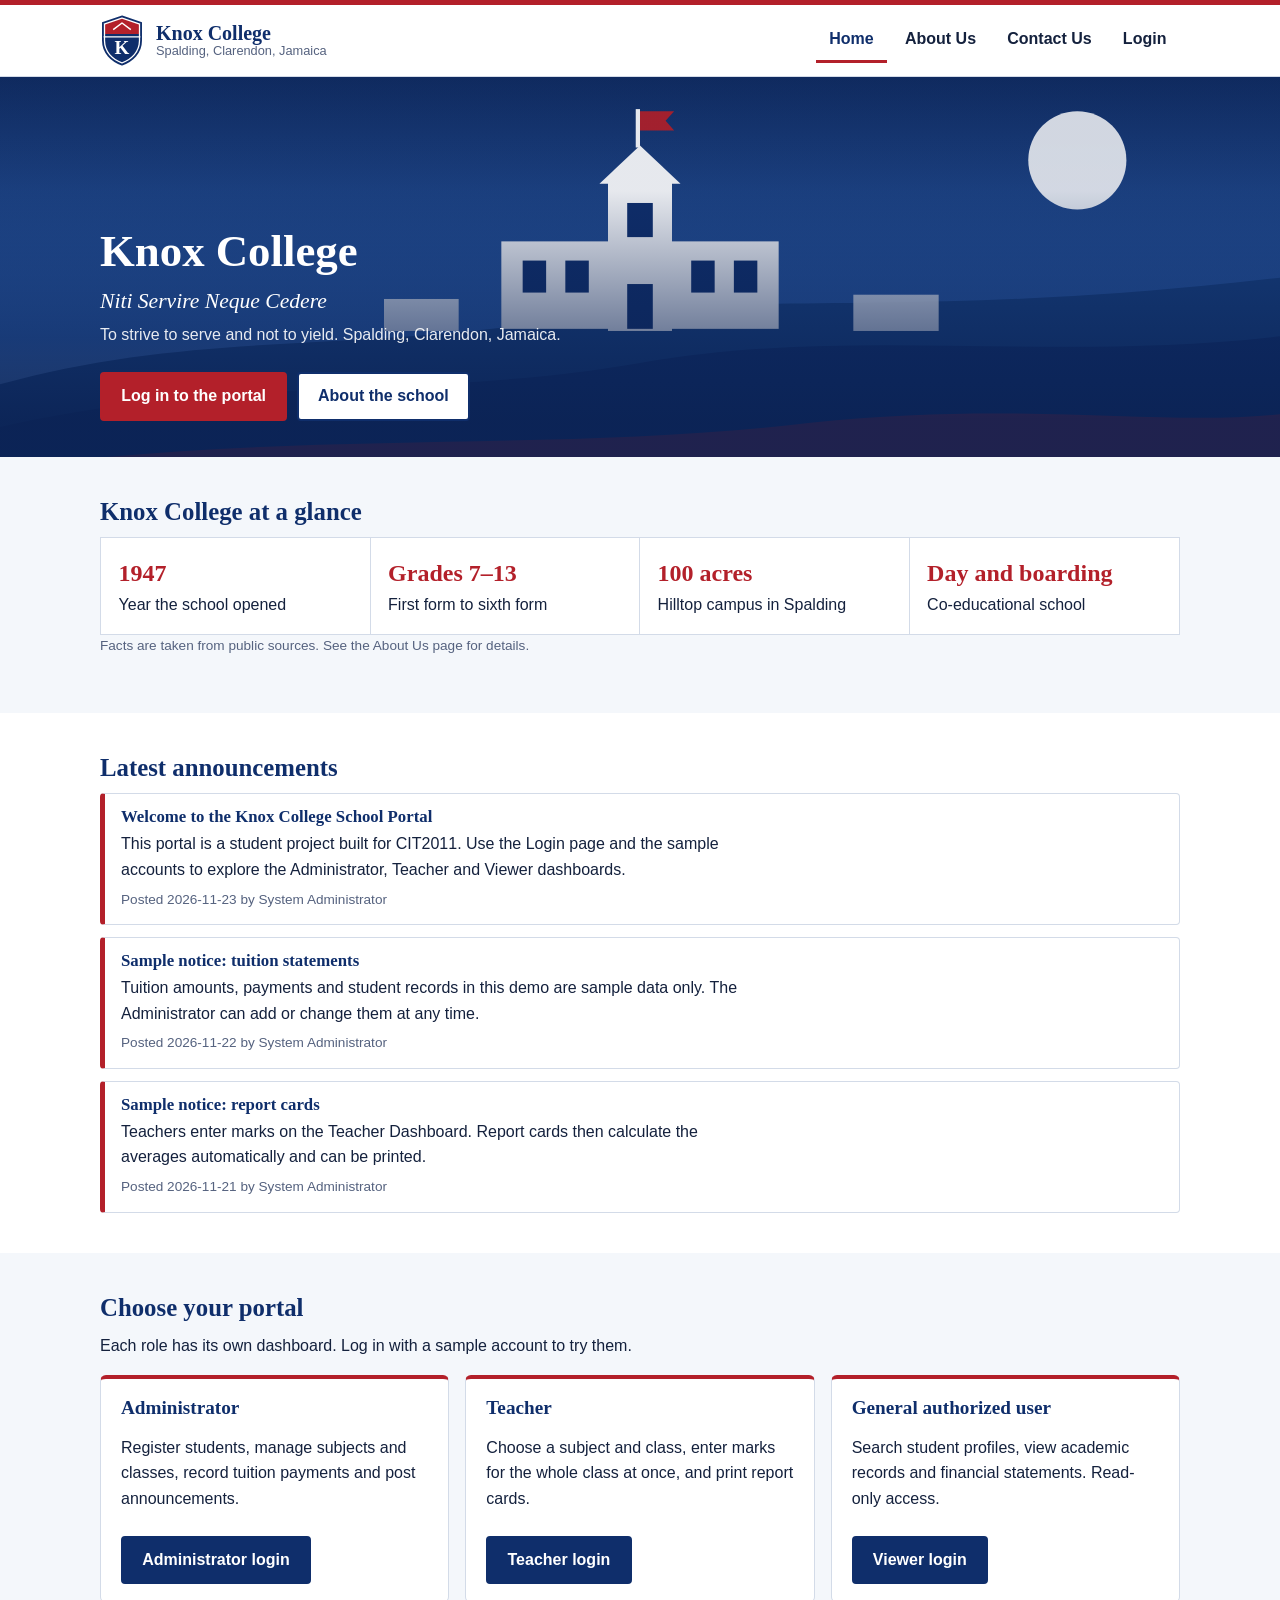
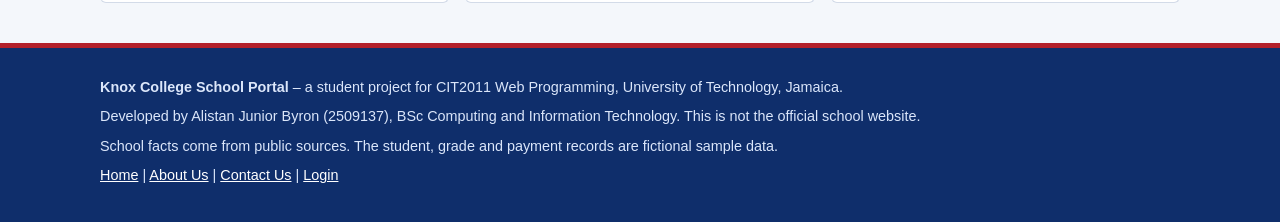
<file: index.html>
<!DOCTYPE html>
<!--
  Student:   Alistan Junior Byron
  Student ID: 2509137
  Programme: BSc Computing and Information Technology
  Course:    CIT2011 - Web Programming
  Tutor:     Miss Anuli
  Lab:       Monday, 3:00 PM - 5:00 PM
  Project:   Individual School Portal Assignment
             (Knox College, Spalding, Clarendon, Jamaica)
  FILE: index.html
  PURPOSE: Home page. Shows school facts, the latest announcements (read from localStorage) and links to the three dashboards.
-->
<html lang="en">
<head>
  <meta charset="UTF-8">
  <meta name="viewport" content="width=device-width, initial-scale=1.0">
  <meta name="description" content="School portal for Knox College, Spalding, Clarendon, Jamaica (student project).">
  <title>Knox College School Portal | Home</title>
  <link rel="icon" href="Assets/KnoxCollege_Spalding_Clarendon_logo.svg" type="image/svg+xml">
  <link rel="stylesheet" href="CSS/KnoxCollege_Spalding_Clarendon_styles.css">
</head>
<body>
  <a class="skip-link" href="#main">Skip to main content</a>
  <header class="site-header no-print">
    <div class="header-inner">
      <a class="brand" href="index.html">
        <img src="Assets/KnoxCollege_Spalding_Clarendon_logo.svg" alt="Knox College portal emblem" width="44" height="51">
        <span class="brand-name">Knox College
          <span class="brand-sub">Spalding, Clarendon, Jamaica</span>
        </span>
      </a>
      <button class="menu-button" id="menuButton" type="button" aria-expanded="false" aria-controls="navLinks">Menu</button>
      <nav aria-label="Main navigation">
        <ul class="nav-list" id="navLinks">
          <li><a href="index.html">Home</a></li>
          <li><a href="about.html">About Us</a></li>
          <li><a href="contact.html">Contact Us</a></li>
        </ul>
      </nav>
    </div>
  </header>

  <main id="main">
    <section class="hero">
      <div class="container hero-content">
        <h1>Knox College</h1>
        <p class="motto">Niti Servire Neque Cedere</p>
        <p class="motto-meaning">To strive to serve and not to yield. Spalding, Clarendon, Jamaica.</p>
        <div class="button-row">
          <a class="btn btn-red" href="login.html">Log in to the portal</a>
          <a class="btn btn-light" href="about.html">About the school</a>
        </div>
      </div>
    </section>

    <section class="section" aria-labelledby="facts-heading">
      <div class="container">
        <h2 id="facts-heading">Knox College at a glance</h2>
        <div class="fact-grid">
          <div class="fact"><strong>1947</strong>Year the school opened</div>
          <div class="fact"><strong>Grades 7&ndash;13</strong>First form to sixth form</div>
          <div class="fact"><strong>100 acres</strong>Hilltop campus in Spalding</div>
          <div class="fact"><strong>Day and boarding</strong>Co-educational school</div>
        </div>
        <p class="source-note">Facts are taken from public sources. See the About Us page for details.</p>
      </div>
    </section>

    <section class="section section-white" aria-labelledby="notice-heading">
      <div class="container">
        <h2 id="notice-heading">Latest announcements</h2>
        <ul class="notice-list" id="announcementList">
          <li>Loading announcements&hellip;</li>
        </ul>
      </div>
    </section>

    <section class="section" aria-labelledby="portal-heading">
      <div class="container">
        <h2 id="portal-heading">Choose your portal</h2>
        <p>Each role has its own dashboard. Log in with a sample account to try them.</p>
        <div class="card-grid">
          <article class="card card-accent role-card">
            <h3>Administrator</h3>
            <p>Register students, manage subjects and classes, record tuition payments and post announcements.</p>
            <a class="btn" href="login.html">Administrator login</a>
          </article>
          <article class="card card-accent role-card">
            <h3>Teacher</h3>
            <p>Choose a subject and class, enter marks for the whole class at once, and print report cards.</p>
            <a class="btn" href="login.html">Teacher login</a>
          </article>
          <article class="card card-accent role-card">
            <h3>General authorized user</h3>
            <p>Search student profiles, view academic records and financial statements. Read-only access.</p>
            <a class="btn" href="login.html">Viewer login</a>
          </article>
        </div>
      </div>
    </section>
  </main>
  <footer class="site-footer no-print">
    <div class="container">
      <p><strong>Knox College School Portal</strong> &ndash; a student project for CIT2011 Web Programming, University of Technology, Jamaica.</p>
      <p>Developed by Alistan Junior Byron (2509137), BSc Computing and Information Technology. This is not the official school website.</p>
      <p>School facts come from public sources. The student, grade and payment records are fictional sample data.</p>
      <p><a href="index.html">Home</a> | <a href="about.html">About Us</a> | <a href="contact.html">Contact Us</a> | <a href="login.html">Login</a></p>
    </div>
  </footer>
  <script defer src="JavaScript/KnoxCollege_Spalding_Clarendon_shared.js"></script>
  <script defer src="JavaScript/KnoxCollege_Spalding_Clarendon_public.js"></script>
</body>
</html>
</file>
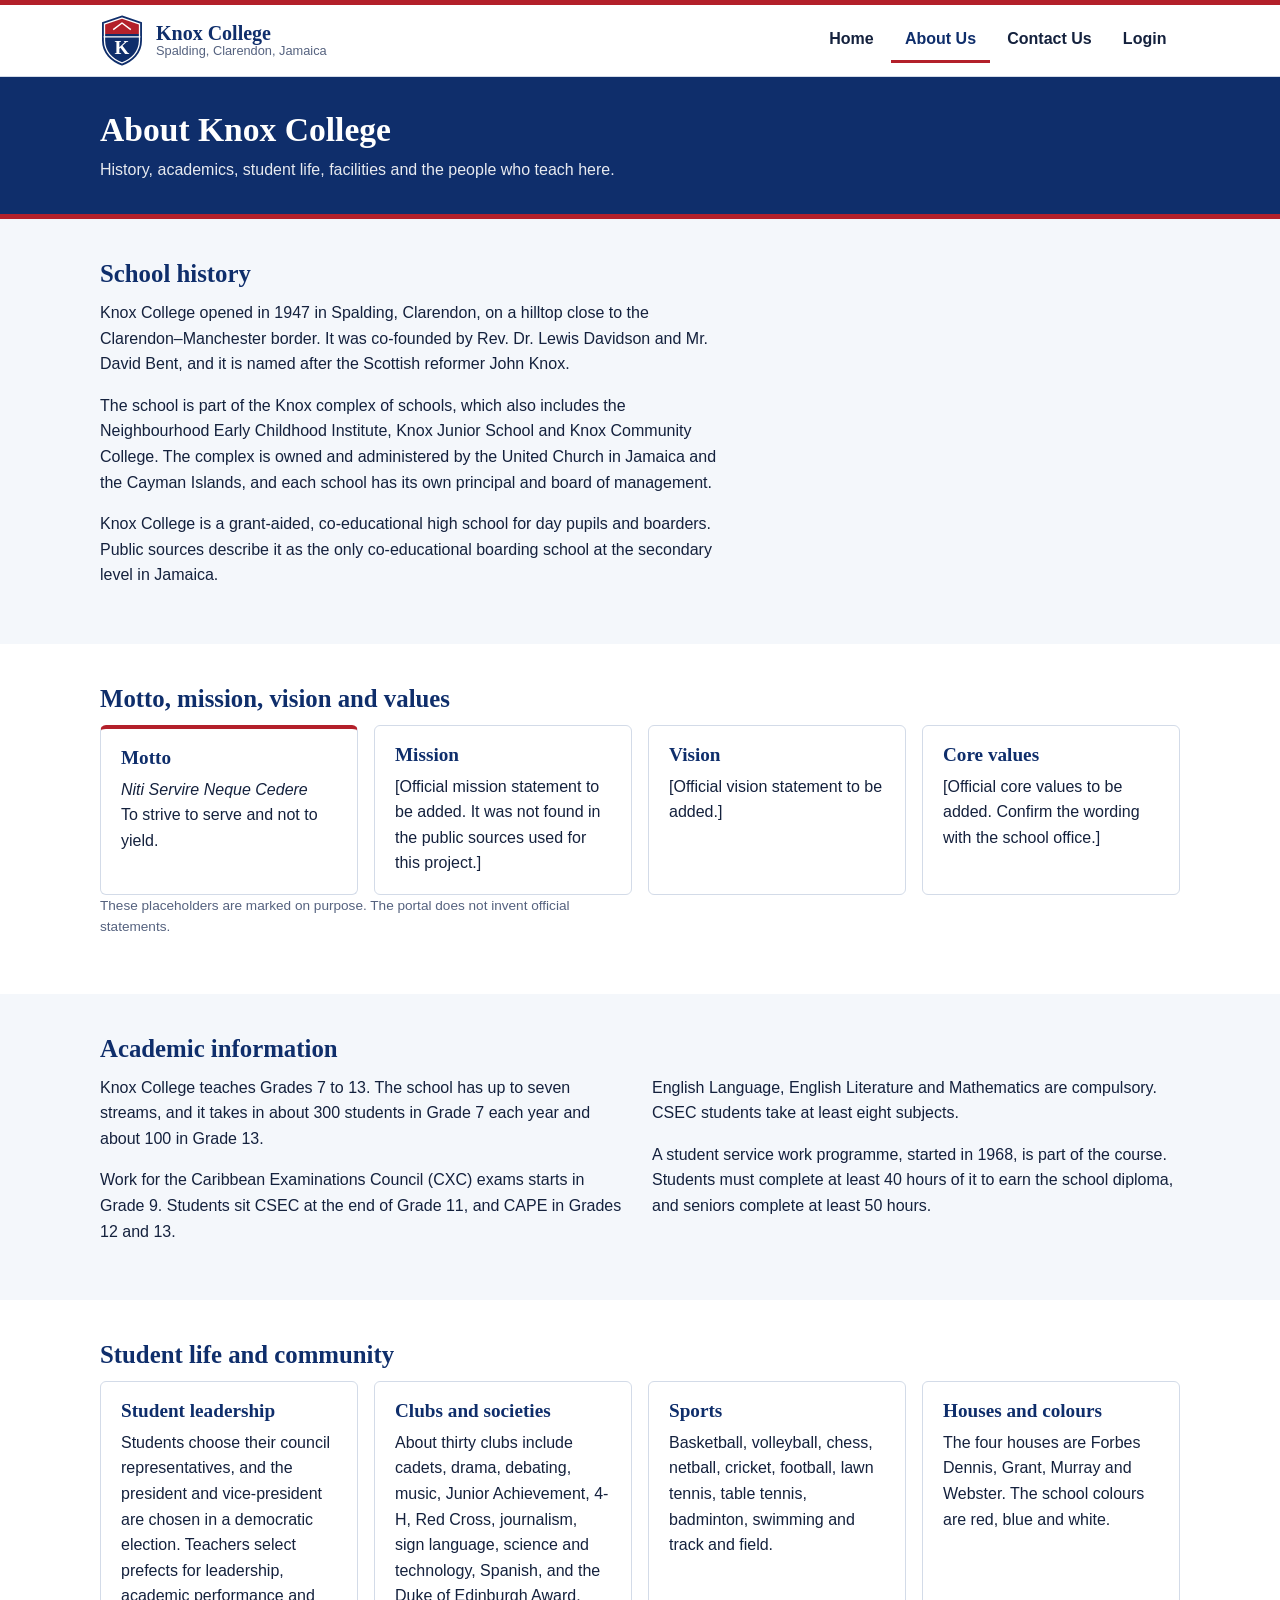
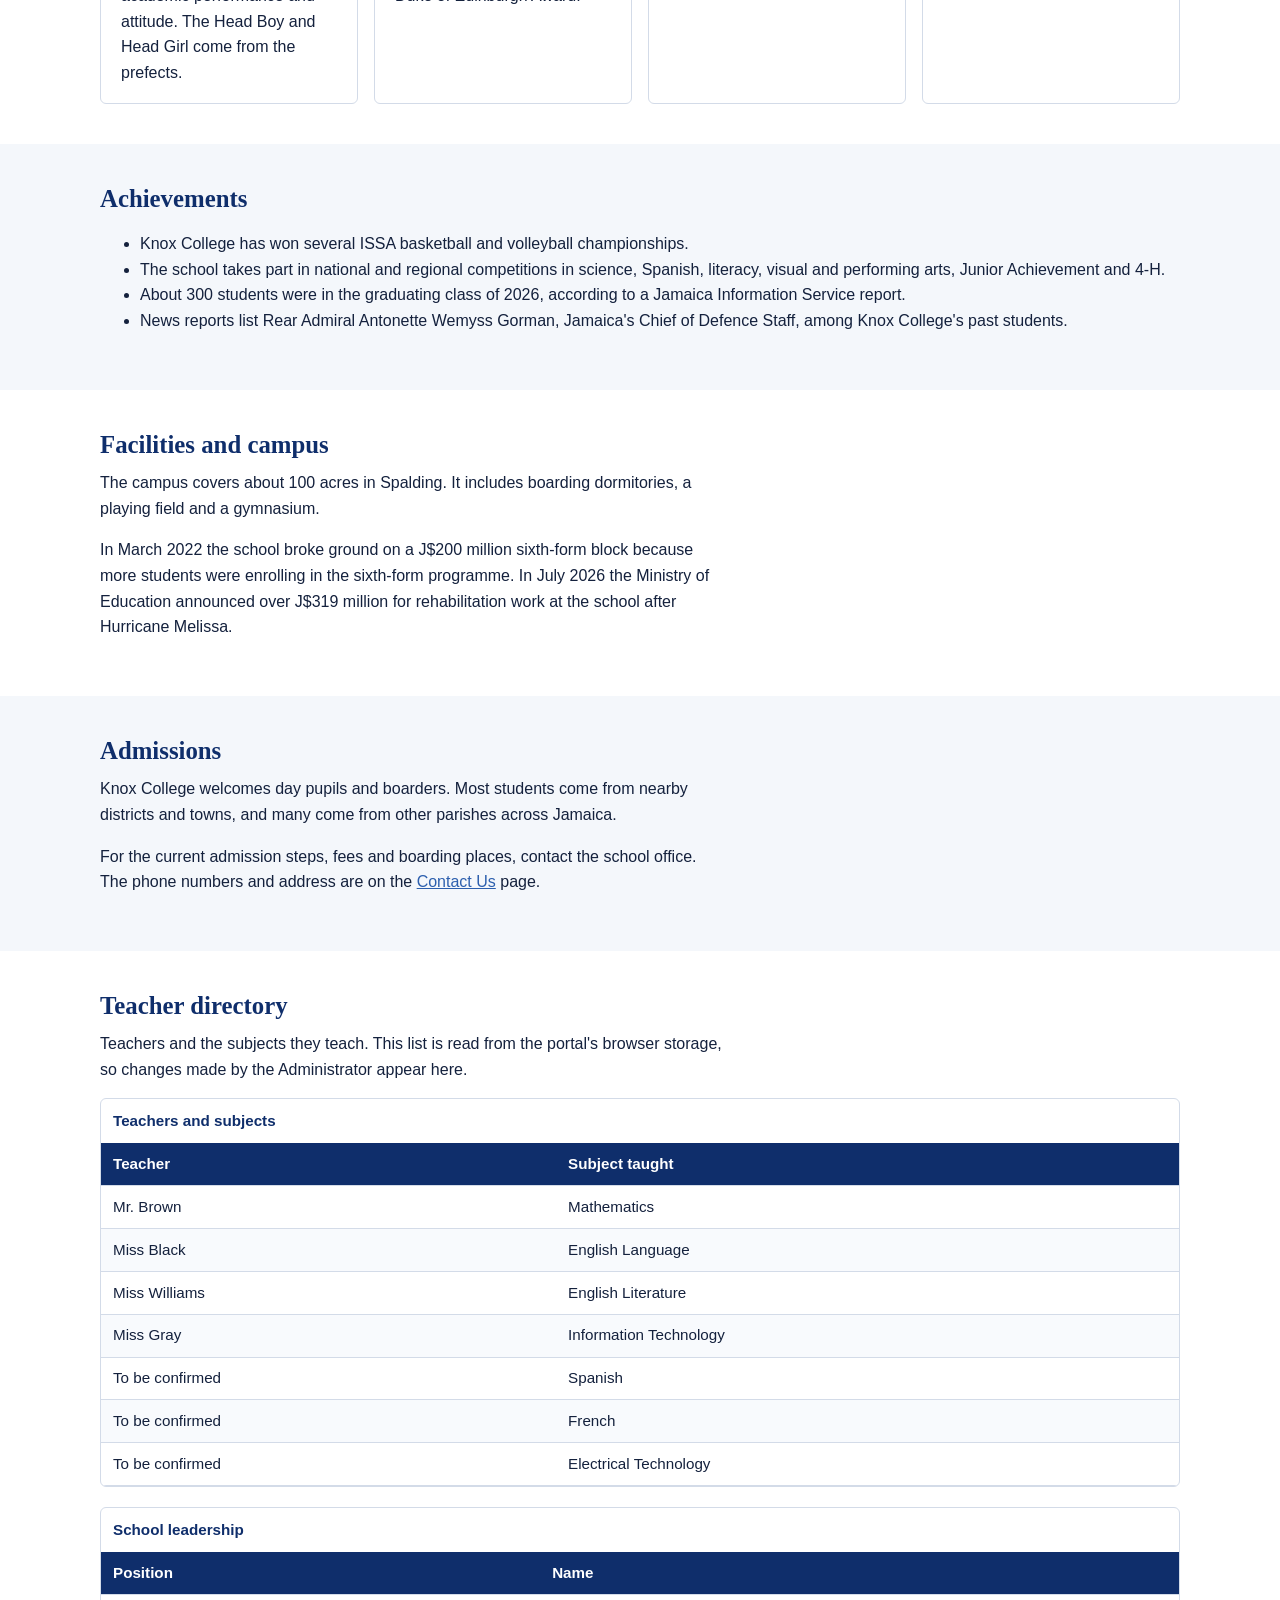
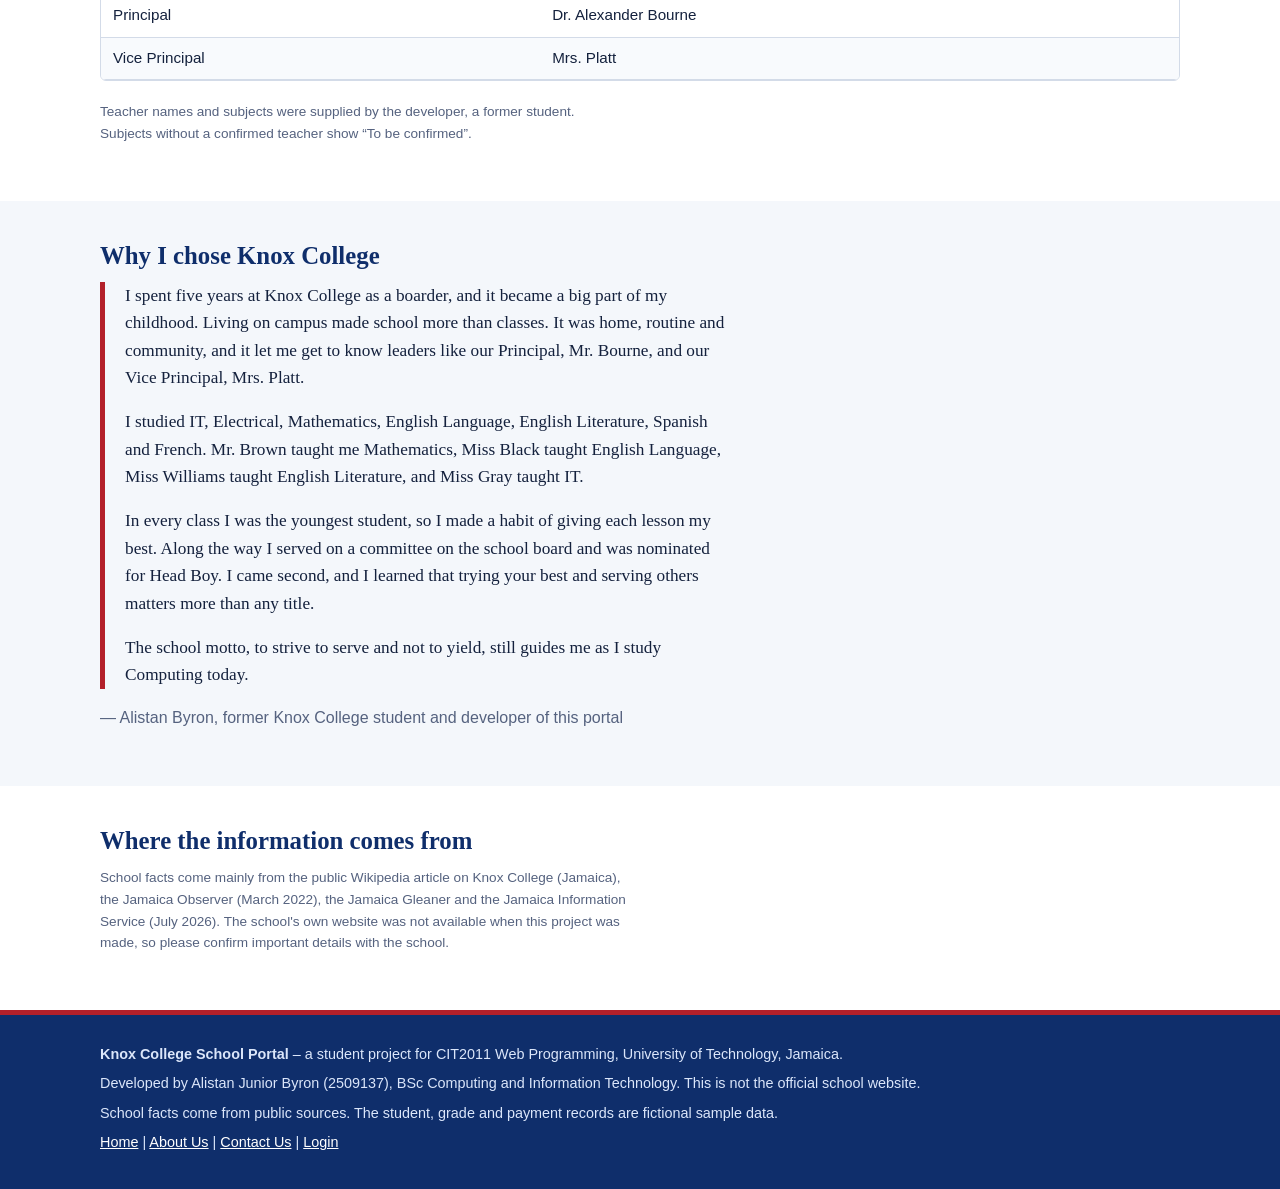
<file: about.html>
<!DOCTYPE html>
<!--
  Student:   Alistan Junior Byron
  Student ID: 2509137
  Programme: BSc Computing and Information Technology
  Course:    CIT2011 - Web Programming
  Tutor:     Miss Anuli
  Lab:       Monday, 3:00 PM - 5:00 PM
  Project:   Individual School Portal Assignment
             (Knox College, Spalding, Clarendon, Jamaica)
  FILE: about.html
  PURPOSE: About Us page. Static school information plus a teacher directory that is read from localStorage.
-->
<html lang="en">
<head>
  <meta charset="UTF-8">
  <meta name="viewport" content="width=device-width, initial-scale=1.0">
  <meta name="description" content="History, academics, student life, achievements, facilities, admissions and teachers of Knox College, Spalding, Clarendon.">
  <title>About Knox College | Knox College School Portal</title>
  <link rel="icon" href="Assets/KnoxCollege_Spalding_Clarendon_logo.svg" type="image/svg+xml">
  <link rel="stylesheet" href="CSS/KnoxCollege_Spalding_Clarendon_styles.css">
</head>
<body>
  <a class="skip-link" href="#main">Skip to main content</a>
  <header class="site-header no-print">
    <div class="header-inner">
      <a class="brand" href="index.html">
        <img src="Assets/KnoxCollege_Spalding_Clarendon_logo.svg" alt="Knox College portal emblem" width="44" height="51">
        <span class="brand-name">Knox College
          <span class="brand-sub">Spalding, Clarendon, Jamaica</span>
        </span>
      </a>
      <button class="menu-button" id="menuButton" type="button" aria-expanded="false" aria-controls="navLinks">Menu</button>
      <nav aria-label="Main navigation">
        <ul class="nav-list" id="navLinks">
          <li><a href="index.html">Home</a></li>
          <li><a href="about.html">About Us</a></li>
          <li><a href="contact.html">Contact Us</a></li>
        </ul>
      </nav>
    </div>
  </header>

  <main id="main">
    <div class="page-title">
      <div class="container">
        <h1>About Knox College</h1>
        <p>History, academics, student life, facilities and the people who teach here.</p>
      </div>
    </div>

    <section class="section" id="history" aria-labelledby="history-heading">
      <div class="container">
        <h2 id="history-heading">School history</h2>
        <p>Knox College opened in 1947 in Spalding, Clarendon, on a hilltop close to the Clarendon&ndash;Manchester border. It was co-founded by Rev. Dr. Lewis Davidson and Mr. David Bent, and it is named after the Scottish reformer John Knox.</p>
        <p>The school is part of the Knox complex of schools, which also includes the Neighbourhood Early Childhood Institute, Knox Junior School and Knox Community College. The complex is owned and administered by the United Church in Jamaica and the Cayman Islands, and each school has its own principal and board of management.</p>
        <p>Knox College is a grant-aided, co-educational high school for day pupils and boarders. Public sources describe it as the only co-educational boarding school at the secondary level in Jamaica.</p>
      </div>
    </section>

    <section class="section section-white" id="mission" aria-labelledby="mission-heading">
      <div class="container">
        <h2 id="mission-heading">Motto, mission, vision and values</h2>
        <div class="card-grid">
          <article class="card card-accent">
            <h3>Motto</h3>
            <p><em>Niti Servire Neque Cedere</em><br>To strive to serve and not to yield.</p>
          </article>
          <article class="card">
            <h3>Mission</h3>
            <p>[Official mission statement to be added. It was not found in the public sources used for this project.]</p>
          </article>
          <article class="card">
            <h3>Vision</h3>
            <p>[Official vision statement to be added.]</p>
          </article>
          <article class="card">
            <h3>Core values</h3>
            <p>[Official core values to be added. Confirm the wording with the school office.]</p>
          </article>
        </div>
        <p class="source-note">These placeholders are marked on purpose. The portal does not invent official statements.</p>
      </div>
    </section>

    <section class="section" id="academics" aria-labelledby="academics-heading">
      <div class="container">
        <h2 id="academics-heading">Academic information</h2>
        <div class="two-column">
          <div>
            <p>Knox College teaches Grades 7 to 13. The school has up to seven streams, and it takes in about 300 students in Grade 7 each year and about 100 in Grade 13.</p>
            <p>Work for the Caribbean Examinations Council (CXC) exams starts in Grade 9. Students sit CSEC at the end of Grade 11, and CAPE in Grades 12 and 13.</p>
          </div>
          <div>
            <p>English Language, English Literature and Mathematics are compulsory. CSEC students take at least eight subjects.</p>
            <p>A student service work programme, started in 1968, is part of the course. Students must complete at least 40 hours of it to earn the school diploma, and seniors complete at least 50 hours.</p>
          </div>
        </div>
      </div>
    </section>

    <section class="section section-white" id="student-life" aria-labelledby="life-heading">
      <div class="container">
        <h2 id="life-heading">Student life and community</h2>
        <div class="card-grid">
          <article class="card">
            <h3>Student leadership</h3>
            <p>Students choose their council representatives, and the president and vice-president are chosen in a democratic election. Teachers select prefects for leadership, academic performance and attitude. The Head Boy and Head Girl come from the prefects.</p>
          </article>
          <article class="card">
            <h3>Clubs and societies</h3>
            <p>About thirty clubs include cadets, drama, debating, music, Junior Achievement, 4-H, Red Cross, journalism, sign language, science and technology, Spanish, and the Duke of Edinburgh Award.</p>
          </article>
          <article class="card">
            <h3>Sports</h3>
            <p>Basketball, volleyball, chess, netball, cricket, football, lawn tennis, table tennis, badminton, swimming and track and field.</p>
          </article>
          <article class="card">
            <h3>Houses and colours</h3>
            <p>The four houses are Forbes Dennis, Grant, Murray and Webster. The school colours are red, blue and white.</p>
          </article>
        </div>
      </div>
    </section>

    <section class="section" id="achievements" aria-labelledby="achievements-heading">
      <div class="container">
        <h2 id="achievements-heading">Achievements</h2>
        <ul>
          <li>Knox College has won several ISSA basketball and volleyball championships.</li>
          <li>The school takes part in national and regional competitions in science, Spanish, literacy, visual and performing arts, Junior Achievement and 4-H.</li>
          <li>About 300 students were in the graduating class of 2026, according to a Jamaica Information Service report.</li>
          <li>News reports list Rear Admiral Antonette Wemyss Gorman, Jamaica's Chief of Defence Staff, among Knox College's past students.</li>
        </ul>
      </div>
    </section>

    <section class="section section-white" id="facilities" aria-labelledby="facilities-heading">
      <div class="container">
        <h2 id="facilities-heading">Facilities and campus</h2>
        <p>The campus covers about 100 acres in Spalding. It includes boarding dormitories, a playing field and a gymnasium.</p>
        <p>In March 2022 the school broke ground on a J$200 million sixth-form block because more students were enrolling in the sixth-form programme. In July 2026 the Ministry of Education announced over J$319 million for rehabilitation work at the school after Hurricane Melissa.</p>
      </div>
    </section>

    <section class="section" id="admissions" aria-labelledby="admissions-heading">
      <div class="container">
        <h2 id="admissions-heading">Admissions</h2>
        <p>Knox College welcomes day pupils and boarders. Most students come from nearby districts and towns, and many come from other parishes across Jamaica.</p>
        <p>For the current admission steps, fees and boarding places, contact the school office. The phone numbers and address are on the <a href="contact.html">Contact Us</a> page.</p>
      </div>
    </section>

    <section class="section section-white" id="teachers" aria-labelledby="teachers-heading">
      <div class="container">
        <h2 id="teachers-heading">Teacher directory</h2>
        <p>Teachers and the subjects they teach. This list is read from the portal's browser storage, so changes made by the Administrator appear here.</p>
        <div class="table-wrap">
          <table>
            <caption>Teachers and subjects</caption>
            <thead>
              <tr><th scope="col">Teacher</th><th scope="col">Subject taught</th></tr>
            </thead>
            <tbody id="teacherTable"></tbody>
          </table>
        </div>
        <div class="table-wrap">
          <table>
            <caption>School leadership</caption>
            <thead>
              <tr><th scope="col">Position</th><th scope="col">Name</th></tr>
            </thead>
            <tbody>
              <tr><td>Principal</td><td>Dr. Alexander Bourne</td></tr>
              <tr><td>Vice Principal</td><td>Mrs. Platt</td></tr>
            </tbody>
          </table>
        </div>
        <p class="source-note">Teacher names and subjects were supplied by the developer, a former student. Subjects without a confirmed teacher show &ldquo;To be confirmed&rdquo;.</p>
      </div>
    </section>

    <section class="section" id="story" aria-labelledby="story-heading">
      <div class="container">
        <h2 id="story-heading">Why I chose Knox College</h2>
        <div class="story">
          <p>I spent five years at Knox College as a boarder, and it became a big part of my childhood. Living on campus made school more than classes. It was home, routine and community, and it let me get to know leaders like our Principal, Mr. Bourne, and our Vice Principal, Mrs. Platt.</p>
          <p>I studied IT, Electrical, Mathematics, English Language, English Literature, Spanish and French. Mr. Brown taught me Mathematics, Miss Black taught English Language, Miss Williams taught English Literature, and Miss Gray taught IT.</p>
          <p>In every class I was the youngest student, so I made a habit of giving each lesson my best. Along the way I served on a committee on the school board and was nominated for Head Boy. I came second, and I learned that trying your best and serving others matters more than any title.</p>
          <p>The school motto, to strive to serve and not to yield, still guides me as I study Computing today.</p>
        </div>
        <p class="muted">&mdash; Alistan Byron, former Knox College student and developer of this portal</p>
      </div>
    </section>

    <section class="section section-white" aria-labelledby="sources-heading">
      <div class="container">
        <h2 id="sources-heading">Where the information comes from</h2>
        <p class="source-note">School facts come mainly from the public Wikipedia article on Knox College (Jamaica), the Jamaica Observer (March 2022), the Jamaica Gleaner and the Jamaica Information Service (July 2026). The school's own website was not available when this project was made, so please confirm important details with the school.</p>
      </div>
    </section>
  </main>
  <footer class="site-footer no-print">
    <div class="container">
      <p><strong>Knox College School Portal</strong> &ndash; a student project for CIT2011 Web Programming, University of Technology, Jamaica.</p>
      <p>Developed by Alistan Junior Byron (2509137), BSc Computing and Information Technology. This is not the official school website.</p>
      <p>School facts come from public sources. The student, grade and payment records are fictional sample data.</p>
      <p><a href="index.html">Home</a> | <a href="about.html">About Us</a> | <a href="contact.html">Contact Us</a> | <a href="login.html">Login</a></p>
    </div>
  </footer>
  <script defer src="JavaScript/KnoxCollege_Spalding_Clarendon_shared.js"></script>
  <script defer src="JavaScript/KnoxCollege_Spalding_Clarendon_public.js"></script>
</body>
</html>
</file>
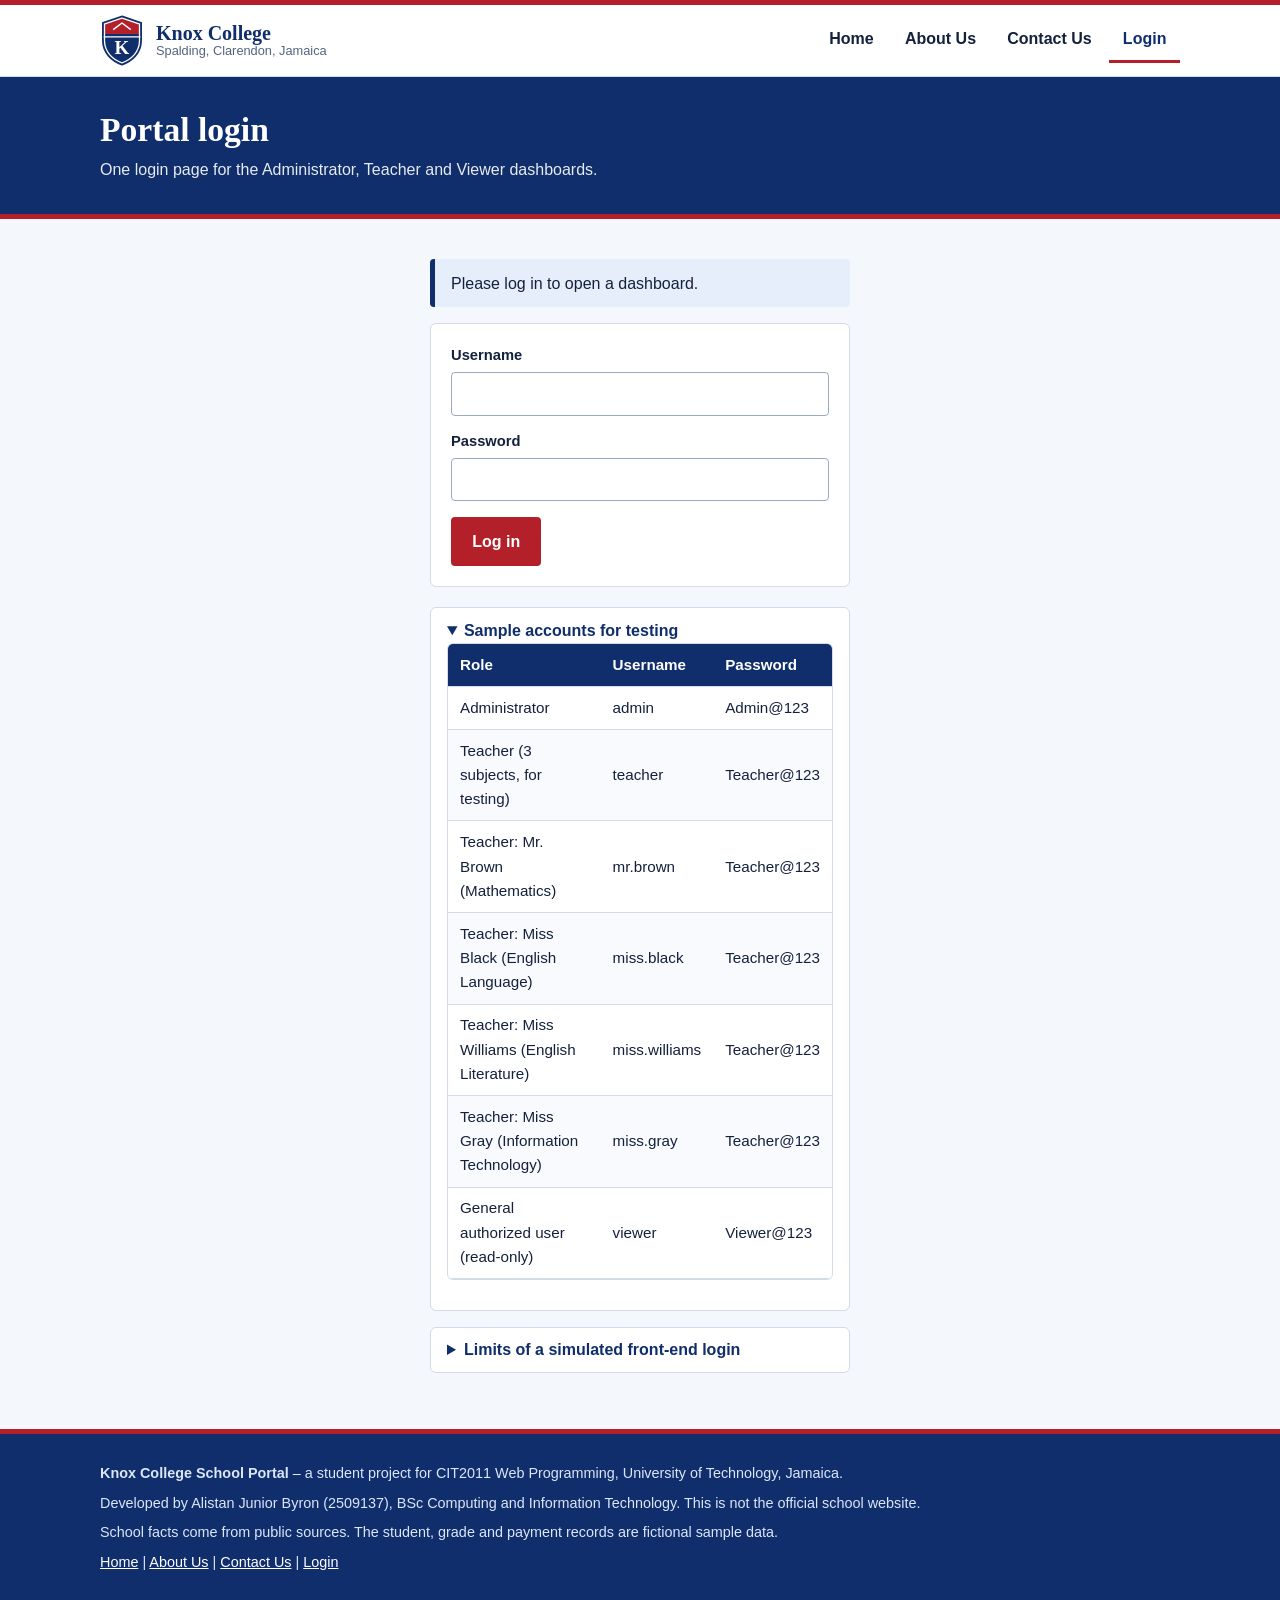
<file: admin-dashboard.html>
<!DOCTYPE html>
<!--
  Student:   Alistan Junior Byron
  Student ID: 2509137
  Programme: BSc Computing and Information Technology
  Course:    CIT2011 - Web Programming
  Tutor:     Miss Anuli
  Lab:       Monday, 3:00 PM - 5:00 PM
  Project:   Individual School Portal Assignment
             (Knox College, Spalding, Clarendon, Jamaica)
  FILE: admin-dashboard.html
  PURPOSE: Administrator dashboard. Student CRUD, classes, subjects, grades, tuition ledger, payments, announcements and messages.
-->
<html lang="en">
<head>
  <meta charset="UTF-8">
  <meta name="viewport" content="width=device-width, initial-scale=1.0">
  <meta name="description" content="Administrator dashboard for the Knox College School Portal.">
  <title>Administrator Dashboard | Knox College School Portal</title>
  <link rel="icon" href="Assets/KnoxCollege_Spalding_Clarendon_logo.svg" type="image/svg+xml">
  <link rel="stylesheet" href="CSS/KnoxCollege_Spalding_Clarendon_styles.css">
</head>
<body class="guard">
  <a class="skip-link" href="#main">Skip to main content</a>
  <header class="site-header no-print">
    <div class="header-inner">
      <a class="brand" href="index.html">
        <img src="Assets/KnoxCollege_Spalding_Clarendon_logo.svg" alt="Knox College portal emblem" width="44" height="51">
        <span class="brand-name">Knox College
          <span class="brand-sub">Spalding, Clarendon, Jamaica</span>
        </span>
      </a>
      <button class="menu-button" id="menuButton" type="button" aria-expanded="false" aria-controls="navLinks">Menu</button>
      <nav aria-label="Main navigation">
        <ul class="nav-list" id="navLinks">
          <li><a href="index.html">Home</a></li>
          <li><a href="about.html">About Us</a></li>
          <li><a href="contact.html">Contact Us</a></li>
        </ul>
      </nav>
    </div>
  </header>

  <main id="main">
    <div class="dashboard">
      <aside class="sidebar no-print" aria-label="Administrator menu">
        <h2>Administrator</h2>
        <p id="welcomeText">Signed in</p>
        <button type="button" data-section="overview">Overview</button>
        <button type="button" data-section="students">Students</button>
        <button type="button" data-section="classes">Classes and subjects</button>
        <button type="button" data-section="grades">Grades</button>
        <button type="button" data-section="finance">Tuition and payments</button>
        <button type="button" data-section="announcements">Announcements</button>
        <button type="button" data-section="messages">Messages</button>
      </aside>

      <div class="content">

        <!-- ===== OVERVIEW ===== -->
        <section class="panel-section" id="section-overview" aria-labelledby="overview-heading">
          <div class="panel-heading"><h1 id="overview-heading">Overview</h1></div>
          <div class="stat-cards">
            <div class="stat-card"><span class="stat-number" id="statStudents">0</span><span class="stat-label">Students</span></div>
            <div class="stat-card"><span class="stat-number" id="statBilled">J$0.00</span><span class="stat-label">Tuition billed</span></div>
            <div class="stat-card stat-green"><span class="stat-number" id="statCollected">J$0.00</span><span class="stat-label">Tuition collected</span></div>
            <div class="stat-card stat-red"><span class="stat-number" id="statBalance">J$0.00</span><span class="stat-label">Balance still owed</span></div>
          </div>
          <div class="stat-cards">
            <div class="stat-card stat-green"><span class="stat-number" id="statPaid">0</span><span class="stat-label">Students: Paid</span></div>
            <div class="stat-card stat-amber"><span class="stat-number" id="statPending">0</span><span class="stat-label">Students: Pending</span></div>
            <div class="stat-card stat-red"><span class="stat-number" id="statOutstanding">0</span><span class="stat-label">Students: Outstanding</span></div>
          </div>
          <div class="table-wrap">
            <table>
              <caption>Class summary</caption>
              <thead>
                <tr><th scope="col">Class</th><th scope="col">Students</th><th scope="col">Class average</th><th scope="col">Fees outstanding</th></tr>
              </thead>
              <tbody id="classSummaryTable"></tbody>
            </table>
          </div>
          <div class="form-card">
            <h3>System tools</h3>
            <p>Put the sample records back to how they were when the portal was first opened. This deletes any changes you made.</p>
            <div id="resetMessage" hidden></div>
            <button class="btn btn-danger" type="button" id="resetButton">Reset sample data</button>
          </div>
        </section>

        <!-- ===== STUDENTS ===== -->
        <section class="panel-section" id="section-students" aria-labelledby="students-heading" hidden>
          <div class="panel-heading"><h1 id="students-heading">Student registry</h1></div>
          <div id="studentMessage" hidden></div>

          <form id="studentForm" class="form-card" novalidate>
            <h3 id="studentFormTitle">Register a new student</h3>
            <div class="form-grid">
              <div class="field">
                <label for="studentId">Student ID</label>
                <div class="inline-field">
                  <input type="text" id="studentId" maxlength="7" placeholder="KC26013" autocomplete="off">
                  <button type="button" class="btn btn-light btn-small" id="generateId">Next ID</button>
                </div>
                <span class="hint">KC followed by 5 digits</span>
              </div>
              <div class="field"><label for="firstName">First name</label><input type="text" id="firstName" maxlength="40"></div>
              <div class="field"><label for="lastName">Last name</label><input type="text" id="lastName" maxlength="40"></div>
              <div class="field"><label for="dob">Date of birth</label><input type="date" id="dob"></div>
              <div class="field"><label for="gender">Gender</label>
                <select id="gender"><option value="">Choose</option><option>Female</option><option>Male</option></select></div>
              <div class="field"><label for="residence">Residence</label>
                <select id="residence"><option value="">Choose</option><option>Day Student</option><option>Boarder</option></select></div>
              <div class="field"><label for="classId">Class</label><select id="classId"></select></div>
              <div class="field"><label for="semester">Semester</label><select id="semester"></select></div>
              <div class="field"><label for="guardianName">Guardian name</label><input type="text" id="guardianName" maxlength="40"></div>
              <div class="field"><label for="guardianPhone">Guardian phone</label><input type="tel" id="guardianPhone" placeholder="876-555-0123"></div>
              <div class="field"><label for="email">Email <span class="hint">(optional)</span></label><input type="email" id="email"></div>
              <div class="field"><label for="tuitionDue">Tuition due (J$)</label><input type="number" id="tuitionDue" min="0" step="0.01" value="90000"></div>
              <div class="field"><label for="dueDate">Tuition due date</label><input type="date" id="dueDate"></div>
              <div class="field field-wide"><label for="address">Address <span class="hint">(optional)</span></label><input type="text" id="address" maxlength="100"></div>
            </div>
            <div class="button-row">
              <button class="btn btn-red" type="submit" id="studentSave">Save student</button>
              <button class="btn btn-light" type="button" id="studentCancel" hidden>Cancel edit</button>
              <button class="btn btn-light" type="button" id="studentClear">Clear form</button>
            </div>
          </form>

          <div class="toolbar">
            <div class="field"><label for="studentSearch">Search by name or ID</label><input type="search" id="studentSearch"></div>
            <div class="field"><label for="studentClassFilter">Class</label><select id="studentClassFilter"></select></div>
            <div class="field"><label for="studentSemesterFilter">Semester</label><select id="studentSemesterFilter"></select></div>
          </div>
          <p id="studentCount" class="muted"></p>
          <div class="table-wrap">
            <table class="nowrap">
              <caption>Registered students</caption>
              <thead>
                <tr><th scope="col">ID</th><th scope="col">Name</th><th scope="col">Class</th><th scope="col">Semester</th><th scope="col">Residence</th><th scope="col">Guardian phone</th><th scope="col">Actions</th></tr>
              </thead>
              <tbody id="studentTable"></tbody>
            </table>
          </div>
          <div class="form-card" id="studentProfile" hidden></div>
        </section>

        <!-- ===== CLASSES AND SUBJECTS ===== -->
        <section class="panel-section" id="section-classes" aria-labelledby="classes-heading" hidden>
          <div class="panel-heading"><h1 id="classes-heading">Classes and subjects</h1></div>
          <div id="classSubjectMessage" hidden></div>
          <div class="two-column">
            <div>
              <form id="classForm" class="form-card" novalidate>
                <h3>Add a class</h3>
                <div class="field"><label for="className">Class name</label><input type="text" id="className" maxlength="30" placeholder="Grade 12A"></div>
                <p></p>
                <button class="btn" type="submit">Add class</button>
              </form>
              <div class="table-wrap">
                <table>
                  <caption>Classes</caption>
                  <thead><tr><th scope="col">Class</th><th scope="col">Students</th><th scope="col">Action</th></tr></thead>
                  <tbody id="classTable"></tbody>
                </table>
              </div>
            </div>
            <div>
              <form id="subjectForm" class="form-card" novalidate>
                <h3>Add a subject</h3>
                <div class="form-grid">
                  <div class="field"><label for="subjectName">Subject name</label><input type="text" id="subjectName" maxlength="40"></div>
                  <div class="field"><label for="subjectCode">Short code</label><input type="text" id="subjectCode" maxlength="6" placeholder="BIO"></div>
                  <div class="field field-wide"><label for="subjectTeacher">Teacher</label><select id="subjectTeacher"></select></div>
                </div>
                <button class="btn" type="submit">Add subject</button>
              </form>
              <div class="table-wrap">
                <table>
                  <caption>Subjects</caption>
                  <thead><tr><th scope="col">Code</th><th scope="col">Subject</th><th scope="col">Teacher</th><th scope="col">Action</th></tr></thead>
                  <tbody id="subjectTable"></tbody>
                </table>
              </div>
            </div>
          </div>
        </section>

        <!-- ===== GRADES ===== -->
        <section class="panel-section" id="section-grades" aria-labelledby="grades-heading" hidden>
          <div class="panel-heading"><h1 id="grades-heading">Academic matrix: grades</h1></div>
          <p>Choose a subject, class and semester, then load the students to enter or edit their marks. Marks are out of 100. Leave a box empty if there is no mark yet.</p>
          <div id="gradeMessage" hidden></div>
          <div class="toolbar">
            <div class="field"><label for="gradeSubject">Subject</label><select id="gradeSubject"></select></div>
            <div class="field"><label for="gradeClass">Class</label><select id="gradeClass"></select></div>
            <div class="field"><label for="gradeSemester">Semester</label><select id="gradeSemester"></select></div>
            <div class="field"><button class="btn" type="button" id="gradeLoad">Load students</button></div>
          </div>
          <div class="table-wrap">
            <table>
              <caption id="gradeCaption">Marks</caption>
              <thead>
                <tr><th scope="col">ID</th><th scope="col">Student</th><th scope="col">Test 1</th><th scope="col">Test 2</th><th scope="col">Exam</th><th scope="col">Average</th><th scope="col">Grade</th></tr>
              </thead>
              <tbody id="gradeTable"><tr><td colspan="7" class="empty-note">Choose a subject, class and semester, then press Load students.</td></tr></tbody>
            </table>
          </div>
          <button class="btn btn-red" type="button" id="gradeSave" hidden>Save all marks</button>
        </section>

        <!-- ===== FINANCE ===== -->
        <section class="panel-section" id="section-finance" aria-labelledby="finance-heading" hidden>
          <div class="panel-heading"><h1 id="finance-heading">Tuition and payments</h1></div>
          <div id="paymentMessage" hidden></div>
          <form id="paymentForm" class="form-card" novalidate>
            <h3>Record a payment</h3>
            <div class="form-grid">
              <div class="field"><label for="payStudent">Student</label><select id="payStudent"></select></div>
              <div class="field"><label for="payAmount">Amount (J$)</label><input type="number" id="payAmount" min="0.01" step="0.01"></div>
              <div class="field"><label for="payDate">Payment date</label><input type="date" id="payDate"></div>
              <div class="field"><label for="payMethod">Method</label><select id="payMethod"></select></div>
              <div class="field field-wide"><label for="payNote">Note <span class="hint">(optional)</span></label><input type="text" id="payNote" maxlength="60"></div>
            </div>
            <button class="btn btn-red" type="submit">Record payment</button>
          </form>

          <h2>Tuition ledger</h2>
          <p><strong>Paid</strong> means nothing is left to pay. <strong>Pending</strong> means a balance remains and the due date has not passed. <strong>Outstanding</strong> means a balance remains and the due date has passed.</p>
          <div class="toolbar">
            <div class="field"><label for="ledgerSearch">Search by name or ID</label><input type="search" id="ledgerSearch"></div>
            <div class="field"><label for="ledgerStatus">Status</label>
              <select id="ledgerStatus"><option value="">All statuses</option><option>Paid</option><option>Pending</option><option>Outstanding</option></select></div>
          </div>
          <div class="table-wrap">
            <table class="nowrap">
              <caption>Student tuition accounts</caption>
              <thead>
                <tr><th scope="col">ID</th><th scope="col">Student</th><th scope="col">Class</th><th scope="col">Tuition due</th><th scope="col">Paid</th><th scope="col">Balance</th><th scope="col">Due date</th><th scope="col">Status</th><th scope="col">Statement</th></tr>
              </thead>
              <tbody id="ledgerTable"></tbody>
            </table>
          </div>
          <div class="form-card" id="statementBox" hidden></div>

          <h2>Payment history</h2>
          <div class="table-wrap">
            <table>
              <caption>All payments, newest first</caption>
              <thead>
                <tr><th scope="col">Date</th><th scope="col">Student</th><th scope="col">Amount</th><th scope="col">Method</th><th scope="col">Note</th><th scope="col">Action</th></tr>
              </thead>
              <tbody id="paymentTable"></tbody>
            </table>
          </div>
        </section>

        <!-- ===== ANNOUNCEMENTS ===== -->
        <section class="panel-section" id="section-announcements" aria-labelledby="ann-heading" hidden>
          <div class="panel-heading"><h1 id="ann-heading">Announcements</h1></div>
          <div id="announcementMessage" hidden></div>
          <form id="announcementForm" class="form-card" novalidate>
            <h3>Post an announcement</h3>
            <div class="form-grid">
              <div class="field field-wide"><label for="annTitle">Title</label><input type="text" id="annTitle" maxlength="80"></div>
              <div class="field field-wide"><label for="annText">Message</label><textarea id="annText" maxlength="300"></textarea></div>
            </div>
            <button class="btn" type="submit">Post announcement</button>
          </form>
          <div class="table-wrap">
            <table>
              <caption>Posted announcements</caption>
              <thead><tr><th scope="col">Date</th><th scope="col">Title</th><th scope="col">Message</th><th scope="col">Action</th></tr></thead>
              <tbody id="announcementTable"></tbody>
            </table>
          </div>
        </section>

        <!-- ===== MESSAGES ===== -->
        <section class="panel-section" id="section-messages" aria-labelledby="msg-heading" hidden>
          <div class="panel-heading"><h1 id="msg-heading">Messages from the Contact Us page</h1></div>
          <div class="table-wrap">
            <table>
              <caption>Saved messages, newest first</caption>
              <thead><tr><th scope="col">Date</th><th scope="col">Name</th><th scope="col">Email</th><th scope="col">Phone</th><th scope="col">Subject</th><th scope="col">Message</th><th scope="col">Action</th></tr></thead>
              <tbody id="messageTable"></tbody>
            </table>
          </div>
        </section>

      </div>
    </div>
  </main>
  <footer class="site-footer no-print">
    <div class="container">
      <p><strong>Knox College School Portal</strong> &ndash; a student project for CIT2011 Web Programming, University of Technology, Jamaica.</p>
      <p>Developed by Alistan Junior Byron (2509137), BSc Computing and Information Technology. This is not the official school website.</p>
      <p>School facts come from public sources. The student, grade and payment records are fictional sample data.</p>
      <p><a href="index.html">Home</a> | <a href="about.html">About Us</a> | <a href="contact.html">Contact Us</a> | <a href="login.html">Login</a></p>
    </div>
  </footer>
  <script defer src="JavaScript/KnoxCollege_Spalding_Clarendon_shared.js"></script>
  <script defer src="JavaScript/KnoxCollege_Spalding_Clarendon_admin.js"></script>
</body>
</html>
</file>
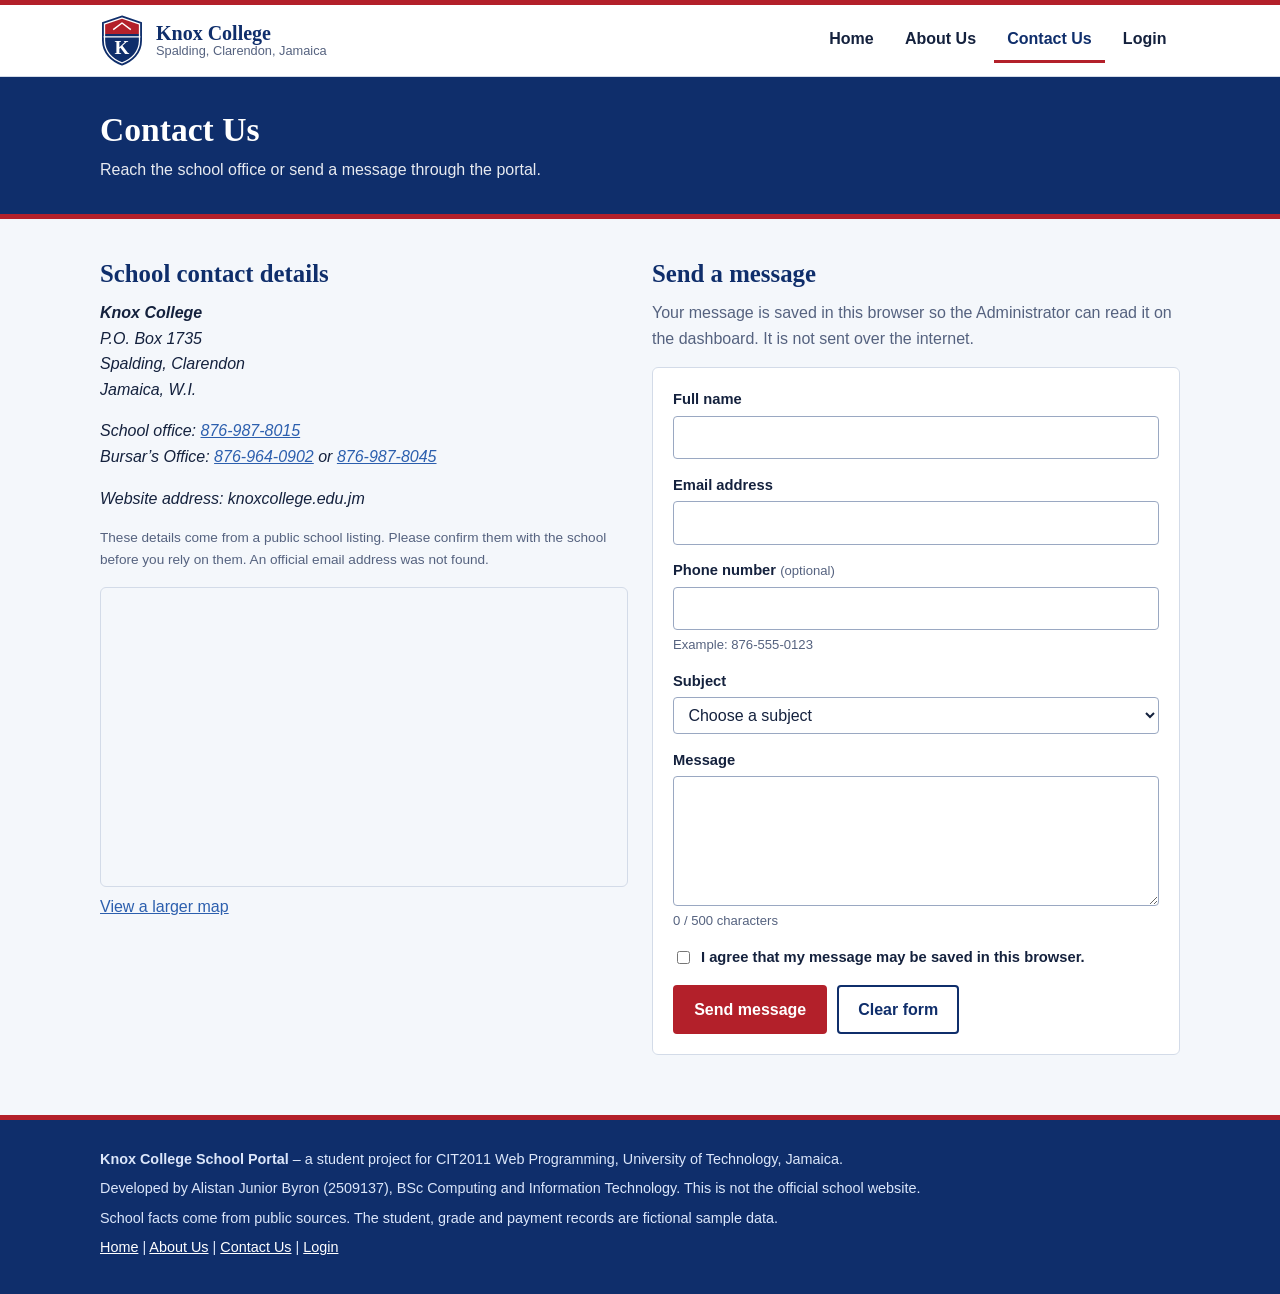
<file: contact.html>
<!DOCTYPE html>
<!--
  Student:   Alistan Junior Byron
  Student ID: 2509137
  Programme: BSc Computing and Information Technology
  Course:    CIT2011 - Web Programming
  Tutor:     Miss Anuli
  Lab:       Monday, 3:00 PM - 5:00 PM
  Project:   Individual School Portal Assignment
             (Knox College, Spalding, Clarendon, Jamaica)
  FILE: contact.html
  PURPOSE: Contact page. Shows school contact details and a message form that uses HTML5 validation (required, pattern, minlength) and saves to localStorage.
-->
<html lang="en">
<head>
  <meta charset="UTF-8">
  <meta name="viewport" content="width=device-width, initial-scale=1.0">
  <meta name="description" content="Contact details and message form for Knox College, Spalding, Clarendon.">
  <title>Contact Us | Knox College School Portal</title>
  <link rel="icon" href="Assets/KnoxCollege_Spalding_Clarendon_logo.svg" type="image/svg+xml">
  <link rel="stylesheet" href="CSS/KnoxCollege_Spalding_Clarendon_styles.css">
</head>
<body>
  <a class="skip-link" href="#main">Skip to main content</a>
  <header class="site-header no-print">
    <div class="header-inner">
      <a class="brand" href="index.html">
        <img src="Assets/KnoxCollege_Spalding_Clarendon_logo.svg" alt="Knox College portal emblem" width="44" height="51">
        <span class="brand-name">Knox College
          <span class="brand-sub">Spalding, Clarendon, Jamaica</span>
        </span>
      </a>
      <button class="menu-button" id="menuButton" type="button" aria-expanded="false" aria-controls="navLinks">Menu</button>
      <nav aria-label="Main navigation">
        <ul class="nav-list" id="navLinks">
          <li><a href="index.html">Home</a></li>
          <li><a href="about.html">About Us</a></li>
          <li><a href="contact.html">Contact Us</a></li>
        </ul>
      </nav>
    </div>
  </header>

  <main id="main">
    <div class="page-title">
      <div class="container">
        <h1>Contact Us</h1>
        <p>Reach the school office or send a message through the portal.</p>
      </div>
    </div>

    <section class="section">
      <div class="container two-column">
        <div>
          <h2>School contact details</h2>
          <address>
            <p><strong>Knox College</strong><br>
            P.O. Box 1735<br>
            Spalding, Clarendon<br>
            Jamaica, W.I.</p>
            <p>School office: <a href="tel:+18769878015">876-987-8015</a><br>
            Bursar&rsquo;s Office: <a href="tel:+18769640902">876-964-0902</a> or <a href="tel:+18769878045">876-987-8045</a></p>
            <p>Website address: knoxcollege.edu.jm</p>
          </address>
          <p class="source-note">These details come from a public school listing. Please confirm them with the school before you rely on them. An official email address was not found.</p>
          <iframe class="map-frame" title="Map showing Knox College in Spalding, Clarendon" loading="lazy"
            src="https://www.openstreetmap.org/export/embed.html?bbox=-77.4663858%2C18.144663%2C-77.4423858%2C18.158663&amp;layer=mapnik&amp;marker=18.151663%2C-77.4543858"></iframe>
          <p><a href="https://www.openstreetmap.org/?mlat=18.151663&amp;mlon=-77.4543858#map=16/18.151663/-77.4543858">View a larger map</a></p>
        </div>

        <div>
          <h2>Send a message</h2>
          <p class="muted">Your message is saved in this browser so the Administrator can read it on the dashboard. It is not sent over the internet.</p>
          <div id="contactMessage" hidden></div>
          <form id="contactForm" class="form-card" novalidate>
            <div class="form-grid">
              <div class="field field-wide">
                <label for="contactName">Full name</label>
                <input type="text" id="contactName" name="contactName" required
                  pattern="[A-Za-z][A-Za-z .'\-]{1,39}"
                  title="Use 2 to 40 letters. Spaces, full stops, apostrophes and hyphens are allowed."
                  autocomplete="name">
              </div>
              <div class="field field-wide">
                <label for="contactEmail">Email address</label>
                <input type="email" id="contactEmail" name="contactEmail" required
                  pattern="[^\s@]+@[^\s@]+\.[^\s@]+"
                  title="Enter an email address such as name@example.com"
                  autocomplete="email">
              </div>
              <div class="field field-wide">
                <label for="contactPhone">Phone number <span class="hint">(optional)</span></label>
                <input type="tel" id="contactPhone" name="contactPhone"
                  pattern="(\+?1[\- ]?)?\(?[0-9]{3}\)?[\- ]?[0-9]{3}[\- ]?[0-9]{4}"
                  title="Use a 10-digit number such as 876-555-0123"
                  autocomplete="tel">
                <span class="hint">Example: 876-555-0123</span>
              </div>
              <div class="field field-wide">
                <label for="contactSubject">Subject</label>
                <select id="contactSubject" name="contactSubject" required>
                  <option value="">Choose a subject</option>
                  <option>Admissions enquiry</option>
                  <option>Tuition and payments</option>
                  <option>Academic records</option>
                  <option>General question</option>
                  <option>Feedback on this portal</option>
                </select>
              </div>
              <div class="field field-wide">
                <label for="contactText">Message</label>
                <textarea id="contactText" name="contactText" required minlength="10" maxlength="500"
                  title="Write between 10 and 500 characters."></textarea>
                <span class="hint" id="charCount">0 / 500 characters</span>
              </div>
              <div class="field field-wide">
                <label class="inline-field" for="contactConsent">
                  <input type="checkbox" id="contactConsent" name="contactConsent" required>
                  I agree that my message may be saved in this browser.
                </label>
              </div>
            </div>
            <div class="button-row">
              <button class="btn btn-red" type="submit">Send message</button>
              <button class="btn btn-light" type="reset" id="contactReset">Clear form</button>
            </div>
          </form>
        </div>
      </div>
    </section>
  </main>
  <footer class="site-footer no-print">
    <div class="container">
      <p><strong>Knox College School Portal</strong> &ndash; a student project for CIT2011 Web Programming, University of Technology, Jamaica.</p>
      <p>Developed by Alistan Junior Byron (2509137), BSc Computing and Information Technology. This is not the official school website.</p>
      <p>School facts come from public sources. The student, grade and payment records are fictional sample data.</p>
      <p><a href="index.html">Home</a> | <a href="about.html">About Us</a> | <a href="contact.html">Contact Us</a> | <a href="login.html">Login</a></p>
    </div>
  </footer>
  <script defer src="JavaScript/KnoxCollege_Spalding_Clarendon_shared.js"></script>
  <script defer src="JavaScript/KnoxCollege_Spalding_Clarendon_public.js"></script>
</body>
</html>
</file>
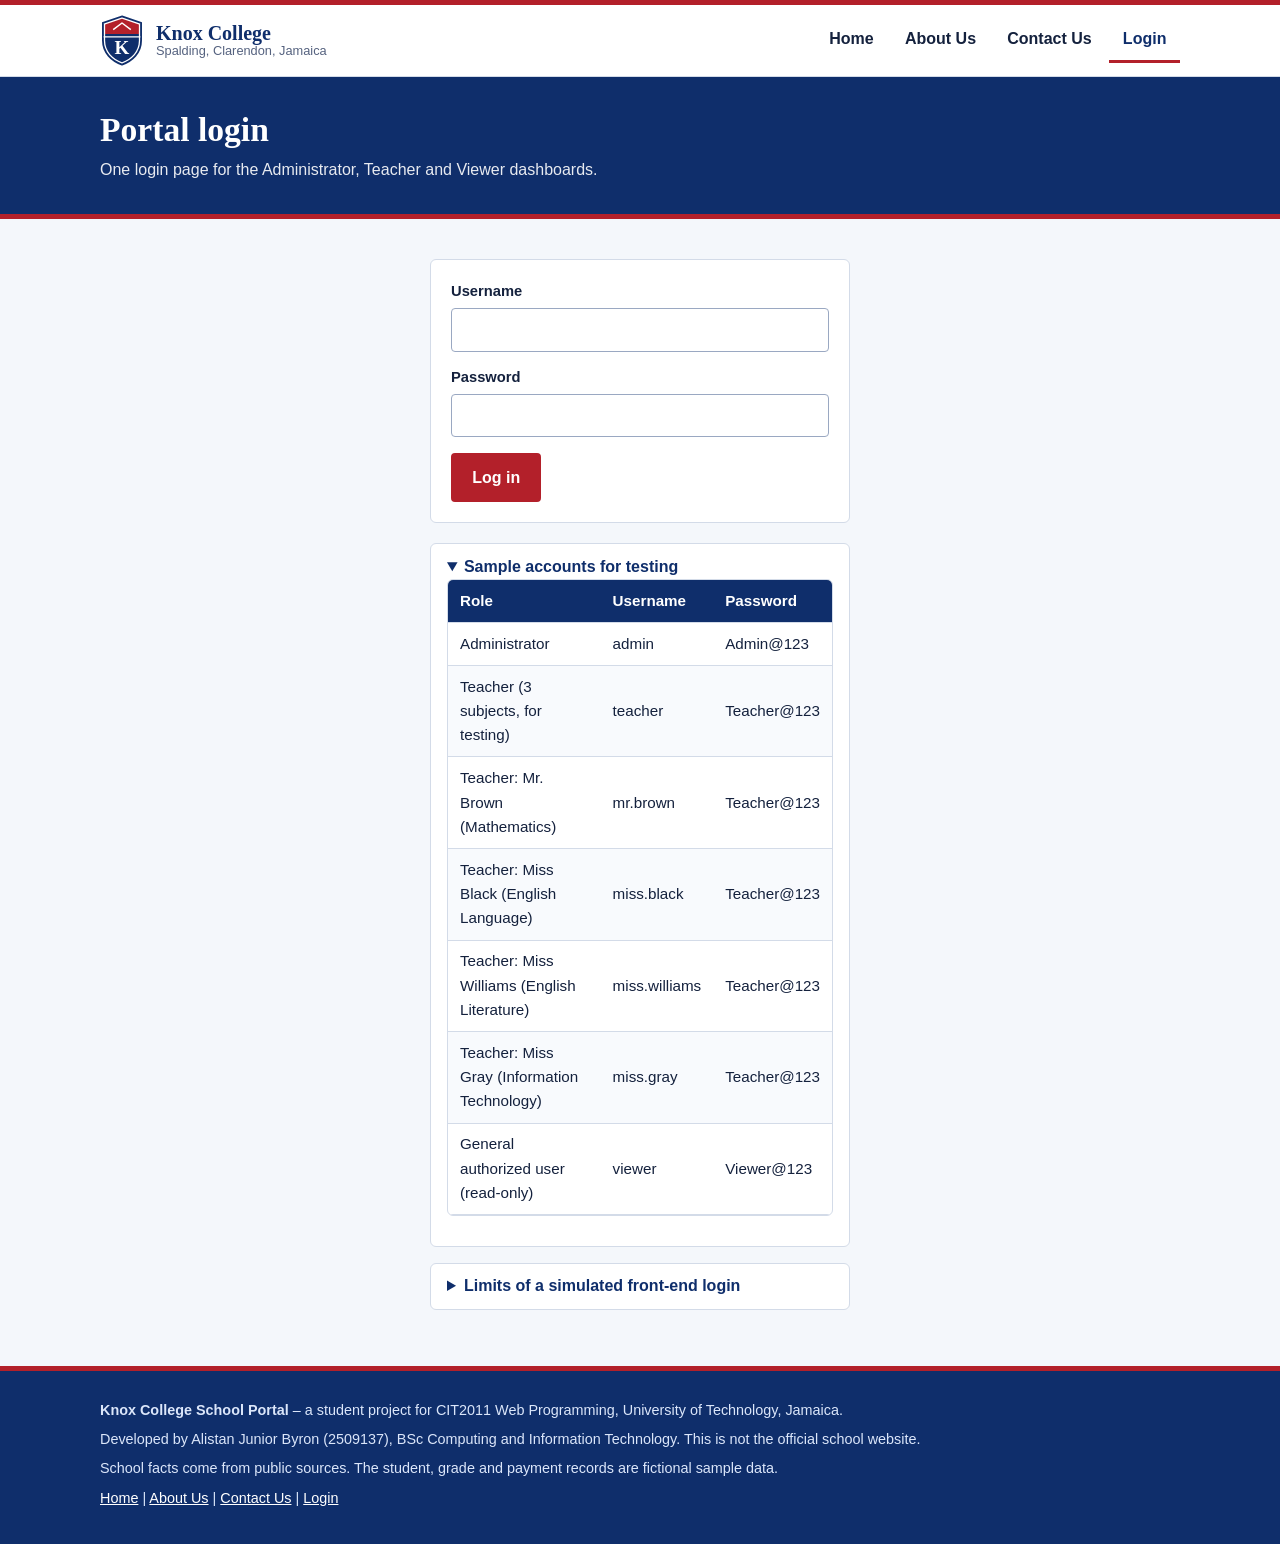
<file: login.html>
<!DOCTYPE html>
<!--
  Student:   Alistan Junior Byron
  Student ID: 2509137
  Programme: BSc Computing and Information Technology
  Course:    CIT2011 - Web Programming
  Tutor:     Miss Anuli
  Lab:       Monday, 3:00 PM - 5:00 PM
  Project:   Individual School Portal Assignment
             (Knox College, Spalding, Clarendon, Jamaica)
  FILE: login.html
  PURPOSE: Login page. Checks the simulated accounts stored in localStorage and sends each role to its own dashboard.
-->
<html lang="en">
<head>
  <meta charset="UTF-8">
  <meta name="viewport" content="width=device-width, initial-scale=1.0">
  <meta name="description" content="Log in to the Knox College School Portal as administrator, teacher or viewer.">
  <title>Login | Knox College School Portal</title>
  <link rel="icon" href="Assets/KnoxCollege_Spalding_Clarendon_logo.svg" type="image/svg+xml">
  <link rel="stylesheet" href="CSS/KnoxCollege_Spalding_Clarendon_styles.css">
</head>
<body>
  <a class="skip-link" href="#main">Skip to main content</a>
  <header class="site-header no-print">
    <div class="header-inner">
      <a class="brand" href="index.html">
        <img src="Assets/KnoxCollege_Spalding_Clarendon_logo.svg" alt="Knox College portal emblem" width="44" height="51">
        <span class="brand-name">Knox College
          <span class="brand-sub">Spalding, Clarendon, Jamaica</span>
        </span>
      </a>
      <button class="menu-button" id="menuButton" type="button" aria-expanded="false" aria-controls="navLinks">Menu</button>
      <nav aria-label="Main navigation">
        <ul class="nav-list" id="navLinks">
          <li><a href="index.html">Home</a></li>
          <li><a href="about.html">About Us</a></li>
          <li><a href="contact.html">Contact Us</a></li>
        </ul>
      </nav>
    </div>
  </header>

  <main id="main">
    <div class="page-title">
      <div class="container">
        <h1>Portal login</h1>
        <p>One login page for the Administrator, Teacher and Viewer dashboards.</p>
      </div>
    </div>

    <section class="section">
      <div class="container login-box">
        <div id="loginMessage" hidden></div>
        <div id="signedInBox" class="message" hidden>
          <span id="signedInText"></span>
          <div class="button-row">
            <a class="btn btn-small" id="signedInLink" href="login.html">Go to my dashboard</a>
            <button class="btn btn-small btn-light" type="button" id="signedInLogout">Log out</button>
          </div>
        </div>

        <form id="loginForm" class="form-card" novalidate>
          <div class="form-grid">
            <div class="field field-wide">
              <label for="username">Username</label>
              <input type="text" id="username" name="username" required autocomplete="username">
            </div>
            <div class="field field-wide">
              <label for="password">Password</label>
              <input type="password" id="password" name="password" required autocomplete="current-password">
            </div>
          </div>
          <button class="btn btn-red" type="submit">Log in</button>
        </form>

        <details open>
          <summary>Sample accounts for testing</summary>
          <div class="table-wrap">
            <table>
              <thead>
                <tr><th scope="col">Role</th><th scope="col">Username</th><th scope="col">Password</th></tr>
              </thead>
              <tbody>
                <tr><td>Administrator</td><td>admin</td><td>Admin@123</td></tr>
                <tr><td>Teacher (3 subjects, for testing)</td><td>teacher</td><td>Teacher@123</td></tr>
                <tr><td>Teacher: Mr. Brown (Mathematics)</td><td>mr.brown</td><td>Teacher@123</td></tr>
                <tr><td>Teacher: Miss Black (English Language)</td><td>miss.black</td><td>Teacher@123</td></tr>
                <tr><td>Teacher: Miss Williams (English Literature)</td><td>miss.williams</td><td>Teacher@123</td></tr>
                <tr><td>Teacher: Miss Gray (Information Technology)</td><td>miss.gray</td><td>Teacher@123</td></tr>
                <tr><td>General authorized user (read-only)</td><td>viewer</td><td>Viewer@123</td></tr>
              </tbody>
            </table>
          </div>
        </details>

        <details>
          <summary>Limits of a simulated front-end login</summary>
          <p>This login only pretends to be secure. It is a front-end simulation made with HTML, CSS and JavaScript, with no server.</p>
          <ul>
            <li>The usernames and passwords are stored in the browser as plain text. Anyone can read them with the developer tools.</li>
            <li>The dashboards check the saved role in the browser. A person who knows how to edit browser storage could change their role.</li>
            <li>There is no password hashing, no account lockout and no secure session. The session is only a note in sessionStorage that disappears when the tab closes.</li>
            <li>Real systems check passwords on a server, store them hashed and send data over HTTPS.</li>
          </ul>
        </details>
      </div>
    </section>
  </main>
  <footer class="site-footer no-print">
    <div class="container">
      <p><strong>Knox College School Portal</strong> &ndash; a student project for CIT2011 Web Programming, University of Technology, Jamaica.</p>
      <p>Developed by Alistan Junior Byron (2509137), BSc Computing and Information Technology. This is not the official school website.</p>
      <p>School facts come from public sources. The student, grade and payment records are fictional sample data.</p>
      <p><a href="index.html">Home</a> | <a href="about.html">About Us</a> | <a href="contact.html">Contact Us</a> | <a href="login.html">Login</a></p>
    </div>
  </footer>
  <script defer src="JavaScript/KnoxCollege_Spalding_Clarendon_shared.js"></script>
  <script defer src="JavaScript/KnoxCollege_Spalding_Clarendon_login.js"></script>
</body>
</html>
</file>
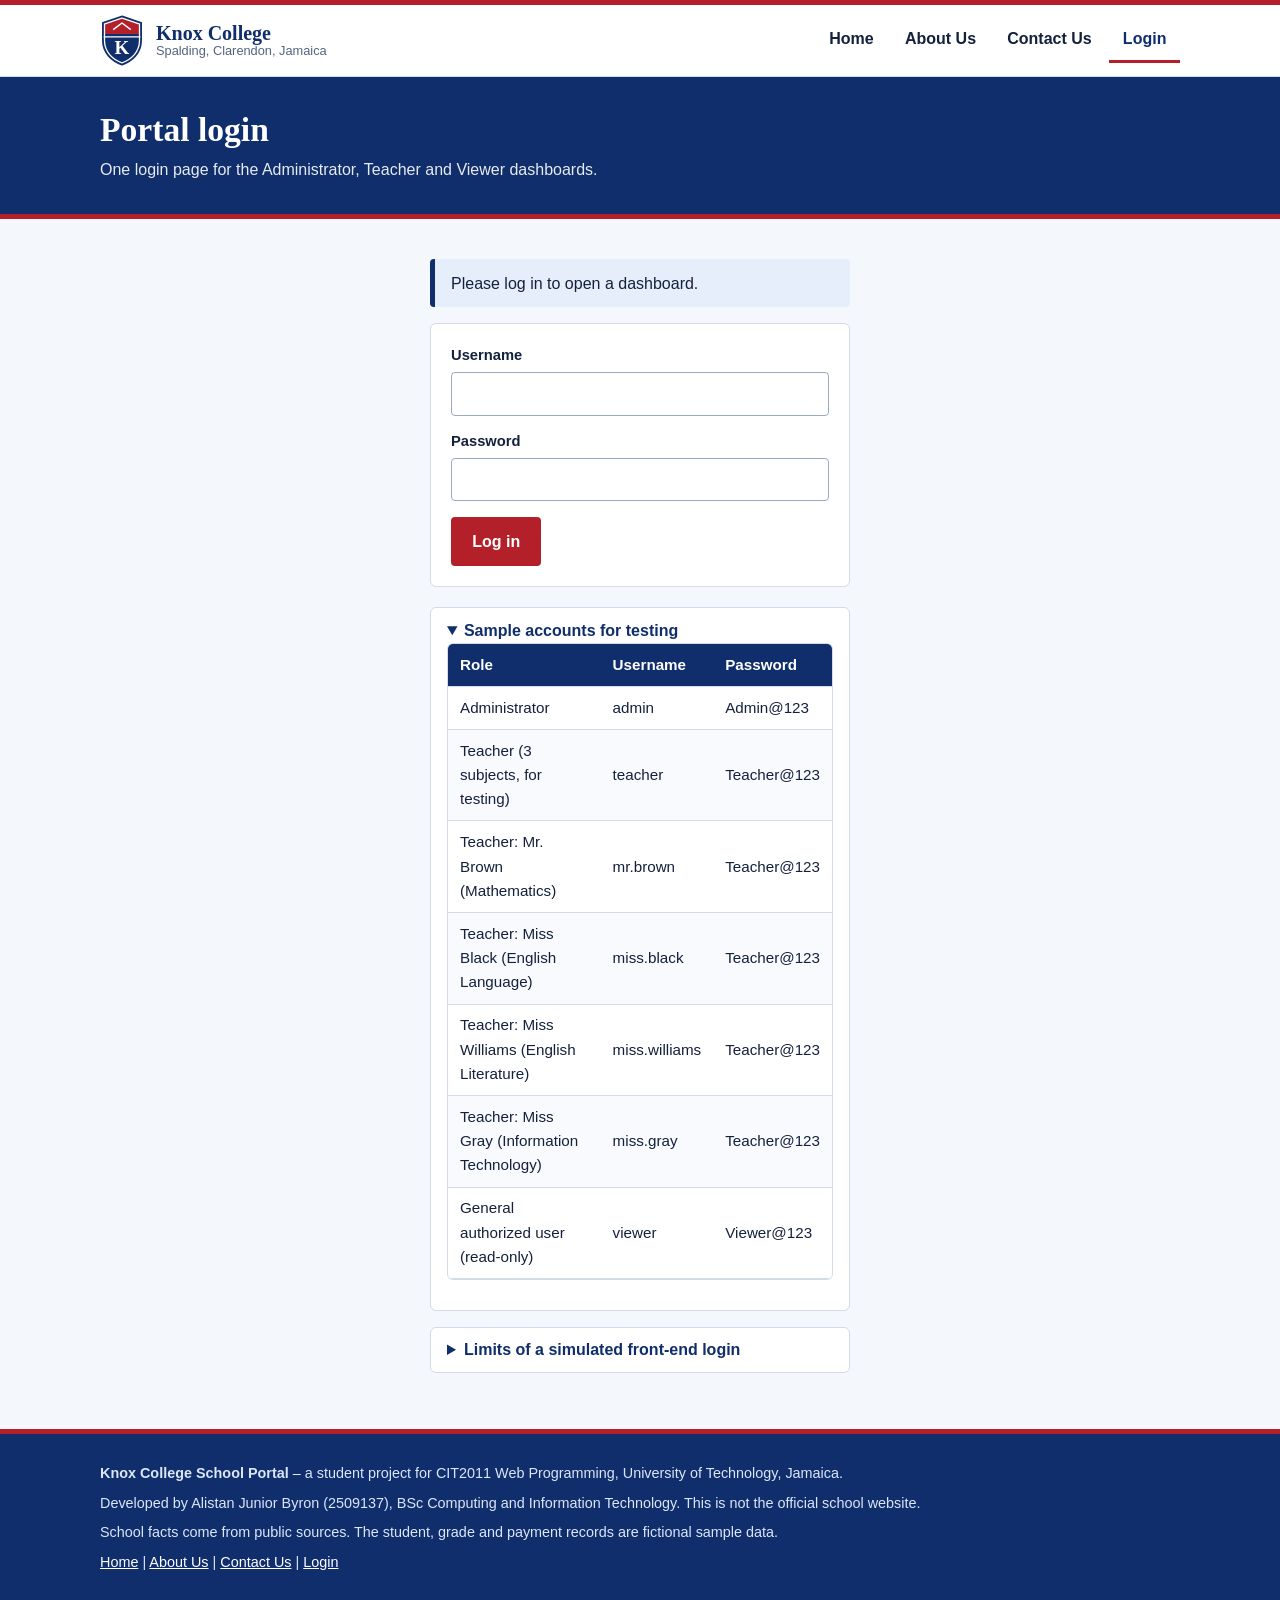
<file: teacher-dashboard.html>
<!DOCTYPE html>
<!--
  Student:   Alistan Junior Byron
  Student ID: 2509137
  Programme: BSc Computing and Information Technology
  Course:    CIT2011 - Web Programming
  Tutor:     Miss Anuli
  Lab:       Monday, 3:00 PM - 5:00 PM
  Project:   Individual School Portal Assignment
             (Knox College, Spalding, Clarendon, Jamaica)
  FILE: teacher-dashboard.html
  PURPOSE: Teacher dashboard. Subject, class and semester steps, batch grade entry with validation, and printable report cards.
-->
<html lang="en">
<head>
  <meta charset="UTF-8">
  <meta name="viewport" content="width=device-width, initial-scale=1.0">
  <meta name="description" content="Teacher dashboard for the Knox College School Portal.">
  <title>Teacher Dashboard | Knox College School Portal</title>
  <link rel="icon" href="Assets/KnoxCollege_Spalding_Clarendon_logo.svg" type="image/svg+xml">
  <link rel="stylesheet" href="CSS/KnoxCollege_Spalding_Clarendon_styles.css">
</head>
<body class="guard">
  <a class="skip-link" href="#main">Skip to main content</a>
  <header class="site-header no-print">
    <div class="header-inner">
      <a class="brand" href="index.html">
        <img src="Assets/KnoxCollege_Spalding_Clarendon_logo.svg" alt="Knox College portal emblem" width="44" height="51">
        <span class="brand-name">Knox College
          <span class="brand-sub">Spalding, Clarendon, Jamaica</span>
        </span>
      </a>
      <button class="menu-button" id="menuButton" type="button" aria-expanded="false" aria-controls="navLinks">Menu</button>
      <nav aria-label="Main navigation">
        <ul class="nav-list" id="navLinks">
          <li><a href="index.html">Home</a></li>
          <li><a href="about.html">About Us</a></li>
          <li><a href="contact.html">Contact Us</a></li>
        </ul>
      </nav>
    </div>
  </header>

  <main id="main">
    <div class="dashboard">
      <aside class="sidebar no-print" aria-label="Teacher menu">
        <h2>Teacher</h2>
        <p id="welcomeText">Signed in</p>
        <button type="button" data-section="enter">Enter grades</button>
        <button type="button" data-section="reports">Report cards</button>
      </aside>

      <div class="content">

        <!-- ===== GRADE ENTRY ===== -->
        <section class="panel-section no-print" id="section-enter" aria-labelledby="enter-heading">
          <div class="panel-heading"><h1 id="enter-heading">Enter grades</h1></div>
          <p>Work through the three steps, then load your students. Marks are out of 100. Leave a box empty if there is no mark yet.</p>
          <div id="teacherMessage" hidden></div>

          <div class="steps">
            <fieldset>
              <legend>Step 1: Subject</legend>
              <label for="tSubject">Subject you teach</label>
              <select id="tSubject"></select>
            </fieldset>
            <fieldset id="step2" disabled>
              <legend>Step 2: Class</legend>
              <label for="tClass">Class</label>
              <select id="tClass"></select>
            </fieldset>
            <fieldset id="step3" disabled>
              <legend>Step 3: Semester</legend>
              <label for="tSemester">Semester</label>
              <select id="tSemester"></select>
            </fieldset>
          </div>
          <div class="button-row">
            <button class="btn" type="button" id="tLoad" disabled>Load students</button>
          </div>

          <div id="gradeArea" hidden>
            <h2 id="gradeTitle">Marks</h2>
            <div class="toolbar">
              <div class="field"><label for="tSearch">Find a student</label><input type="search" id="tSearch" placeholder="Name or ID"></div>
              <div class="field"><label class="inline-field" for="tMissing"><input type="checkbox" id="tMissing"> Only students with a missing mark</label></div>
            </div>
            <p id="tCount" class="muted"></p>
            <div class="table-wrap">
              <table>
                <caption>Marks for the chosen class</caption>
                <thead>
                  <tr><th scope="col">ID</th><th scope="col">Student</th><th scope="col">Test 1</th><th scope="col">Test 2</th><th scope="col">Exam</th><th scope="col">Average</th><th scope="col">Grade</th></tr>
                </thead>
                <tbody id="tGradeTable"></tbody>
              </table>
            </div>
            <div class="button-row">
              <button class="btn btn-red" type="button" id="tSave">Save all marks</button>
            </div>
            <p id="tClassAverage" class="muted"></p>
          </div>
        </section>

        <!-- ===== REPORT CARDS ===== -->
        <section class="panel-section" id="section-reports" aria-labelledby="reports-heading" hidden>
          <div class="no-print">
            <div class="panel-heading"><h1 id="reports-heading">Report cards</h1></div>
            <p>Choose a class, student and semester. The averages are worked out automatically from the saved marks.</p>
            <div id="reportMessage" hidden></div>
            <div class="toolbar">
              <div class="field"><label for="rClass">Class</label><select id="rClass"></select></div>
              <div class="field"><label for="rStudent">Student</label><select id="rStudent"></select></div>
              <div class="field"><label for="rSemester">Semester</label><select id="rSemester"></select></div>
              <div class="field"><button class="btn" type="button" id="rGenerate">Generate report card</button></div>
            </div>
          </div>
          <div id="reportArea" hidden>
            <div class="button-row no-print">
              <button class="btn btn-red" type="button" id="rPrint">Print report card</button>
            </div>
            <p></p>
            <article class="report-card" id="reportCard"></article>
          </div>
        </section>

      </div>
    </div>
  </main>
  <footer class="site-footer no-print">
    <div class="container">
      <p><strong>Knox College School Portal</strong> &ndash; a student project for CIT2011 Web Programming, University of Technology, Jamaica.</p>
      <p>Developed by Alistan Junior Byron (2509137), BSc Computing and Information Technology. This is not the official school website.</p>
      <p>School facts come from public sources. The student, grade and payment records are fictional sample data.</p>
      <p><a href="index.html">Home</a> | <a href="about.html">About Us</a> | <a href="contact.html">Contact Us</a> | <a href="login.html">Login</a></p>
    </div>
  </footer>
  <script defer src="JavaScript/KnoxCollege_Spalding_Clarendon_shared.js"></script>
  <script defer src="JavaScript/KnoxCollege_Spalding_Clarendon_teacher.js"></script>
</body>
</html>
</file>
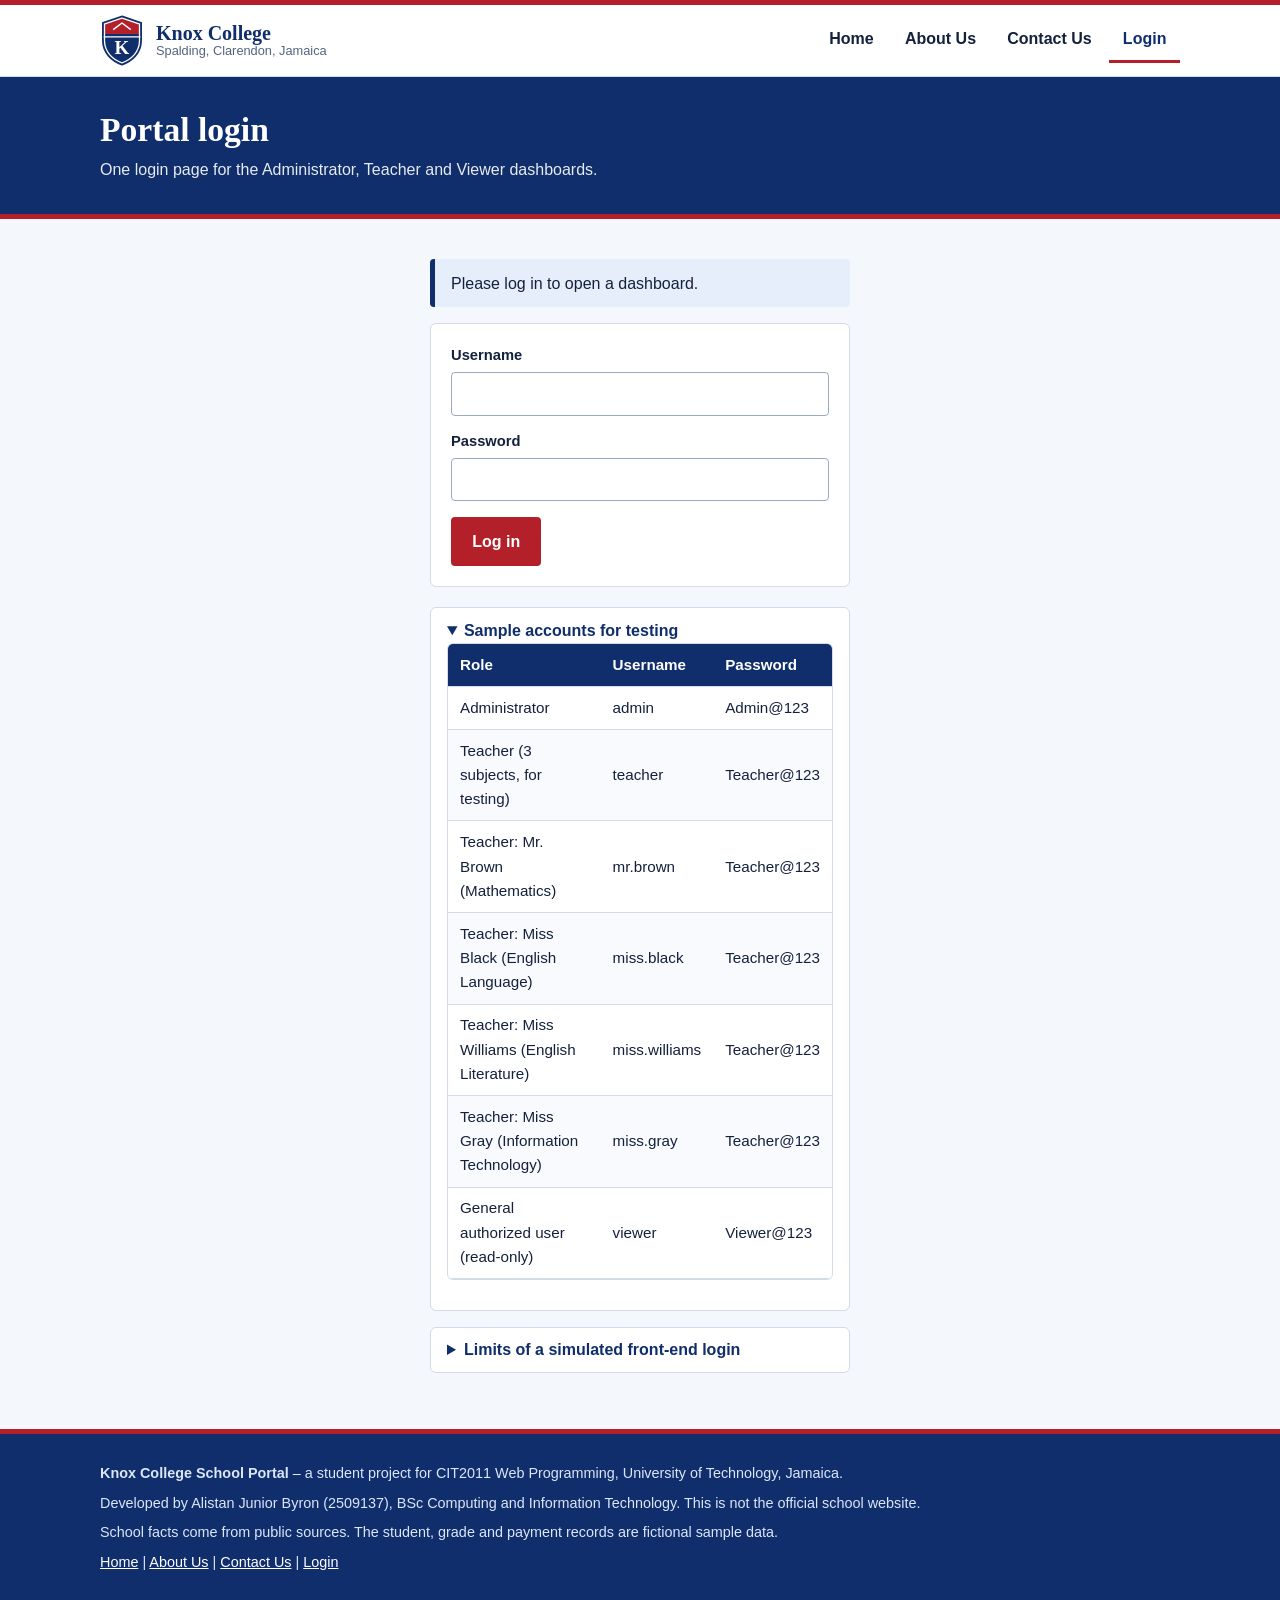
<file: viewer-dashboard.html>
<!DOCTYPE html>
<!--
  Student:   Alistan Junior Byron
  Student ID: 2509137
  Programme: BSc Computing and Information Technology
  Course:    CIT2011 - Web Programming
  Tutor:     Miss Anuli
  Lab:       Monday, 3:00 PM - 5:00 PM
  Project:   Individual School Portal Assignment
             (Knox College, Spalding, Clarendon, Jamaica)
  FILE: viewer-dashboard.html
  PURPOSE: General authorized user dashboard. Read-only student search, profiles, academic records, financial statements and reports.
-->
<html lang="en">
<head>
  <meta charset="UTF-8">
  <meta name="viewport" content="width=device-width, initial-scale=1.0">
  <meta name="description" content="Read-only viewer dashboard for the Knox College School Portal.">
  <title>Viewer Dashboard | Knox College School Portal</title>
  <link rel="icon" href="Assets/KnoxCollege_Spalding_Clarendon_logo.svg" type="image/svg+xml">
  <link rel="stylesheet" href="CSS/KnoxCollege_Spalding_Clarendon_styles.css">
</head>
<body class="guard">
  <a class="skip-link" href="#main">Skip to main content</a>
  <header class="site-header no-print">
    <div class="header-inner">
      <a class="brand" href="index.html">
        <img src="Assets/KnoxCollege_Spalding_Clarendon_logo.svg" alt="Knox College portal emblem" width="44" height="51">
        <span class="brand-name">Knox College
          <span class="brand-sub">Spalding, Clarendon, Jamaica</span>
        </span>
      </a>
      <button class="menu-button" id="menuButton" type="button" aria-expanded="false" aria-controls="navLinks">Menu</button>
      <nav aria-label="Main navigation">
        <ul class="nav-list" id="navLinks">
          <li><a href="index.html">Home</a></li>
          <li><a href="about.html">About Us</a></li>
          <li><a href="contact.html">Contact Us</a></li>
        </ul>
      </nav>
    </div>
  </header>

  <main id="main">
    <div class="dashboard">
      <aside class="sidebar no-print" aria-label="Viewer menu">
        <h2>Viewer</h2>
        <p id="welcomeText">Signed in</p>
        <button type="button" data-section="search">Student search</button>
        <button type="button" data-section="reports">Reports</button>
      </aside>

      <div class="content">
        <p class="message no-print">Read-only access: you can search and view records, but you cannot add, change or delete anything.</p>

        <!-- ===== SEARCH ===== -->
        <section class="panel-section" id="section-search" aria-labelledby="search-heading">
          <div class="panel-heading"><h1 id="search-heading">Student search</h1></div>
          <div class="toolbar">
            <div class="field"><label for="vSearch">Name or student ID</label><input type="search" id="vSearch"></div>
            <div class="field"><label for="vClass">Class</label><select id="vClass"></select></div>
            <div class="field"><label for="vSemester">Semester</label><select id="vSemester"></select></div>
            <div class="field"><label for="vStatus">Fee status</label>
              <select id="vStatus"><option value="">All statuses</option><option>Paid</option><option>Pending</option><option>Outstanding</option></select></div>
          </div>
          <p id="vCount" class="muted"></p>
          <div class="table-wrap">
            <table class="nowrap">
              <caption>Matching students</caption>
              <thead>
                <tr><th scope="col">ID</th><th scope="col">Name</th><th scope="col">Class</th><th scope="col">Semester</th><th scope="col">Overall average</th><th scope="col">Fee status</th><th scope="col">Profile</th></tr>
              </thead>
              <tbody id="vTable"></tbody>
            </table>
          </div>
          <div class="form-card" id="vProfile" hidden></div>
        </section>

        <!-- ===== REPORTS ===== -->
        <section class="panel-section" id="section-reports" aria-labelledby="vreports-heading" hidden>
          <div class="panel-heading"><h1 id="vreports-heading">Reports</h1></div>
          <div class="toolbar no-print">
            <div class="field"><label for="rpClass">Class</label><select id="rpClass"></select></div>
            <div class="field"><label for="rpSemester">Semester</label><select id="rpSemester"></select></div>
            <div class="field"><button class="btn btn-light" type="button" id="rpPrint">Print this report</button></div>
          </div>
          <div class="stat-cards">
            <div class="stat-card"><span class="stat-number" id="rpStudents">0</span><span class="stat-label">Students in report</span></div>
            <div class="stat-card"><span class="stat-number" id="rpAverage">-</span><span class="stat-label">Average mark</span></div>
            <div class="stat-card stat-green"><span class="stat-number" id="rpCollected">J$0.00</span><span class="stat-label">Tuition collected</span></div>
            <div class="stat-card stat-red"><span class="stat-number" id="rpBalance">J$0.00</span><span class="stat-label">Balance owed</span></div>
          </div>
          <div class="two-column">
            <div class="form-card">
              <h3>Average mark by subject</h3>
              <div id="subjectBars"></div>
            </div>
            <div class="form-card">
              <h3>Students by fee status</h3>
              <div id="statusBars"></div>
            </div>
          </div>
          <div class="table-wrap">
            <table class="nowrap">
              <caption>Class report</caption>
              <thead>
                <tr><th scope="col">Student</th><th scope="col">Class</th><th scope="col">Overall average</th><th scope="col">Grade</th><th scope="col">Balance</th><th scope="col">Fee status</th></tr>
              </thead>
              <tbody id="rpTable"></tbody>
            </table>
          </div>
        </section>
      </div>
    </div>
  </main>
  <footer class="site-footer no-print">
    <div class="container">
      <p><strong>Knox College School Portal</strong> &ndash; a student project for CIT2011 Web Programming, University of Technology, Jamaica.</p>
      <p>Developed by Alistan Junior Byron (2509137), BSc Computing and Information Technology. This is not the official school website.</p>
      <p>School facts come from public sources. The student, grade and payment records are fictional sample data.</p>
      <p><a href="index.html">Home</a> | <a href="about.html">About Us</a> | <a href="contact.html">Contact Us</a> | <a href="login.html">Login</a></p>
    </div>
  </footer>
  <script defer src="JavaScript/KnoxCollege_Spalding_Clarendon_shared.js"></script>
  <script defer src="JavaScript/KnoxCollege_Spalding_Clarendon_viewer.js"></script>
</body>
</html>
</file>
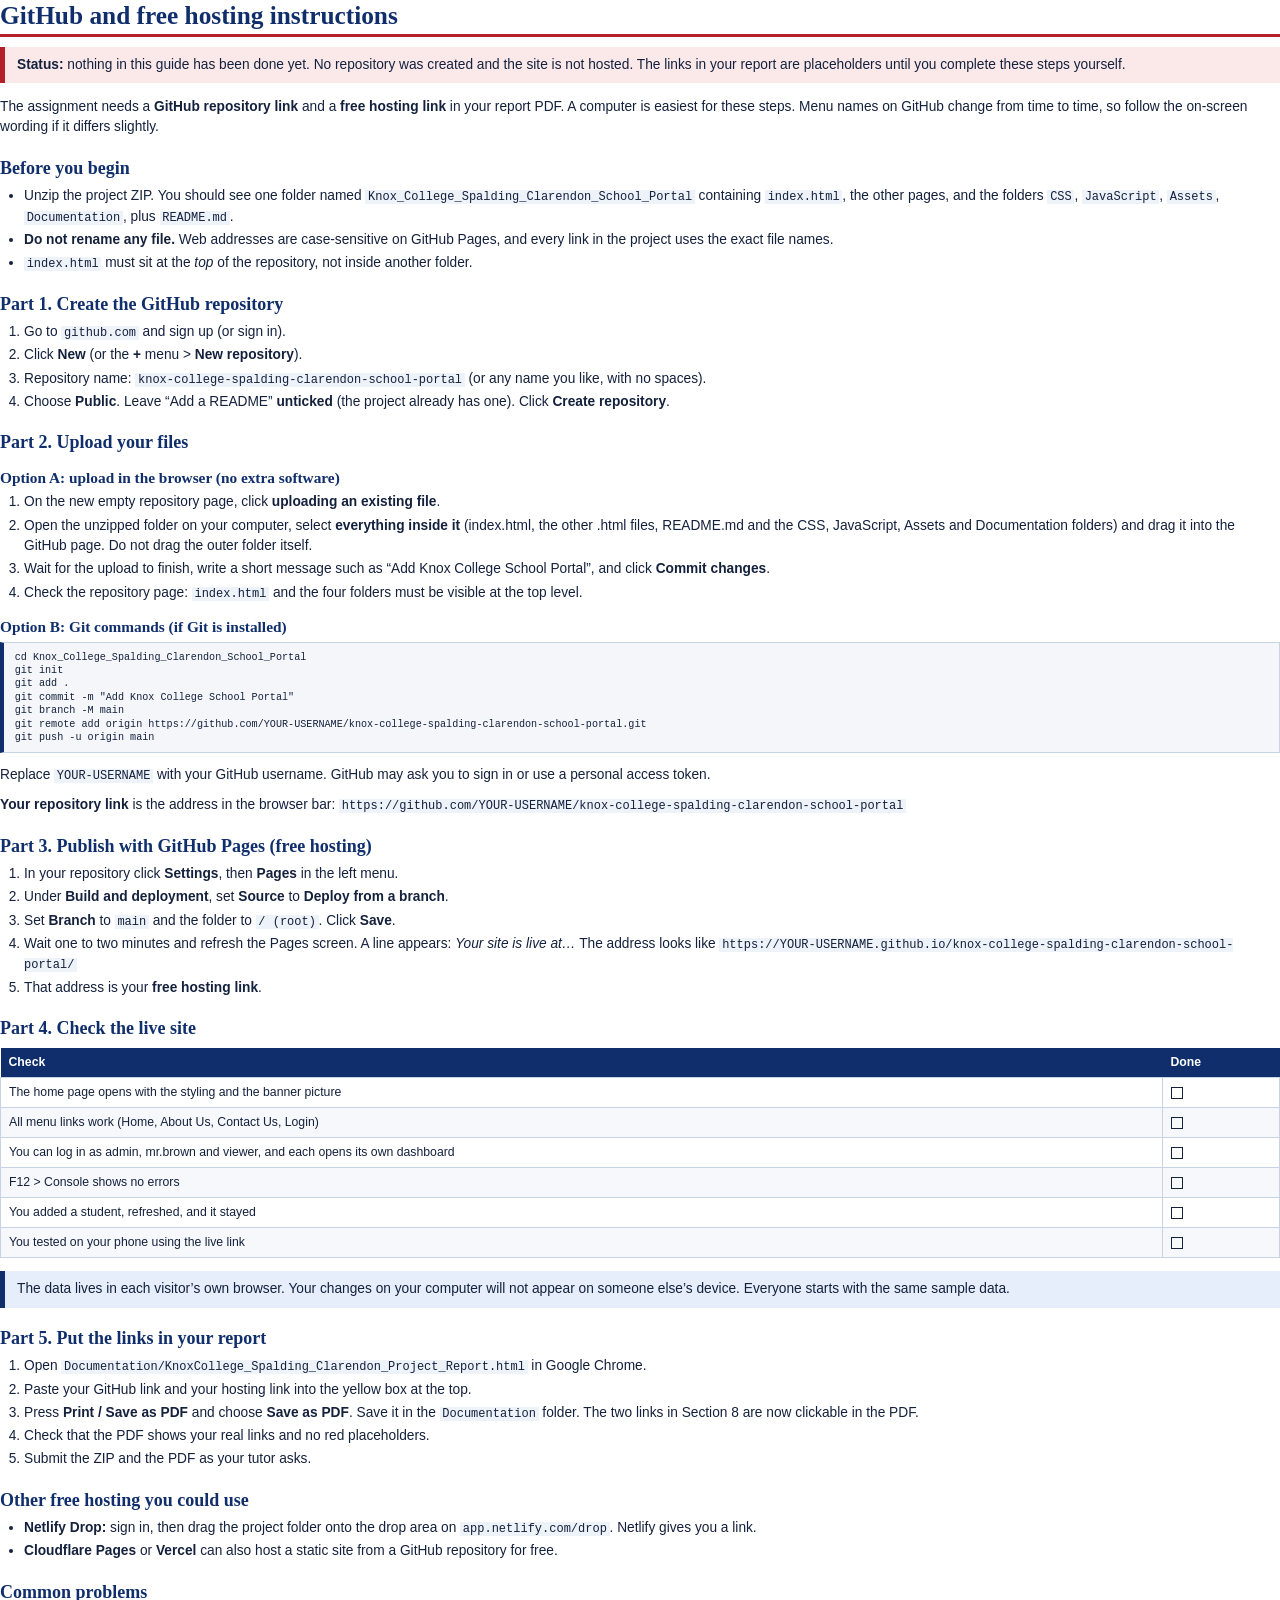
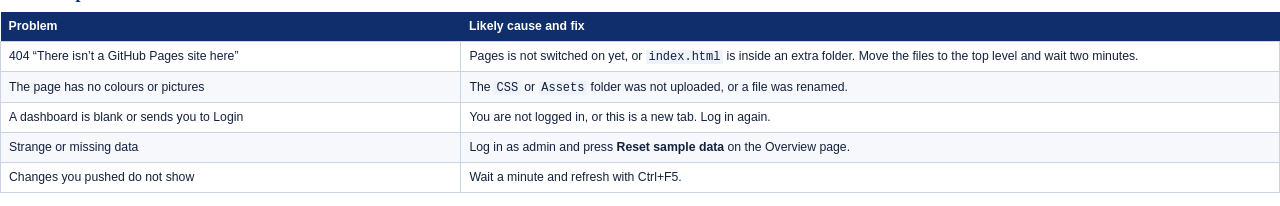
<file: Documentation/KnoxCollege_Spalding_Clarendon_GitHub_and_Hosting_Instructions.html>
<!DOCTYPE html>
<html lang="en"><head><meta charset="UTF-8"><meta name="viewport" content="width=device-width, initial-scale=1.0">
<title>GitHub and Hosting Instructions</title><style>
@page { size: A4; }
* { box-sizing: border-box; }
body { font-family: Arial, Helvetica, sans-serif; font-size: 10.3pt; line-height: 1.5; color: #14213d; margin: 0; }
h1, h2, h3 { break-after: avoid; page-break-after: avoid; font-family: Georgia, 'Times New Roman', serif; color: #0f2e6b; line-height: 1.2; }
h1 { font-size: 19pt; margin: 22pt 0 7pt; border-bottom: 2.5pt solid #b3202a; padding-bottom: 3pt; }
h2 { font-size: 13.5pt; margin: 15pt 0 5pt; }
h3 { font-size: 11.5pt; margin: 11pt 0 4pt; }
p { margin: 0 0 7pt; }
ul, ol { margin: 0 0 8pt; padding-left: 18pt; } li { margin-bottom: 2pt; }
table { width: 100%; border-collapse: collapse; margin: 6pt 0 10pt; font-size: 9.2pt; page-break-inside: auto; }
tr { page-break-inside: avoid; }
th { background: #0f2e6b; color: #fff; text-align: left; padding: 4pt 6pt; }
td { border: 0.5pt solid #c9d3e6; padding: 4pt 6pt; vertical-align: top; }
tbody tr:nth-child(even) td { background: #f6f8fc; }
code, pre { font-family: 'Courier New', monospace; }
code { background: #eef2f9; padding: 0 2pt; font-size: 9pt; }
pre { background: #f4f6fa; border: 0.5pt solid #c9d3e6; border-left: 3pt solid #0f2e6b; padding: 6pt 8pt; font-size: 7.6pt; line-height: 1.32; white-space: pre-wrap; word-wrap: break-word; page-break-inside: avoid; margin: 4pt 0 9pt; }
.cover { height: 238mm; display: flex; flex-direction: column; justify-content: center; align-items: center; text-align: center; page-break-after: always; border-top: 8pt solid #b3202a; border-bottom: 8pt solid #0f2e6b; padding: 0 12mm; }
.cover h1 { border: 0; font-size: 30pt; margin: 6pt 0; }
.cover .small { font-size: 12pt; color: #55627f; }
.cover table { width: 78%; margin-top: 18pt; font-size: 10.5pt; }
.callout { border-left: 4pt solid #0f2e6b; background: #e6eefb; padding: 6pt 9pt; margin: 6pt 0 10pt; }
.callout.warn { border-left-color: #b3202a; background: #fbe9ea; }
.callout.ok { border-left-color: #17693d; background: #e3f4ea; }
.placeholder { color: #b3202a; font-weight: bold; }
.small { font-size: 8.6pt; color: #55627f; }
.break { page-break-before: always; }
.nobreak { page-break-inside: avoid; }
.box { display: inline-block; width: 9pt; height: 9pt; border: 0.8pt solid #14213d; vertical-align: middle; }
.noprint { background: #fff3cd; border: 1px solid #b3202a; padding: 10px 14px; margin: 10px; font-family: Arial, sans-serif; font-size: 11pt; }
.noprint input { width: 100%; padding: 6px; margin: 4px 0 10px; font-size: 11pt; }
.noprint button { padding: 8px 16px; font-size: 11pt; background: #0f2e6b; color: #fff; border: 0; cursor: pointer; }
@media print { .noprint { display: none !important; } }
svg text { font-family: Arial, Helvetica, sans-serif; }
</style></head><body>

<h1 style="margin-top:0">GitHub and free hosting instructions</h1>
<div class="callout warn"><strong>Status:</strong> nothing in this guide has been done yet. No repository was created and the site is not hosted. The links in your report are placeholders until you complete these steps yourself.</div>
<p>The assignment needs a <strong>GitHub repository link</strong> and a <strong>free hosting link</strong> in your report PDF. A computer is easiest for these steps. Menu names on GitHub change from time to time, so follow the on-screen wording if it differs slightly.</p>

<h2>Before you begin</h2>
<ul>
<li>Unzip the project ZIP. You should see one folder named <code>Knox_College_Spalding_Clarendon_School_Portal</code> containing <code>index.html</code>, the other pages, and the folders <code>CSS</code>, <code>JavaScript</code>, <code>Assets</code>, <code>Documentation</code>, plus <code>README.md</code>.</li>
<li><strong>Do not rename any file.</strong> Web addresses are case-sensitive on GitHub Pages, and every link in the project uses the exact file names.</li>
<li><code>index.html</code> must sit at the <em>top</em> of the repository, not inside another folder.</li>
</ul>

<h2>Part 1. Create the GitHub repository</h2>
<ol>
<li>Go to <code>github.com</code> and sign up (or sign in).</li>
<li>Click <strong>New</strong> (or the <strong>+</strong> menu &gt; <strong>New repository</strong>).</li>
<li>Repository name: <code>knox-college-spalding-clarendon-school-portal</code> (or any name you like, with no spaces).</li>
<li>Choose <strong>Public</strong>. Leave &ldquo;Add a README&rdquo; <strong>unticked</strong> (the project already has one). Click <strong>Create repository</strong>.</li>
</ol>

<h2>Part 2. Upload your files</h2>
<h3>Option A: upload in the browser (no extra software)</h3>
<ol>
<li>On the new empty repository page, click <strong>uploading an existing file</strong>.</li>
<li>Open the unzipped folder on your computer, select <strong>everything inside it</strong> (index.html, the other .html files, README.md and the CSS, JavaScript, Assets and Documentation folders) and drag it into the GitHub page. Do not drag the outer folder itself.</li>
<li>Wait for the upload to finish, write a short message such as &ldquo;Add Knox College School Portal&rdquo;, and click <strong>Commit changes</strong>.</li>
<li>Check the repository page: <code>index.html</code> and the four folders must be visible at the top level.</li>
</ol>
<h3>Option B: Git commands (if Git is installed)</h3>
<pre>cd Knox_College_Spalding_Clarendon_School_Portal
git init
git add .
git commit -m "Add Knox College School Portal"
git branch -M main
git remote add origin https://github.com/YOUR-USERNAME/knox-college-spalding-clarendon-school-portal.git
git push -u origin main</pre>
<p>Replace <code>YOUR-USERNAME</code> with your GitHub username. GitHub may ask you to sign in or use a personal access token.</p>
<p><strong>Your repository link</strong> is the address in the browser bar: <code>https://github.com/YOUR-USERNAME/knox-college-spalding-clarendon-school-portal</code></p>

<h2>Part 3. Publish with GitHub Pages (free hosting)</h2>
<ol>
<li>In your repository click <strong>Settings</strong>, then <strong>Pages</strong> in the left menu.</li>
<li>Under <strong>Build and deployment</strong>, set <strong>Source</strong> to <strong>Deploy from a branch</strong>.</li>
<li>Set <strong>Branch</strong> to <code>main</code> and the folder to <code>/ (root)</code>. Click <strong>Save</strong>.</li>
<li>Wait one to two minutes and refresh the Pages screen. A line appears: <em>Your site is live at&hellip;</em> The address looks like <code>https://YOUR-USERNAME.github.io/knox-college-spalding-clarendon-school-portal/</code></li>
<li>That address is your <strong>free hosting link</strong>.</li>
</ol>

<h2>Part 4. Check the live site</h2>
<table><thead><tr><th>Check</th><th>Done</th></tr></thead><tbody>
<tr><td>The home page opens with the styling and the banner picture</td><td><span class="box"></span></td></tr>
<tr><td>All menu links work (Home, About Us, Contact Us, Login)</td><td><span class="box"></span></td></tr>
<tr><td>You can log in as admin, mr.brown and viewer, and each opens its own dashboard</td><td><span class="box"></span></td></tr>
<tr><td>F12 &gt; Console shows no errors</td><td><span class="box"></span></td></tr>
<tr><td>You added a student, refreshed, and it stayed</td><td><span class="box"></span></td></tr>
<tr><td>You tested on your phone using the live link</td><td><span class="box"></span></td></tr>
</tbody></table>
<div class="callout">The data lives in each visitor&rsquo;s own browser. Your changes on your computer will not appear on someone else&rsquo;s device. Everyone starts with the same sample data.</div>

<h2>Part 5. Put the links in your report</h2>
<ol>
<li>Open <code>Documentation/KnoxCollege_Spalding_Clarendon_Project_Report.html</code> in Google Chrome.</li>
<li>Paste your GitHub link and your hosting link into the yellow box at the top.</li>
<li>Press <strong>Print / Save as PDF</strong> and choose <strong>Save as PDF</strong>. Save it in the <code>Documentation</code> folder. The two links in Section 8 are now clickable in the PDF.</li>
<li>Check that the PDF shows your real links and no red placeholders.</li>
<li>Submit the ZIP and the PDF as your tutor asks.</li>
</ol>

<h2>Other free hosting you could use</h2>
<ul>
<li><strong>Netlify Drop:</strong> sign in, then drag the project folder onto the drop area on <code>app.netlify.com/drop</code>. Netlify gives you a link.</li>
<li><strong>Cloudflare Pages</strong> or <strong>Vercel</strong> can also host a static site from a GitHub repository for free.</li>
</ul>

<h2>Common problems</h2>
<table><thead><tr><th style="width:36%">Problem</th><th>Likely cause and fix</th></tr></thead><tbody>
<tr><td>404 &ldquo;There isn&rsquo;t a GitHub Pages site here&rdquo;</td><td>Pages is not switched on yet, or <code>index.html</code> is inside an extra folder. Move the files to the top level and wait two minutes.</td></tr>
<tr><td>The page has no colours or pictures</td><td>The <code>CSS</code> or <code>Assets</code> folder was not uploaded, or a file was renamed.</td></tr>
<tr><td>A dashboard is blank or sends you to Login</td><td>You are not logged in, or this is a new tab. Log in again.</td></tr>
<tr><td>Strange or missing data</td><td>Log in as admin and press <strong>Reset sample data</strong> on the Overview page.</td></tr>
<tr><td>Changes you pushed do not show</td><td>Wait a minute and refresh with Ctrl+F5.</td></tr>
</tbody></table>

</body></html>
</file>
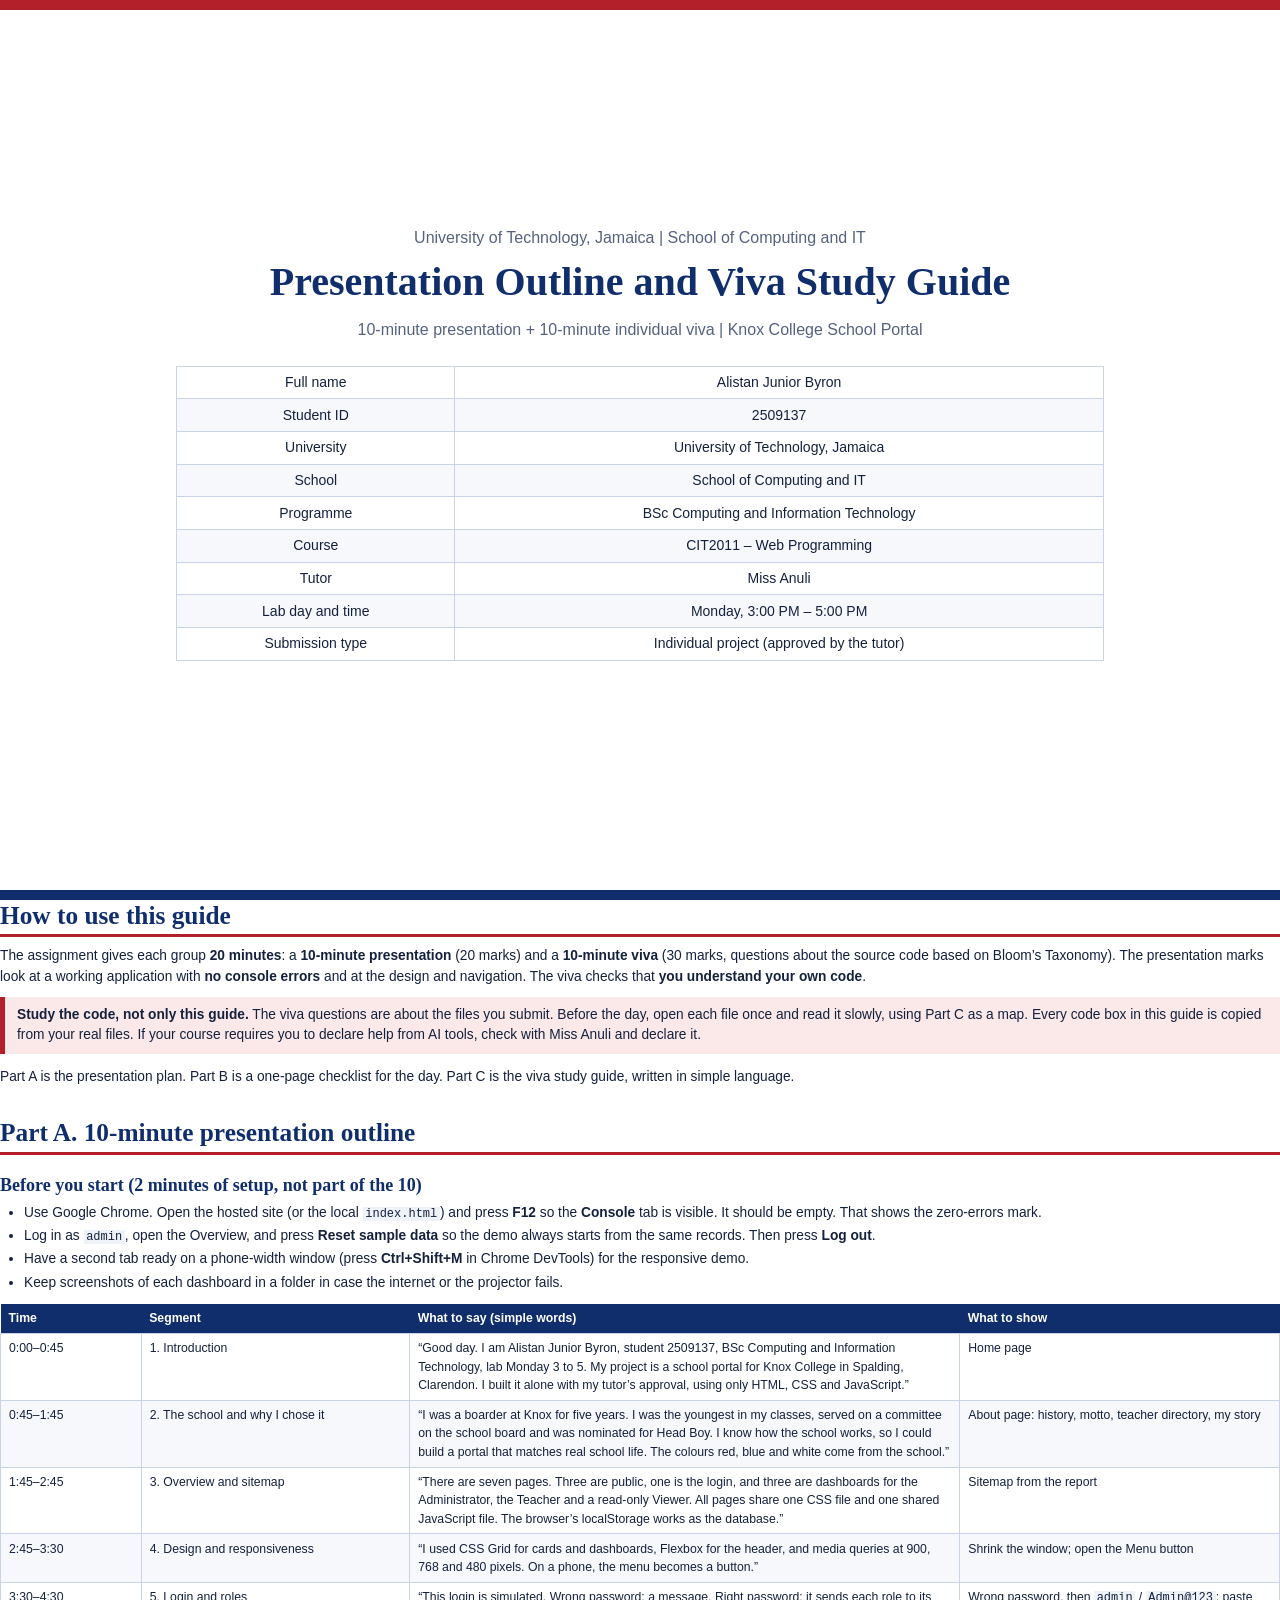
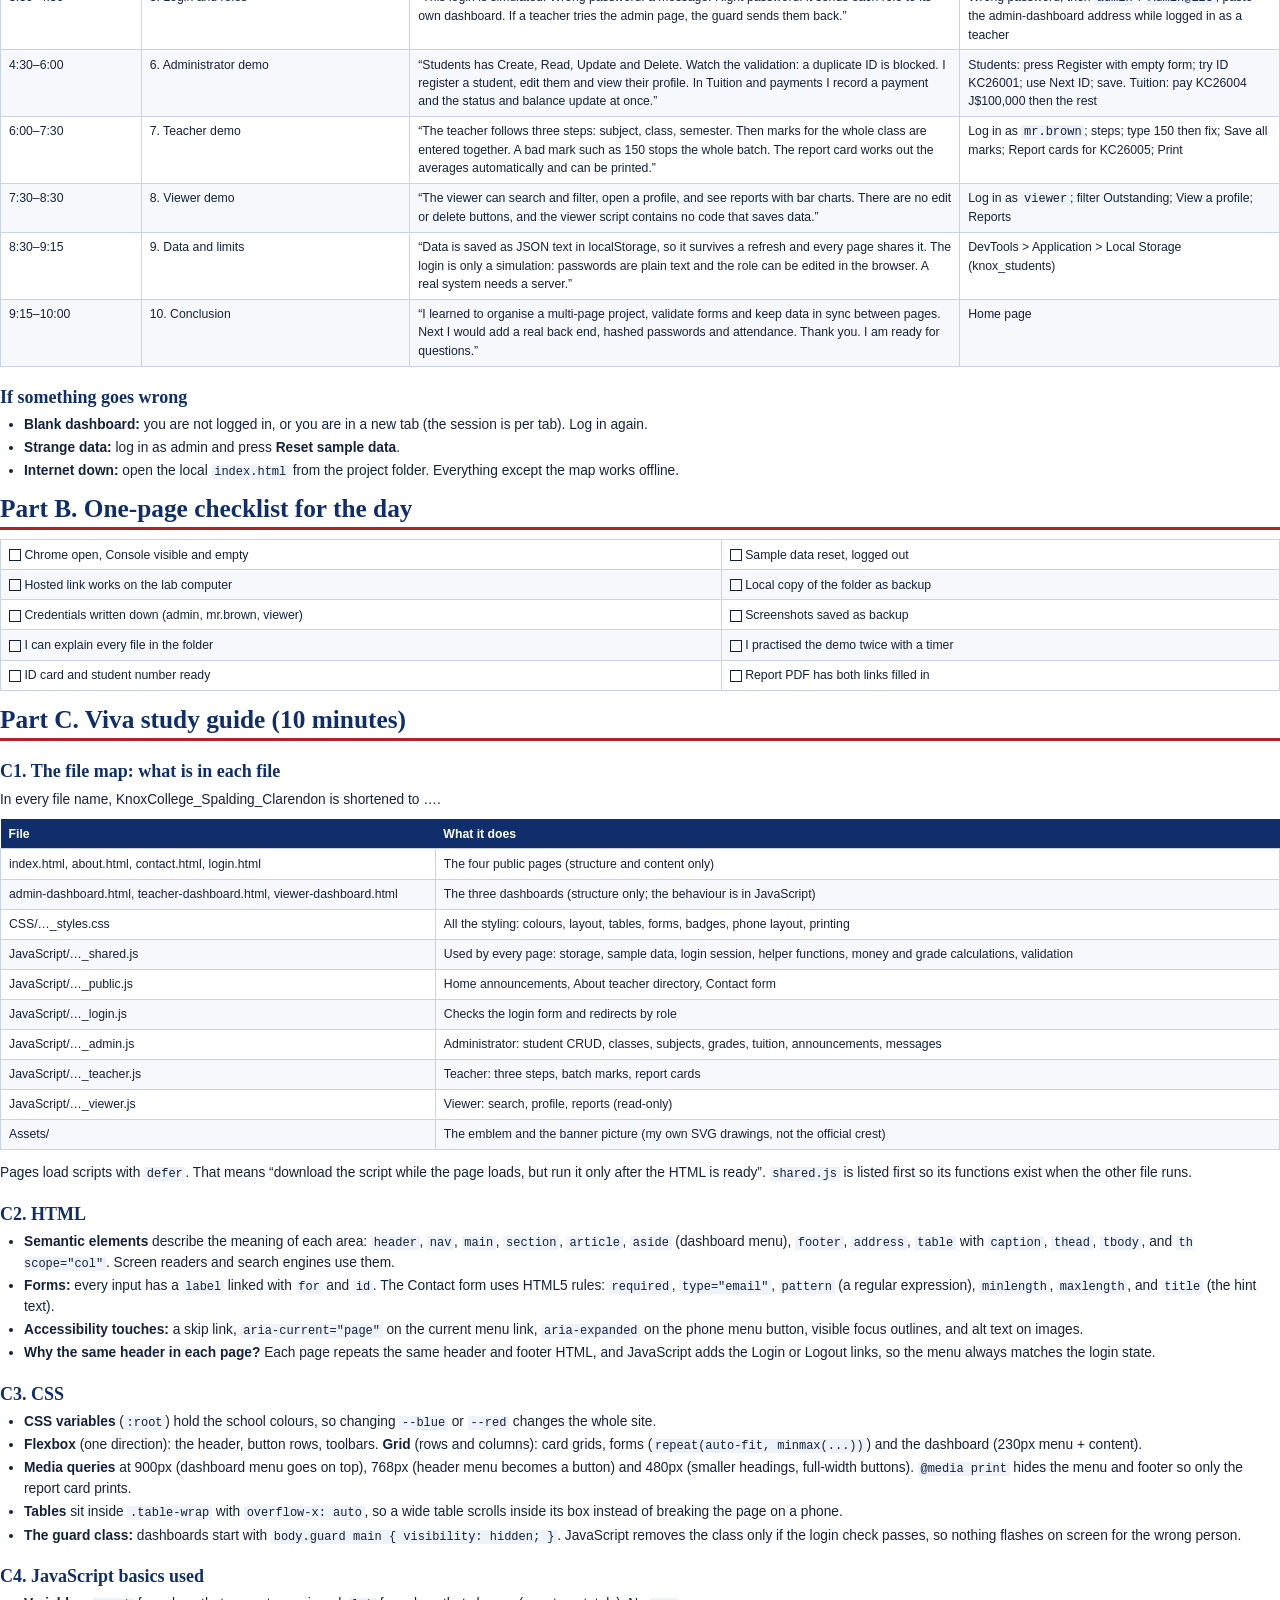
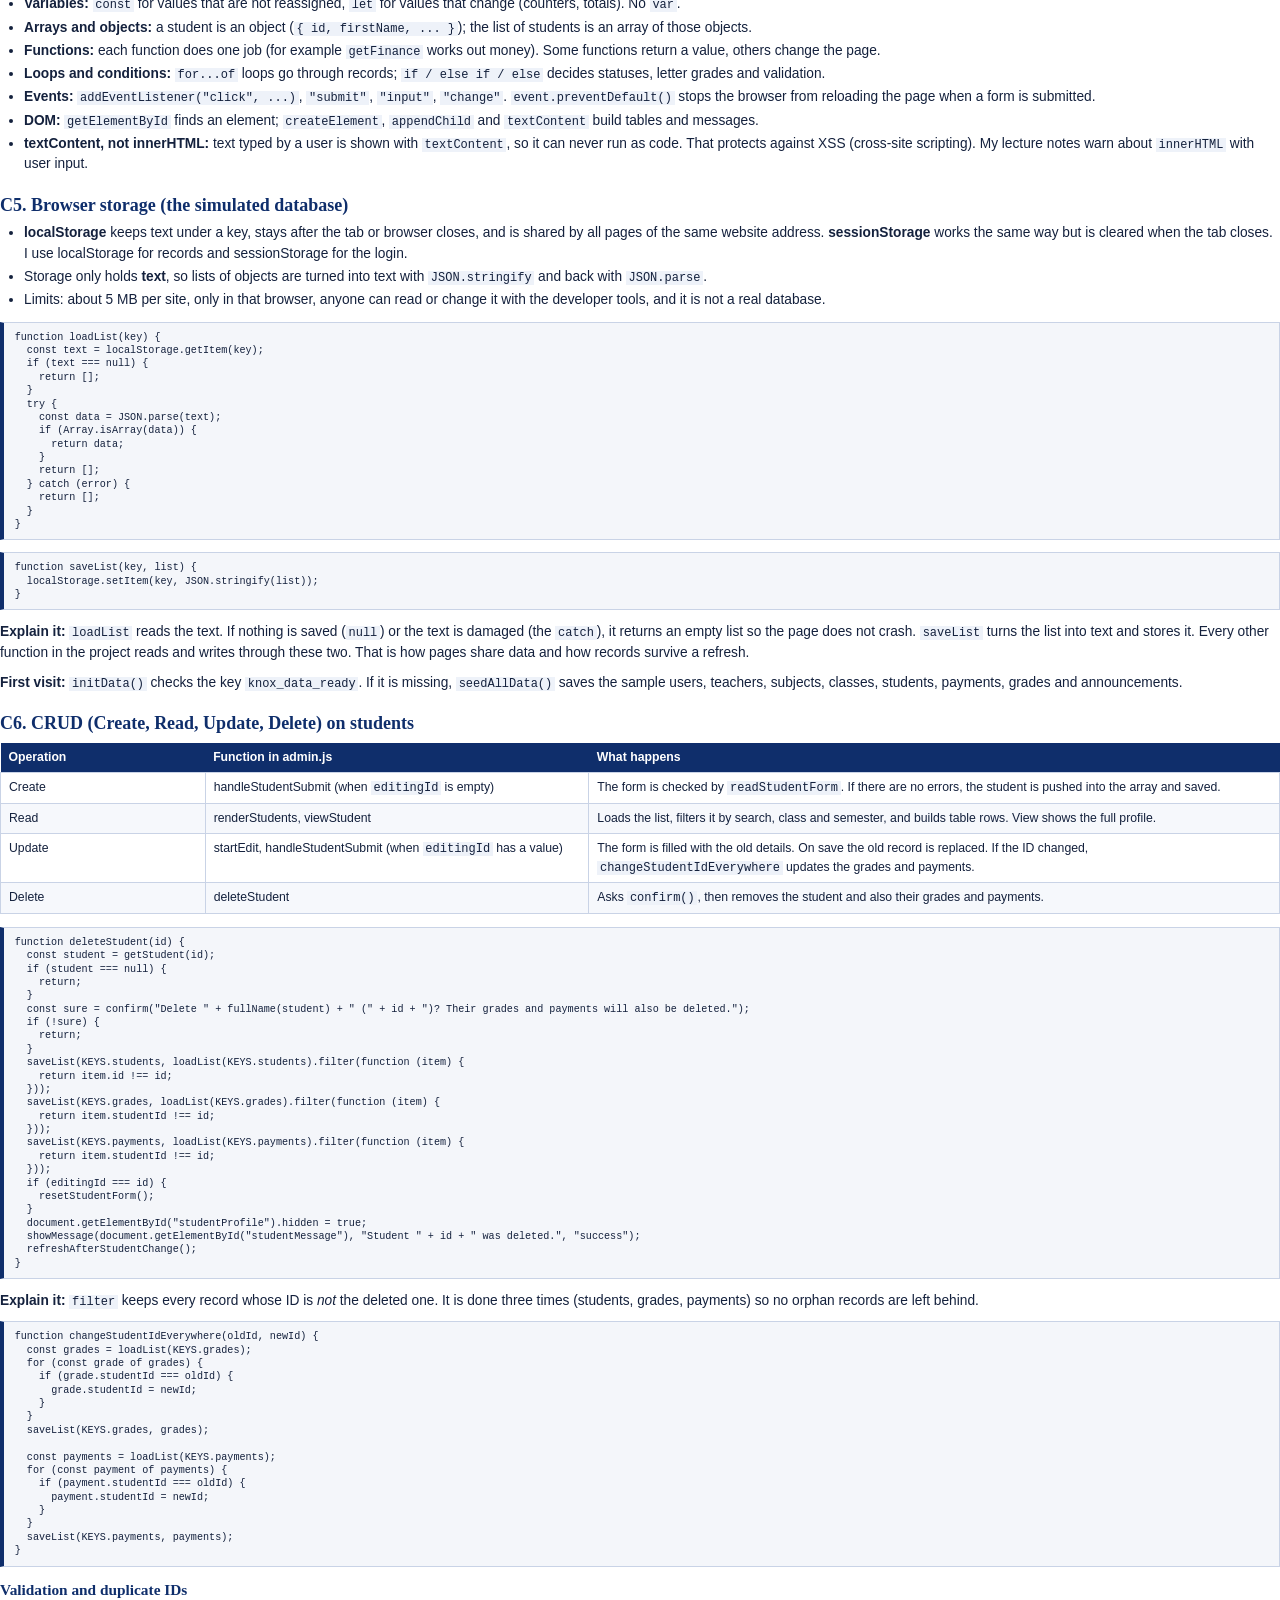
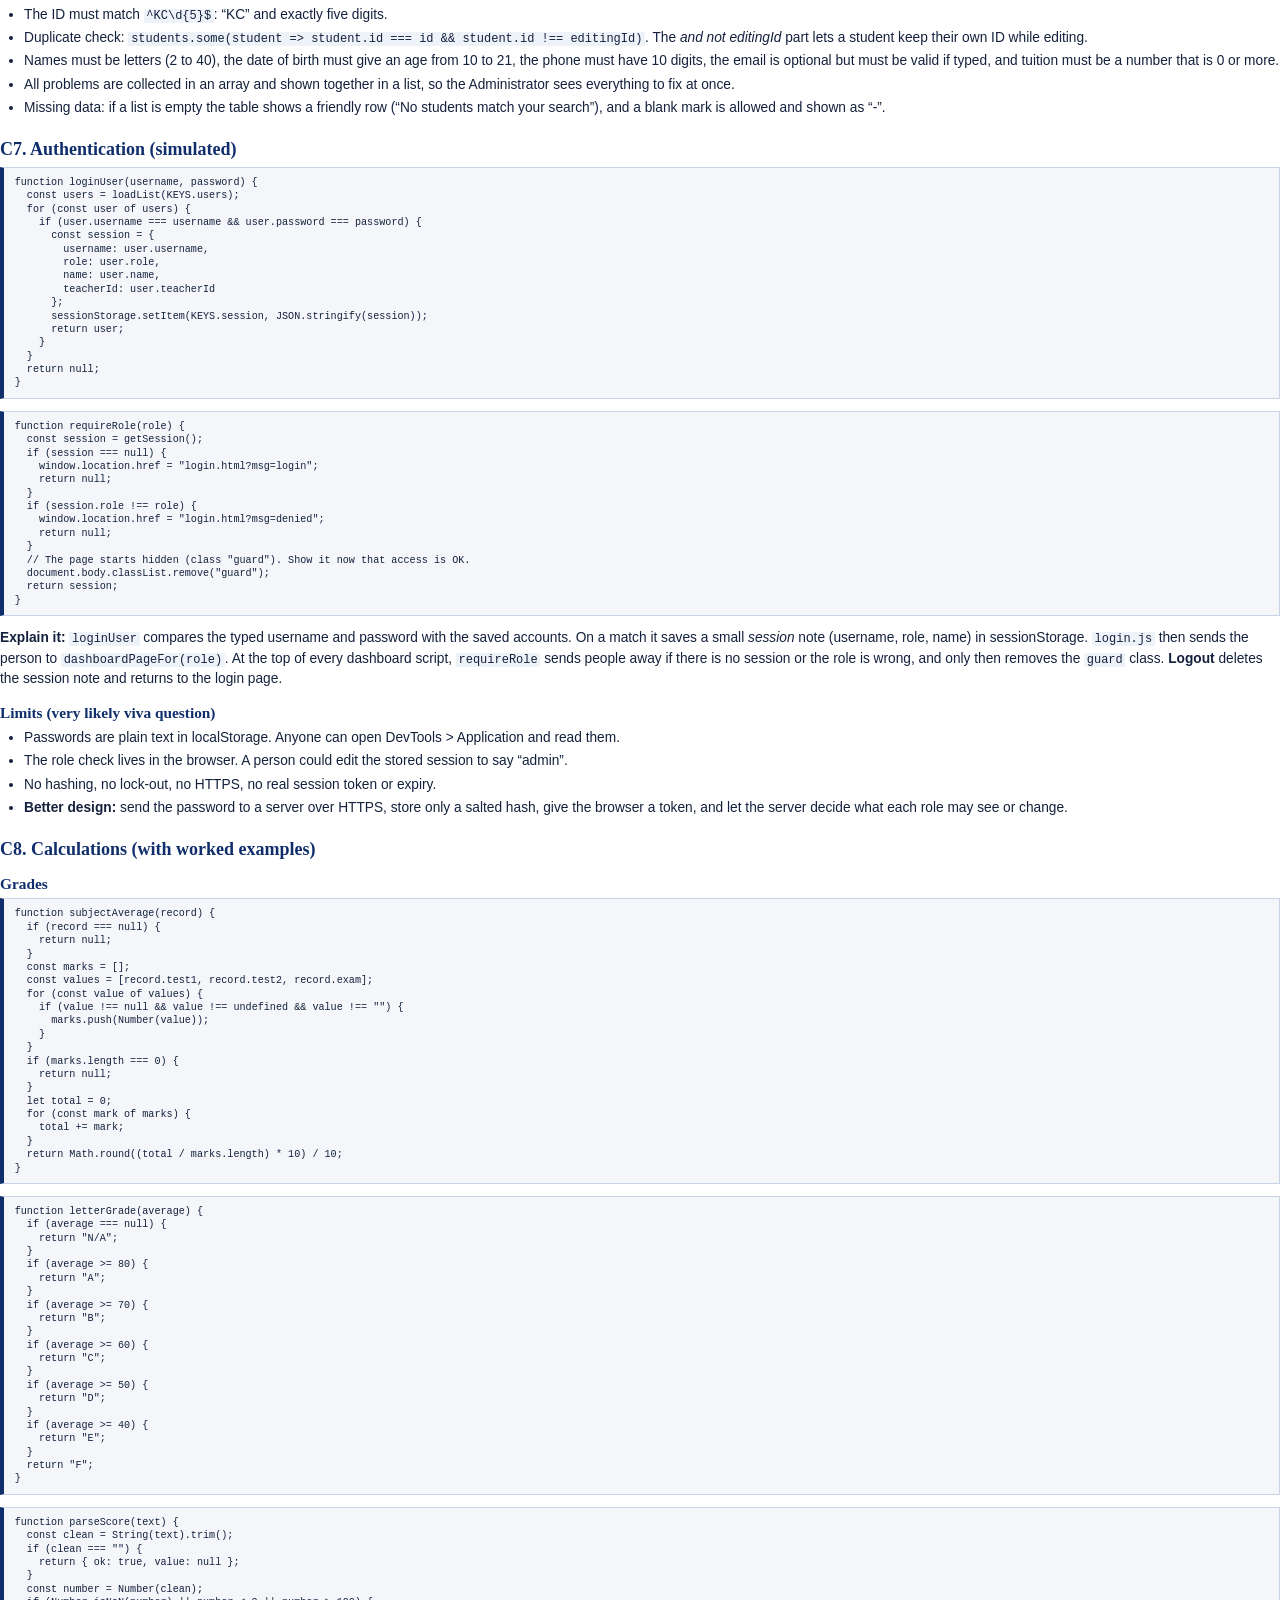
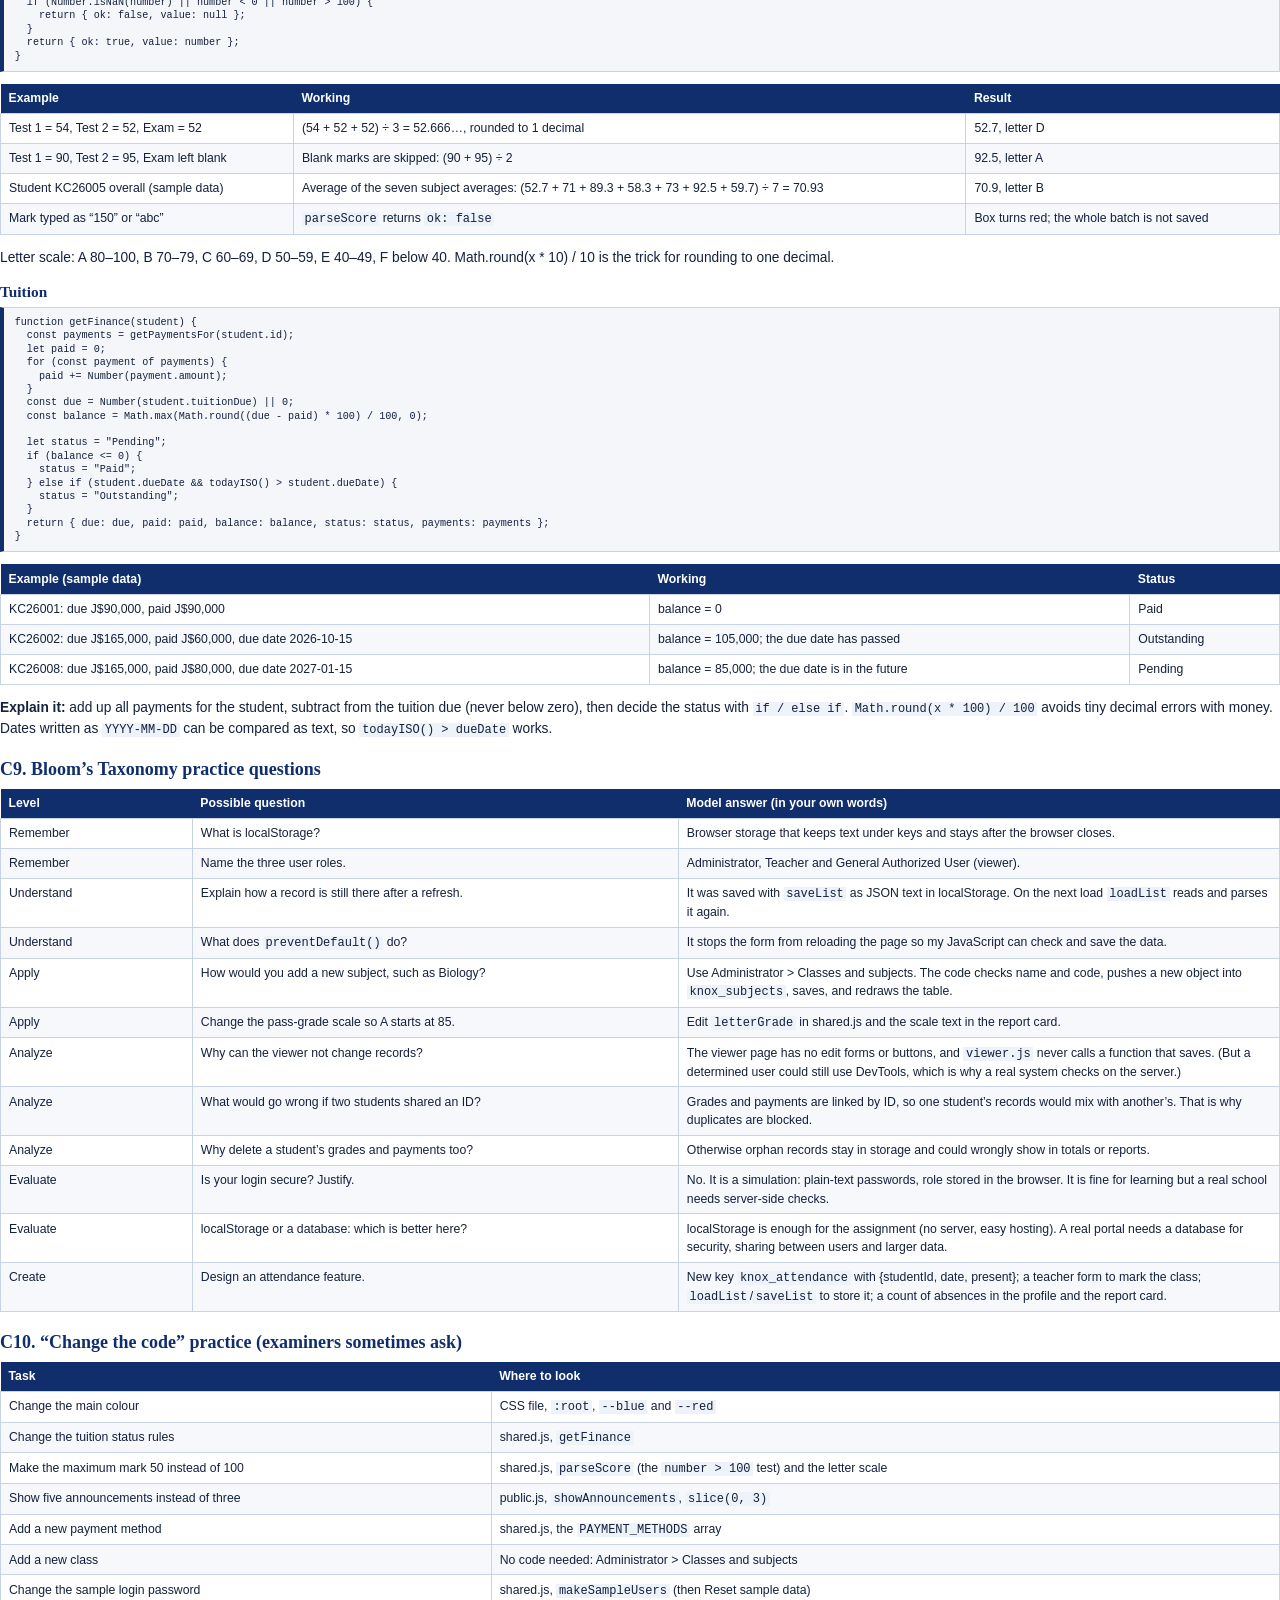
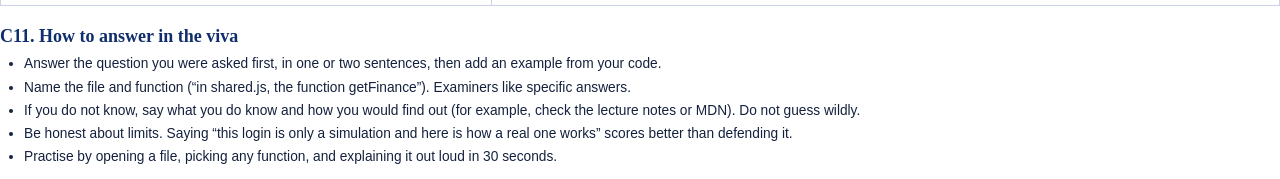
<file: Documentation/KnoxCollege_Spalding_Clarendon_Presentation_and_Viva_Guide.html>
<!DOCTYPE html>
<html lang="en"><head><meta charset="UTF-8"><meta name="viewport" content="width=device-width, initial-scale=1.0">
<title>Presentation Outline and Viva Study Guide</title><style>
@page { size: A4; }
* { box-sizing: border-box; }
body { font-family: Arial, Helvetica, sans-serif; font-size: 10.3pt; line-height: 1.5; color: #14213d; margin: 0; }
h1, h2, h3 { break-after: avoid; page-break-after: avoid; font-family: Georgia, 'Times New Roman', serif; color: #0f2e6b; line-height: 1.2; }
h1 { font-size: 19pt; margin: 22pt 0 7pt; border-bottom: 2.5pt solid #b3202a; padding-bottom: 3pt; }
h2 { font-size: 13.5pt; margin: 15pt 0 5pt; }
h3 { font-size: 11.5pt; margin: 11pt 0 4pt; }
p { margin: 0 0 7pt; }
ul, ol { margin: 0 0 8pt; padding-left: 18pt; } li { margin-bottom: 2pt; }
table { width: 100%; border-collapse: collapse; margin: 6pt 0 10pt; font-size: 9.2pt; page-break-inside: auto; }
tr { page-break-inside: avoid; }
th { background: #0f2e6b; color: #fff; text-align: left; padding: 4pt 6pt; }
td { border: 0.5pt solid #c9d3e6; padding: 4pt 6pt; vertical-align: top; }
tbody tr:nth-child(even) td { background: #f6f8fc; }
code, pre { font-family: 'Courier New', monospace; }
code { background: #eef2f9; padding: 0 2pt; font-size: 9pt; }
pre { background: #f4f6fa; border: 0.5pt solid #c9d3e6; border-left: 3pt solid #0f2e6b; padding: 6pt 8pt; font-size: 7.6pt; line-height: 1.32; white-space: pre-wrap; word-wrap: break-word; page-break-inside: avoid; margin: 4pt 0 9pt; }
.cover { height: 238mm; display: flex; flex-direction: column; justify-content: center; align-items: center; text-align: center; page-break-after: always; border-top: 8pt solid #b3202a; border-bottom: 8pt solid #0f2e6b; padding: 0 12mm; }
.cover h1 { border: 0; font-size: 30pt; margin: 6pt 0; }
.cover .small { font-size: 12pt; color: #55627f; }
.cover table { width: 78%; margin-top: 18pt; font-size: 10.5pt; }
.callout { border-left: 4pt solid #0f2e6b; background: #e6eefb; padding: 6pt 9pt; margin: 6pt 0 10pt; }
.callout.warn { border-left-color: #b3202a; background: #fbe9ea; }
.callout.ok { border-left-color: #17693d; background: #e3f4ea; }
.placeholder { color: #b3202a; font-weight: bold; }
.small { font-size: 8.6pt; color: #55627f; }
.break { page-break-before: always; }
.nobreak { page-break-inside: avoid; }
.box { display: inline-block; width: 9pt; height: 9pt; border: 0.8pt solid #14213d; vertical-align: middle; }
.noprint { background: #fff3cd; border: 1px solid #b3202a; padding: 10px 14px; margin: 10px; font-family: Arial, sans-serif; font-size: 11pt; }
.noprint input { width: 100%; padding: 6px; margin: 4px 0 10px; font-size: 11pt; }
.noprint button { padding: 8px 16px; font-size: 11pt; background: #0f2e6b; color: #fff; border: 0; cursor: pointer; }
@media print { .noprint { display: none !important; } }
svg text { font-family: Arial, Helvetica, sans-serif; }
</style></head><body>
<section class="cover"><div class="small">University of Technology, Jamaica | School of Computing and IT</div>
<h1>Presentation Outline and Viva Study Guide</h1><div class="small">10-minute presentation + 10-minute individual viva | Knox College School Portal</div>
<table><tbody>
<tr><td>Full name</td><td>Alistan Junior Byron</td></tr>
<tr><td>Student ID</td><td>2509137</td></tr>
<tr><td>University</td><td>University of Technology, Jamaica</td></tr>
<tr><td>School</td><td>School of Computing and IT</td></tr>
<tr><td>Programme</td><td>BSc Computing and Information Technology</td></tr>
<tr><td>Course</td><td>CIT2011 &ndash; Web Programming</td></tr>
<tr><td>Tutor</td><td>Miss Anuli</td></tr>
<tr><td>Lab day and time</td><td>Monday, 3:00 PM &ndash; 5:00 PM</td></tr>
<tr><td>Submission type</td><td>Individual project (approved by the tutor)</td></tr>
</tbody></table></section>
<h1 style="margin-top:0">How to use this guide</h1>
<p>The assignment gives each group <strong>20 minutes</strong>: a <strong>10-minute presentation</strong> (20 marks) and a <strong>10-minute viva</strong> (30 marks, questions about the source code based on Bloom&rsquo;s Taxonomy). The presentation marks look at a working application with <strong>no console errors</strong> and at the design and navigation. The viva checks that <strong>you understand your own code</strong>.</p>
<div class="callout warn"><strong>Study the code, not only this guide.</strong> The viva questions are about the files you submit. Before the day, open each file once and read it slowly, using Part C as a map. Every code box in this guide is copied from your real files. If your course requires you to declare help from AI tools, check with Miss Anuli and declare it.</div>
<p>Part A is the presentation plan. Part B is a one-page checklist for the day. Part C is the viva study guide, written in simple language.</p>

<h1>Part A. 10-minute presentation outline</h1>
<h2>Before you start (2 minutes of setup, not part of the 10)</h2>
<ul>
<li>Use Google Chrome. Open the hosted site (or the local <code>index.html</code>) and press <strong>F12</strong> so the <strong>Console</strong> tab is visible. It should be empty. That shows the zero-errors mark.</li>
<li>Log in as <code>admin</code>, open the Overview, and press <strong>Reset sample data</strong> so the demo always starts from the same records. Then press <strong>Log out</strong>.</li>
<li>Have a second tab ready on a phone-width window (press <strong>Ctrl+Shift+M</strong> in Chrome DevTools) for the responsive demo.</li>
<li>Keep screenshots of each dashboard in a folder in case the internet or the projector fails.</li>
</ul>

<table><thead><tr><th style="width:11%">Time</th><th style="width:21%">Segment</th><th>What to say (simple words)</th><th style="width:25%">What to show</th></tr></thead><tbody>
<tr><td>0:00&ndash;0:45</td><td>1. Introduction</td><td>&ldquo;Good day. I am Alistan Junior Byron, student 2509137, BSc Computing and Information Technology, lab Monday 3 to 5. My project is a school portal for Knox College in Spalding, Clarendon. I built it alone with my tutor&rsquo;s approval, using only HTML, CSS and JavaScript.&rdquo;</td><td>Home page</td></tr>
<tr><td>0:45&ndash;1:45</td><td>2. The school and why I chose it</td><td>&ldquo;I was a boarder at Knox for five years. I was the youngest in my classes, served on a committee on the school board and was nominated for Head Boy. I know how the school works, so I could build a portal that matches real school life. The colours red, blue and white come from the school.&rdquo;</td><td>About page: history, motto, teacher directory, my story</td></tr>
<tr><td>1:45&ndash;2:45</td><td>3. Overview and sitemap</td><td>&ldquo;There are seven pages. Three are public, one is the login, and three are dashboards for the Administrator, the Teacher and a read-only Viewer. All pages share one CSS file and one shared JavaScript file. The browser&rsquo;s localStorage works as the database.&rdquo;</td><td>Sitemap from the report</td></tr>
<tr><td>2:45&ndash;3:30</td><td>4. Design and responsiveness</td><td>&ldquo;I used CSS Grid for cards and dashboards, Flexbox for the header, and media queries at 900, 768 and 480 pixels. On a phone, the menu becomes a button.&rdquo;</td><td>Shrink the window; open the Menu button</td></tr>
<tr><td>3:30&ndash;4:30</td><td>5. Login and roles</td><td>&ldquo;This login is simulated. Wrong password: a message. Right password: it sends each role to its own dashboard. If a teacher tries the admin page, the guard sends them back.&rdquo;</td><td>Wrong password, then <code>admin</code> / <code>Admin@123</code>; paste the admin-dashboard address while logged in as a teacher</td></tr>
<tr><td>4:30&ndash;6:00</td><td>6. Administrator demo</td><td>&ldquo;Students has Create, Read, Update and Delete. Watch the validation: a duplicate ID is blocked. I register a student, edit them and view their profile. In Tuition and payments I record a payment and the status and balance update at once.&rdquo;</td><td>Students: press Register with empty form; try ID KC26001; use Next ID; save. Tuition: pay KC26004 J$100,000 then the rest</td></tr>
<tr><td>6:00&ndash;7:30</td><td>7. Teacher demo</td><td>&ldquo;The teacher follows three steps: subject, class, semester. Then marks for the whole class are entered together. A bad mark such as 150 stops the whole batch. The report card works out the averages automatically and can be printed.&rdquo;</td><td>Log in as <code>mr.brown</code>; steps; type 150 then fix; Save all marks; Report cards for KC26005; Print</td></tr>
<tr><td>7:30&ndash;8:30</td><td>8. Viewer demo</td><td>&ldquo;The viewer can search and filter, open a profile, and see reports with bar charts. There are no edit or delete buttons, and the viewer script contains no code that saves data.&rdquo;</td><td>Log in as <code>viewer</code>; filter Outstanding; View a profile; Reports</td></tr>
<tr><td>8:30&ndash;9:15</td><td>9. Data and limits</td><td>&ldquo;Data is saved as JSON text in localStorage, so it survives a refresh and every page shares it. The login is only a simulation: passwords are plain text and the role can be edited in the browser. A real system needs a server.&rdquo;</td><td>DevTools &gt; Application &gt; Local Storage (knox_students)</td></tr>
<tr><td>9:15&ndash;10:00</td><td>10. Conclusion</td><td>&ldquo;I learned to organise a multi-page project, validate forms and keep data in sync between pages. Next I would add a real back end, hashed passwords and attendance. Thank you. I am ready for questions.&rdquo;</td><td>Home page</td></tr>
</tbody></table>
<h2>If something goes wrong</h2>
<ul>
<li><strong>Blank dashboard:</strong> you are not logged in, or you are in a new tab (the session is per tab). Log in again.</li>
<li><strong>Strange data:</strong> log in as admin and press <strong>Reset sample data</strong>.</li>
<li><strong>Internet down:</strong> open the local <code>index.html</code> from the project folder. Everything except the map works offline.</li>
</ul>

<h1 class="break" style="margin-top:0">Part B. One-page checklist for the day</h1>
<table><tbody>
<tr><td><span class="box"></span> Chrome open, Console visible and empty</td><td><span class="box"></span> Sample data reset, logged out</td></tr>
<tr><td><span class="box"></span> Hosted link works on the lab computer</td><td><span class="box"></span> Local copy of the folder as backup</td></tr>
<tr><td><span class="box"></span> Credentials written down (admin, mr.brown, viewer)</td><td><span class="box"></span> Screenshots saved as backup</td></tr>
<tr><td><span class="box"></span> I can explain every file in the folder</td><td><span class="box"></span> I practised the demo twice with a timer</td></tr>
<tr><td><span class="box"></span> ID card and student number ready</td><td><span class="box"></span> Report PDF has both links filled in</td></tr>
</tbody></table>

<h1 class="break" style="margin-top:0">Part C. Viva study guide (10 minutes)</h1>
<h2>C1. The file map: what is in each file</h2>
<p>In every file name, KnoxCollege_Spalding_Clarendon is shortened to &hellip;.</p>
<table><thead><tr><th style="width:34%">File</th><th>What it does</th></tr></thead><tbody>
<tr><td>index.html, about.html, contact.html, login.html</td><td>The four public pages (structure and content only)</td></tr>
<tr><td>admin-dashboard.html, teacher-dashboard.html, viewer-dashboard.html</td><td>The three dashboards (structure only; the behaviour is in JavaScript)</td></tr>
<tr><td>CSS/&hellip;_styles.css</td><td>All the styling: colours, layout, tables, forms, badges, phone layout, printing</td></tr>
<tr><td>JavaScript/&hellip;_shared.js</td><td>Used by every page: storage, sample data, login session, helper functions, money and grade calculations, validation</td></tr>
<tr><td>JavaScript/&hellip;_public.js</td><td>Home announcements, About teacher directory, Contact form</td></tr>
<tr><td>JavaScript/&hellip;_login.js</td><td>Checks the login form and redirects by role</td></tr>
<tr><td>JavaScript/&hellip;_admin.js</td><td>Administrator: student CRUD, classes, subjects, grades, tuition, announcements, messages</td></tr>
<tr><td>JavaScript/&hellip;_teacher.js</td><td>Teacher: three steps, batch marks, report cards</td></tr>
<tr><td>JavaScript/&hellip;_viewer.js</td><td>Viewer: search, profile, reports (read-only)</td></tr>
<tr><td>Assets/</td><td>The emblem and the banner picture (my own SVG drawings, not the official crest)</td></tr>
</tbody></table>
<p>Pages load scripts with <code>defer</code>. That means &ldquo;download the script while the page loads, but run it only after the HTML is ready&rdquo;. <code>shared.js</code> is listed first so its functions exist when the other file runs.</p>

<h2>C2. HTML</h2>
<ul>
<li><strong>Semantic elements</strong> describe the meaning of each area: <code>header</code>, <code>nav</code>, <code>main</code>, <code>section</code>, <code>article</code>, <code>aside</code> (dashboard menu), <code>footer</code>, <code>address</code>, <code>table</code> with <code>caption</code>, <code>thead</code>, <code>tbody</code>, and <code>th scope=&quot;col&quot;</code>. Screen readers and search engines use them.</li>
<li><strong>Forms:</strong> every input has a <code>label</code> linked with <code>for</code> and <code>id</code>. The Contact form uses HTML5 rules: <code>required</code>, <code>type=&quot;email&quot;</code>, <code>pattern</code> (a regular expression), <code>minlength</code>, <code>maxlength</code>, and <code>title</code> (the hint text).</li>
<li><strong>Accessibility touches:</strong> a skip link, <code>aria-current=&quot;page&quot;</code> on the current menu link, <code>aria-expanded</code> on the phone menu button, visible focus outlines, and alt text on images.</li>
<li><strong>Why the same header in each page?</strong> Each page repeats the same header and footer HTML, and JavaScript adds the Login or Logout links, so the menu always matches the login state.</li>
</ul>

<h2>C3. CSS</h2>
<ul>
<li><strong>CSS variables</strong> (<code>:root</code>) hold the school colours, so changing <code>--blue</code> or <code>--red</code> changes the whole site.</li>
<li><strong>Flexbox</strong> (one direction): the header, button rows, toolbars. <strong>Grid</strong> (rows and columns): card grids, forms (<code>repeat(auto-fit, minmax(...))</code>) and the dashboard (230px menu + content).</li>
<li><strong>Media queries</strong> at 900px (dashboard menu goes on top), 768px (header menu becomes a button) and 480px (smaller headings, full-width buttons). <code>@media print</code> hides the menu and footer so only the report card prints.</li>
<li><strong>Tables</strong> sit inside <code>.table-wrap</code> with <code>overflow-x: auto</code>, so a wide table scrolls inside its box instead of breaking the page on a phone.</li>
<li><strong>The guard class:</strong> dashboards start with <code>body.guard main { visibility: hidden; }</code>. JavaScript removes the class only if the login check passes, so nothing flashes on screen for the wrong person.</li>
</ul>

<h2>C4. JavaScript basics used</h2>
<ul>
<li><strong>Variables:</strong> <code>const</code> for values that are not reassigned, <code>let</code> for values that change (counters, totals). No <code>var</code>.</li>
<li><strong>Arrays and objects:</strong> a student is an object (<code>{ id, firstName, ... }</code>); the list of students is an array of those objects.</li>
<li><strong>Functions:</strong> each function does one job (for example <code>getFinance</code> works out money). Some functions return a value, others change the page.</li>
<li><strong>Loops and conditions:</strong> <code>for...of</code> loops go through records; <code>if / else if / else</code> decides statuses, letter grades and validation.</li>
<li><strong>Events:</strong> <code>addEventListener(&quot;click&quot;, ...)</code>, <code>&quot;submit&quot;</code>, <code>&quot;input&quot;</code>, <code>&quot;change&quot;</code>. <code>event.preventDefault()</code> stops the browser from reloading the page when a form is submitted.</li>
<li><strong>DOM:</strong> <code>getElementById</code> finds an element; <code>createElement</code>, <code>appendChild</code> and <code>textContent</code> build tables and messages.</li>
<li><strong>textContent, not innerHTML:</strong> text typed by a user is shown with <code>textContent</code>, so it can never run as code. That protects against XSS (cross-site scripting). My lecture notes warn about <code>innerHTML</code> with user input.</li>
</ul>

<h2>C5. Browser storage (the simulated database)</h2>
<ul>
<li><strong>localStorage</strong> keeps text under a key, stays after the tab or browser closes, and is shared by all pages of the same website address. <strong>sessionStorage</strong> works the same way but is cleared when the tab closes. I use localStorage for records and sessionStorage for the login.</li>
<li>Storage only holds <strong>text</strong>, so lists of objects are turned into text with <code>JSON.stringify</code> and back with <code>JSON.parse</code>.</li>
<li>Limits: about 5 MB per site, only in that browser, anyone can read or change it with the developer tools, and it is not a real database.</li>
</ul>
<pre>function loadList(key) {
  const text = localStorage.getItem(key);
  if (text === null) {
    return [];
  }
  try {
    const data = JSON.parse(text);
    if (Array.isArray(data)) {
      return data;
    }
    return [];
  } catch (error) {
    return [];
  }
}</pre>
<pre>function saveList(key, list) {
  localStorage.setItem(key, JSON.stringify(list));
}</pre>
<p><strong>Explain it:</strong> <code>loadList</code> reads the text. If nothing is saved (<code>null</code>) or the text is damaged (the <code>catch</code>), it returns an empty list so the page does not crash. <code>saveList</code> turns the list into text and stores it. Every other function in the project reads and writes through these two. That is how pages share data and how records survive a refresh.</p>
<p><strong>First visit:</strong> <code>initData()</code> checks the key <code>knox_data_ready</code>. If it is missing, <code>seedAllData()</code> saves the sample users, teachers, subjects, classes, students, payments, grades and announcements.</p>

<h2>C6. CRUD (Create, Read, Update, Delete) on students</h2>
<table><thead><tr><th style="width:16%">Operation</th><th style="width:30%">Function in admin.js</th><th>What happens</th></tr></thead><tbody>
<tr><td>Create</td><td>handleStudentSubmit (when <code>editingId</code> is empty)</td><td>The form is checked by <code>readStudentForm</code>. If there are no errors, the student is pushed into the array and saved.</td></tr>
<tr><td>Read</td><td>renderStudents, viewStudent</td><td>Loads the list, filters it by search, class and semester, and builds table rows. View shows the full profile.</td></tr>
<tr><td>Update</td><td>startEdit, handleStudentSubmit (when <code>editingId</code> has a value)</td><td>The form is filled with the old details. On save the old record is replaced. If the ID changed, <code>changeStudentIdEverywhere</code> updates the grades and payments.</td></tr>
<tr><td>Delete</td><td>deleteStudent</td><td>Asks <code>confirm()</code>, then removes the student and also their grades and payments.</td></tr>
</tbody></table>
<pre>function deleteStudent(id) {
  const student = getStudent(id);
  if (student === null) {
    return;
  }
  const sure = confirm(&quot;Delete &quot; + fullName(student) + &quot; (&quot; + id + &quot;)? Their grades and payments will also be deleted.&quot;);
  if (!sure) {
    return;
  }
  saveList(KEYS.students, loadList(KEYS.students).filter(function (item) {
    return item.id !== id;
  }));
  saveList(KEYS.grades, loadList(KEYS.grades).filter(function (item) {
    return item.studentId !== id;
  }));
  saveList(KEYS.payments, loadList(KEYS.payments).filter(function (item) {
    return item.studentId !== id;
  }));
  if (editingId === id) {
    resetStudentForm();
  }
  document.getElementById(&quot;studentProfile&quot;).hidden = true;
  showMessage(document.getElementById(&quot;studentMessage&quot;), &quot;Student &quot; + id + &quot; was deleted.&quot;, &quot;success&quot;);
  refreshAfterStudentChange();
}</pre>
<p><strong>Explain it:</strong> <code>filter</code> keeps every record whose ID is <em>not</em> the deleted one. It is done three times (students, grades, payments) so no orphan records are left behind.</p>
<pre>function changeStudentIdEverywhere(oldId, newId) {
  const grades = loadList(KEYS.grades);
  for (const grade of grades) {
    if (grade.studentId === oldId) {
      grade.studentId = newId;
    }
  }
  saveList(KEYS.grades, grades);

  const payments = loadList(KEYS.payments);
  for (const payment of payments) {
    if (payment.studentId === oldId) {
      payment.studentId = newId;
    }
  }
  saveList(KEYS.payments, payments);
}</pre>
<h3>Validation and duplicate IDs</h3>
<ul>
<li>The ID must match <code>^KC\d{5}$</code>: &ldquo;KC&rdquo; and exactly five digits.</li>
<li>Duplicate check: <code>students.some(student =&gt; student.id === id &amp;&amp; student.id !== editingId)</code>. The <em>and not editingId</em> part lets a student keep their own ID while editing.</li>
<li>Names must be letters (2 to 40), the date of birth must give an age from 10 to 21, the phone must have 10 digits, the email is optional but must be valid if typed, and tuition must be a number that is 0 or more.</li>
<li>All problems are collected in an array and shown together in a list, so the Administrator sees everything to fix at once.</li>
<li>Missing data: if a list is empty the table shows a friendly row (&ldquo;No students match your search&rdquo;), and a blank mark is allowed and shown as &ldquo;-&rdquo;.</li>
</ul>

<h2>C7. Authentication (simulated)</h2>
<pre>function loginUser(username, password) {
  const users = loadList(KEYS.users);
  for (const user of users) {
    if (user.username === username &amp;&amp; user.password === password) {
      const session = {
        username: user.username,
        role: user.role,
        name: user.name,
        teacherId: user.teacherId
      };
      sessionStorage.setItem(KEYS.session, JSON.stringify(session));
      return user;
    }
  }
  return null;
}</pre>
<pre>function requireRole(role) {
  const session = getSession();
  if (session === null) {
    window.location.href = &quot;login.html?msg=login&quot;;
    return null;
  }
  if (session.role !== role) {
    window.location.href = &quot;login.html?msg=denied&quot;;
    return null;
  }
  // The page starts hidden (class &quot;guard&quot;). Show it now that access is OK.
  document.body.classList.remove(&quot;guard&quot;);
  return session;
}</pre>
<p><strong>Explain it:</strong> <code>loginUser</code> compares the typed username and password with the saved accounts. On a match it saves a small <em>session</em> note (username, role, name) in sessionStorage. <code>login.js</code> then sends the person to <code>dashboardPageFor(role)</code>. At the top of every dashboard script, <code>requireRole</code> sends people away if there is no session or the role is wrong, and only then removes the <code>guard</code> class. <strong>Logout</strong> deletes the session note and returns to the login page.</p>
<h3>Limits (very likely viva question)</h3>
<ul>
<li>Passwords are plain text in localStorage. Anyone can open DevTools &gt; Application and read them.</li>
<li>The role check lives in the browser. A person could edit the stored session to say &ldquo;admin&rdquo;.</li>
<li>No hashing, no lock-out, no HTTPS, no real session token or expiry.</li>
<li><strong>Better design:</strong> send the password to a server over HTTPS, store only a salted hash, give the browser a token, and let the server decide what each role may see or change.</li>
</ul>

<h2>C8. Calculations (with worked examples)</h2>
<h3>Grades</h3>
<pre>function subjectAverage(record) {
  if (record === null) {
    return null;
  }
  const marks = [];
  const values = [record.test1, record.test2, record.exam];
  for (const value of values) {
    if (value !== null &amp;&amp; value !== undefined &amp;&amp; value !== &quot;&quot;) {
      marks.push(Number(value));
    }
  }
  if (marks.length === 0) {
    return null;
  }
  let total = 0;
  for (const mark of marks) {
    total += mark;
  }
  return Math.round((total / marks.length) * 10) / 10;
}</pre>
<pre>function letterGrade(average) {
  if (average === null) {
    return &quot;N/A&quot;;
  }
  if (average &gt;= 80) {
    return &quot;A&quot;;
  }
  if (average &gt;= 70) {
    return &quot;B&quot;;
  }
  if (average &gt;= 60) {
    return &quot;C&quot;;
  }
  if (average &gt;= 50) {
    return &quot;D&quot;;
  }
  if (average &gt;= 40) {
    return &quot;E&quot;;
  }
  return &quot;F&quot;;
}</pre>
<pre>function parseScore(text) {
  const clean = String(text).trim();
  if (clean === &quot;&quot;) {
    return { ok: true, value: null };
  }
  const number = Number(clean);
  if (Number.isNaN(number) || number &lt; 0 || number &gt; 100) {
    return { ok: false, value: null };
  }
  return { ok: true, value: number };
}</pre>
<table><thead><tr><th>Example</th><th>Working</th><th>Result</th></tr></thead><tbody>
<tr><td>Test 1 = 54, Test 2 = 52, Exam = 52</td><td>(54 + 52 + 52) &divide; 3 = 52.666&hellip;, rounded to 1 decimal</td><td>52.7, letter D</td></tr>
<tr><td>Test 1 = 90, Test 2 = 95, Exam left blank</td><td>Blank marks are skipped: (90 + 95) &divide; 2</td><td>92.5, letter A</td></tr>
<tr><td>Student KC26005 overall (sample data)</td><td>Average of the seven subject averages: (52.7 + 71 + 89.3 + 58.3 + 73 + 92.5 + 59.7) &divide; 7 = 70.93</td><td>70.9, letter B</td></tr>
<tr><td>Mark typed as &ldquo;150&rdquo; or &ldquo;abc&rdquo;</td><td><code>parseScore</code> returns <code>ok: false</code></td><td>Box turns red; the whole batch is not saved</td></tr>
</tbody></table>
<p>Letter scale: A 80&ndash;100, B 70&ndash;79, C 60&ndash;69, D 50&ndash;59, E 40&ndash;49, F below 40. Math.round(x * 10) / 10 is the trick for rounding to one decimal.</p>
<h3>Tuition</h3>
<pre>function getFinance(student) {
  const payments = getPaymentsFor(student.id);
  let paid = 0;
  for (const payment of payments) {
    paid += Number(payment.amount);
  }
  const due = Number(student.tuitionDue) || 0;
  const balance = Math.max(Math.round((due - paid) * 100) / 100, 0);

  let status = &quot;Pending&quot;;
  if (balance &lt;= 0) {
    status = &quot;Paid&quot;;
  } else if (student.dueDate &amp;&amp; todayISO() &gt; student.dueDate) {
    status = &quot;Outstanding&quot;;
  }
  return { due: due, paid: paid, balance: balance, status: status, payments: payments };
}</pre>
<table><thead><tr><th>Example (sample data)</th><th>Working</th><th>Status</th></tr></thead><tbody>
<tr><td>KC26001: due J$90,000, paid J$90,000</td><td>balance = 0</td><td>Paid</td></tr>
<tr><td>KC26002: due J$165,000, paid J$60,000, due date 2026-10-15</td><td>balance = 105,000; the due date has passed</td><td>Outstanding</td></tr>
<tr><td>KC26008: due J$165,000, paid J$80,000, due date 2027-01-15</td><td>balance = 85,000; the due date is in the future</td><td>Pending</td></tr>
</tbody></table>
<p><strong>Explain it:</strong> add up all payments for the student, subtract from the tuition due (never below zero), then decide the status with <code>if / else if</code>. <code>Math.round(x * 100) / 100</code> avoids tiny decimal errors with money. Dates written as <code>YYYY-MM-DD</code> can be compared as text, so <code>todayISO() &gt; dueDate</code> works.</p>

<h2>C9. Bloom&rsquo;s Taxonomy practice questions</h2>
<table><thead><tr><th style="width:15%">Level</th><th style="width:38%">Possible question</th><th>Model answer (in your own words)</th></tr></thead><tbody>
<tr><td>Remember</td><td>What is localStorage?</td><td>Browser storage that keeps text under keys and stays after the browser closes.</td></tr>
<tr><td>Remember</td><td>Name the three user roles.</td><td>Administrator, Teacher and General Authorized User (viewer).</td></tr>
<tr><td>Understand</td><td>Explain how a record is still there after a refresh.</td><td>It was saved with <code>saveList</code> as JSON text in localStorage. On the next load <code>loadList</code> reads and parses it again.</td></tr>
<tr><td>Understand</td><td>What does <code>preventDefault()</code> do?</td><td>It stops the form from reloading the page so my JavaScript can check and save the data.</td></tr>
<tr><td>Apply</td><td>How would you add a new subject, such as Biology?</td><td>Use Administrator &gt; Classes and subjects. The code checks name and code, pushes a new object into <code>knox_subjects</code>, saves, and redraws the table.</td></tr>
<tr><td>Apply</td><td>Change the pass-grade scale so A starts at 85.</td><td>Edit <code>letterGrade</code> in shared.js and the scale text in the report card.</td></tr>
<tr><td>Analyze</td><td>Why can the viewer not change records?</td><td>The viewer page has no edit forms or buttons, and <code>viewer.js</code> never calls a function that saves. (But a determined user could still use DevTools, which is why a real system checks on the server.)</td></tr>
<tr><td>Analyze</td><td>What would go wrong if two students shared an ID?</td><td>Grades and payments are linked by ID, so one student&rsquo;s records would mix with another&rsquo;s. That is why duplicates are blocked.</td></tr>
<tr><td>Analyze</td><td>Why delete a student&rsquo;s grades and payments too?</td><td>Otherwise orphan records stay in storage and could wrongly show in totals or reports.</td></tr>
<tr><td>Evaluate</td><td>Is your login secure? Justify.</td><td>No. It is a simulation: plain-text passwords, role stored in the browser. It is fine for learning but a real school needs server-side checks.</td></tr>
<tr><td>Evaluate</td><td>localStorage or a database: which is better here?</td><td>localStorage is enough for the assignment (no server, easy hosting). A real portal needs a database for security, sharing between users and larger data.</td></tr>
<tr><td>Create</td><td>Design an attendance feature.</td><td>New key <code>knox_attendance</code> with {studentId, date, present}; a teacher form to mark the class; <code>loadList</code>/<code>saveList</code> to store it; a count of absences in the profile and the report card.</td></tr>
</tbody></table>

<h2>C10. &ldquo;Change the code&rdquo; practice (examiners sometimes ask)</h2>
<table><thead><tr><th>Task</th><th>Where to look</th></tr></thead><tbody>
<tr><td>Change the main colour</td><td>CSS file, <code>:root</code>, <code>--blue</code> and <code>--red</code></td></tr>
<tr><td>Change the tuition status rules</td><td>shared.js, <code>getFinance</code></td></tr>
<tr><td>Make the maximum mark 50 instead of 100</td><td>shared.js, <code>parseScore</code> (the <code>number &gt; 100</code> test) and the letter scale</td></tr>
<tr><td>Show five announcements instead of three</td><td>public.js, <code>showAnnouncements</code>, <code>slice(0, 3)</code></td></tr>
<tr><td>Add a new payment method</td><td>shared.js, the <code>PAYMENT_METHODS</code> array</td></tr>
<tr><td>Add a new class</td><td>No code needed: Administrator &gt; Classes and subjects</td></tr>
<tr><td>Change the sample login password</td><td>shared.js, <code>makeSampleUsers</code> (then Reset sample data)</td></tr>
</tbody></table>

<h2>C11. How to answer in the viva</h2>
<ul>
<li>Answer the question you were asked first, in one or two sentences, then add an example from your code.</li>
<li>Name the file and function (&ldquo;in shared.js, the function getFinance&rdquo;). Examiners like specific answers.</li>
<li>If you do not know, say what you do know and how you would find out (for example, check the lecture notes or MDN). Do not guess wildly.</li>
<li>Be honest about limits. Saying &ldquo;this login is only a simulation and here is how a real one works&rdquo; scores better than defending it.</li>
<li>Practise by opening a file, picking any function, and explaining it out loud in 30 seconds.</li>
</ul>

</body></html>
</file>
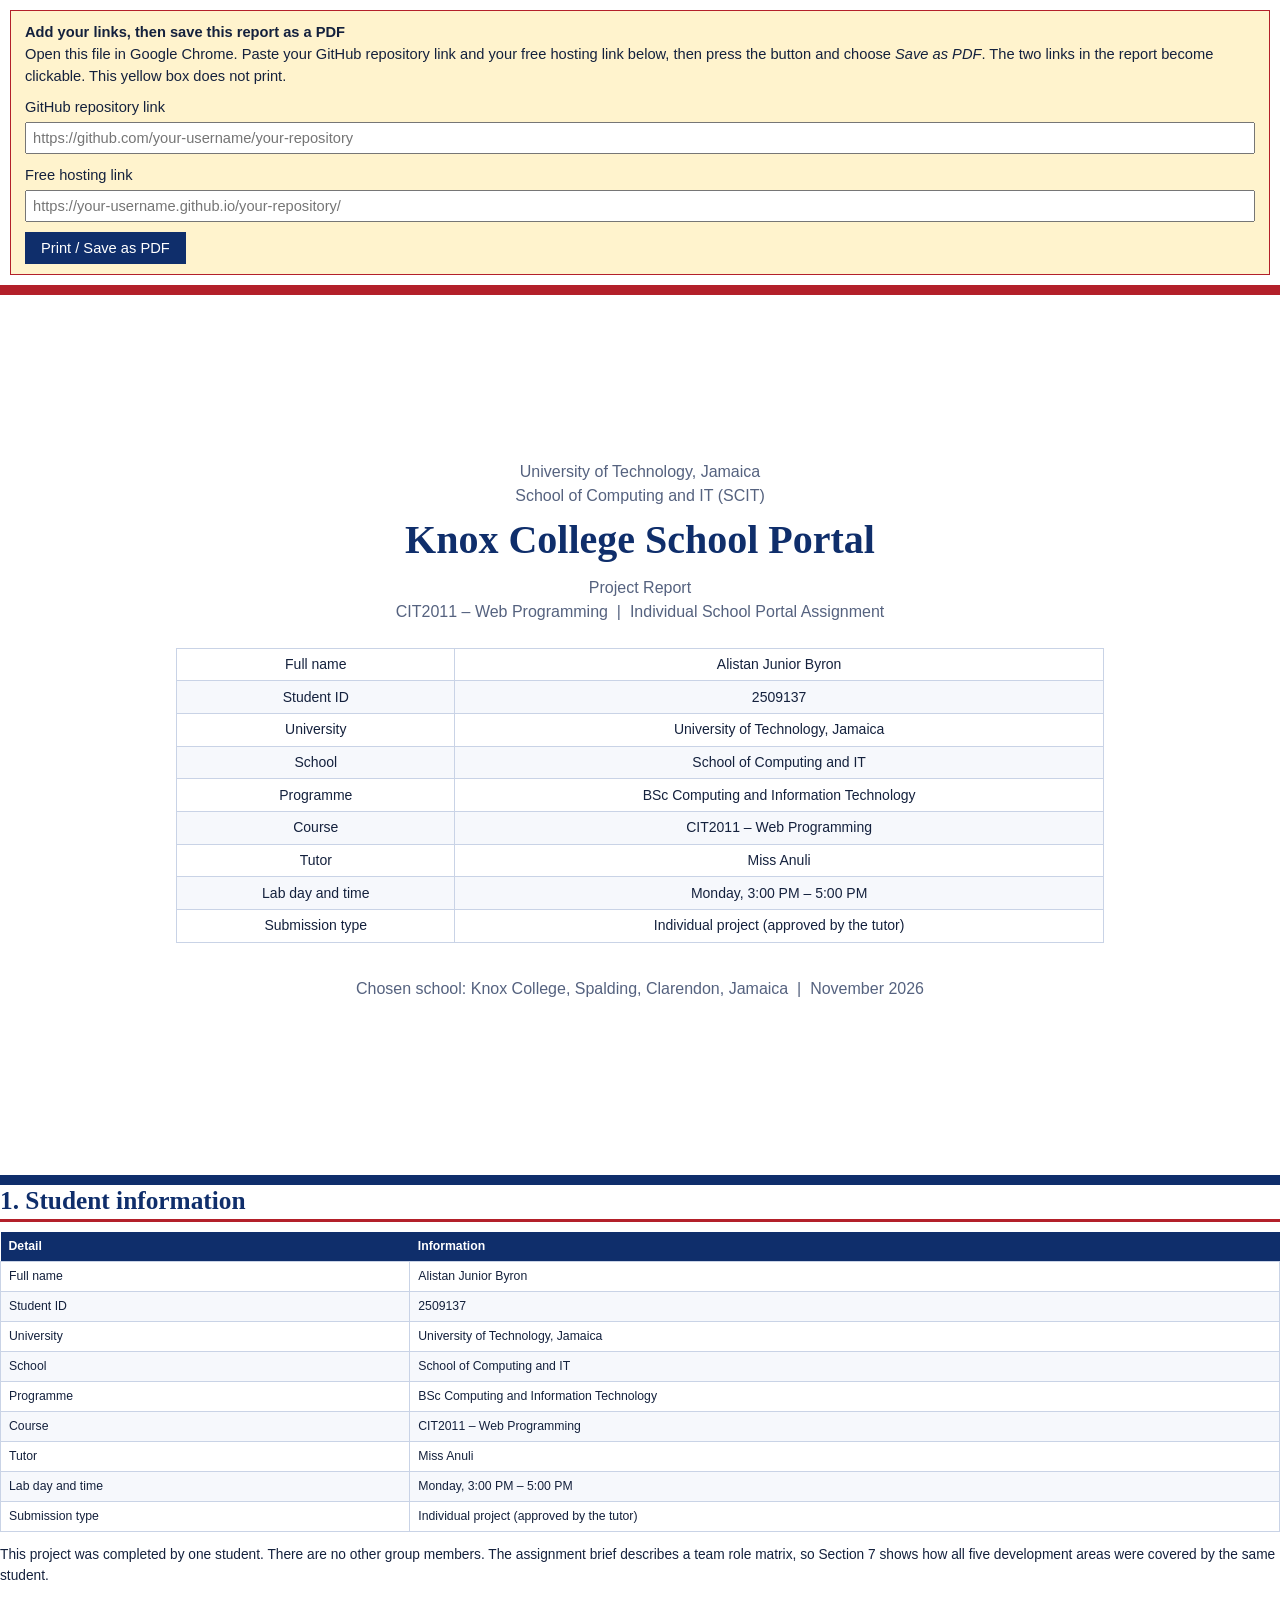
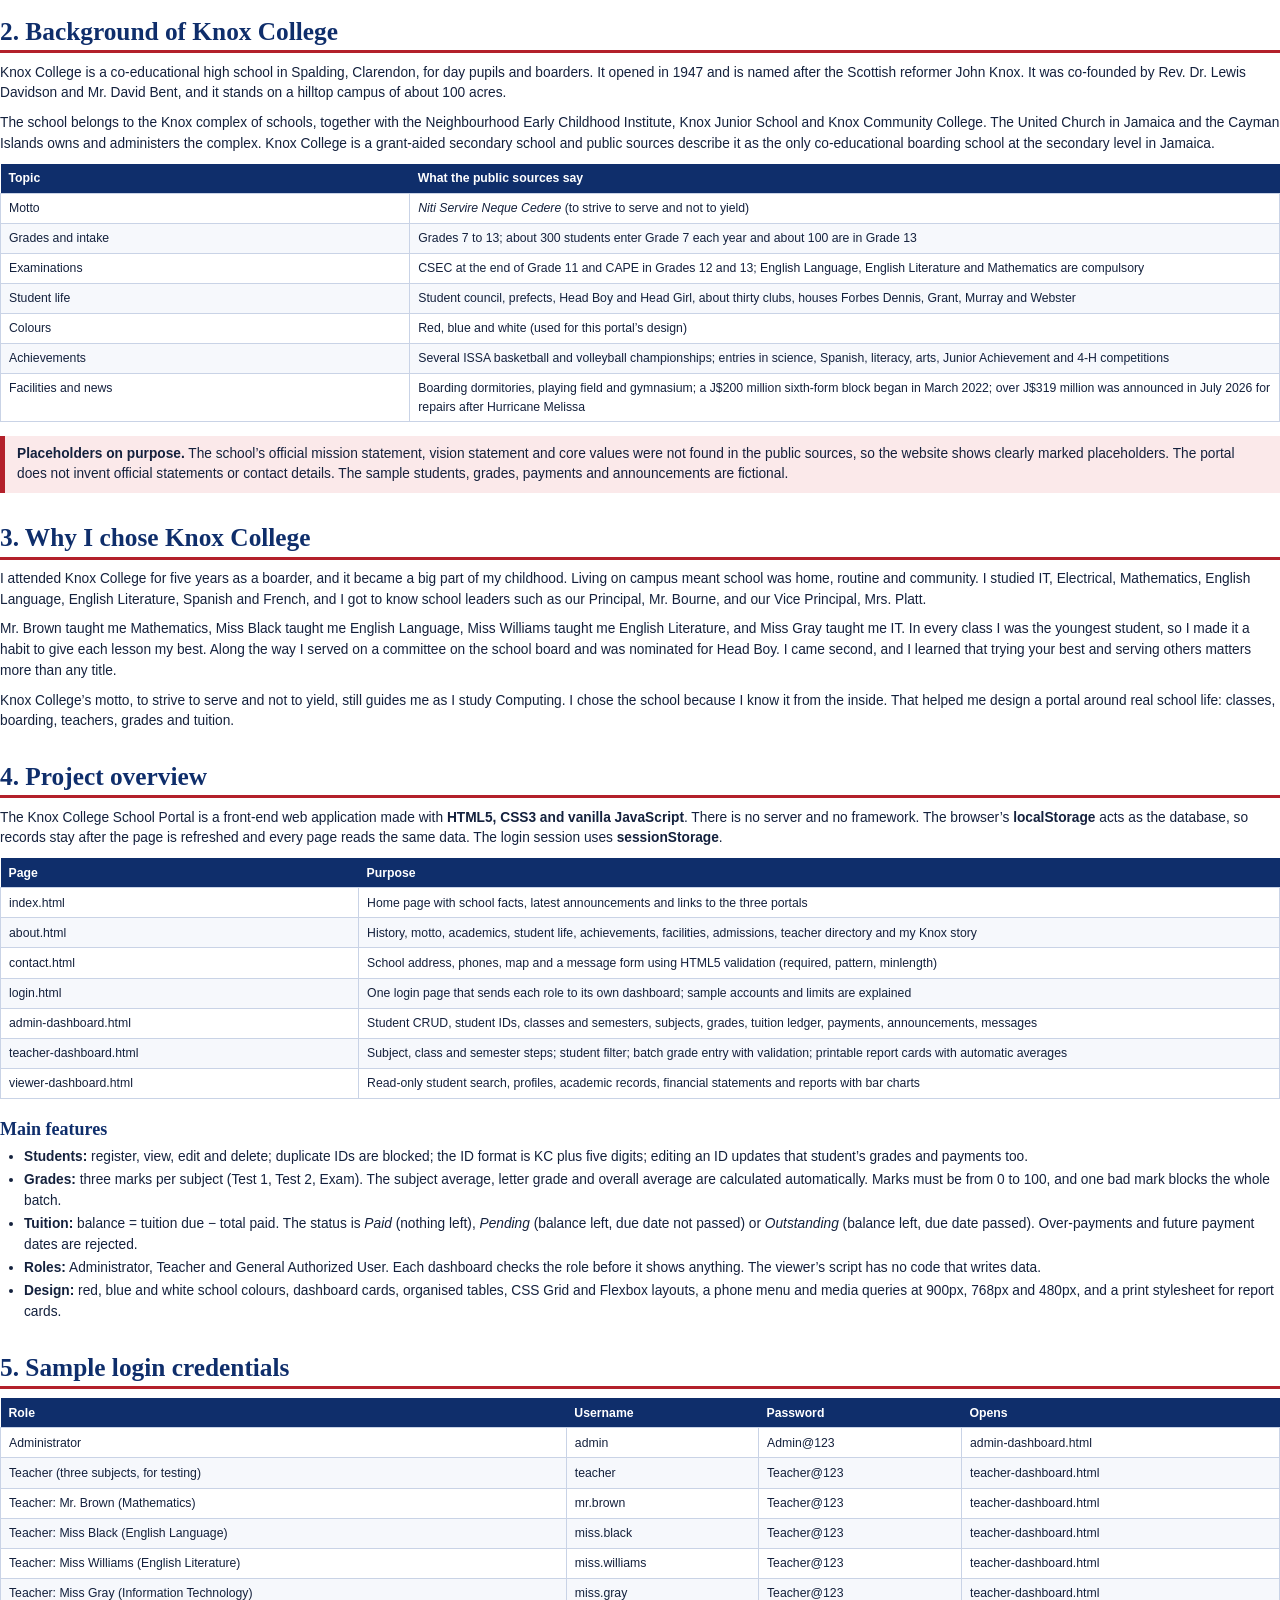
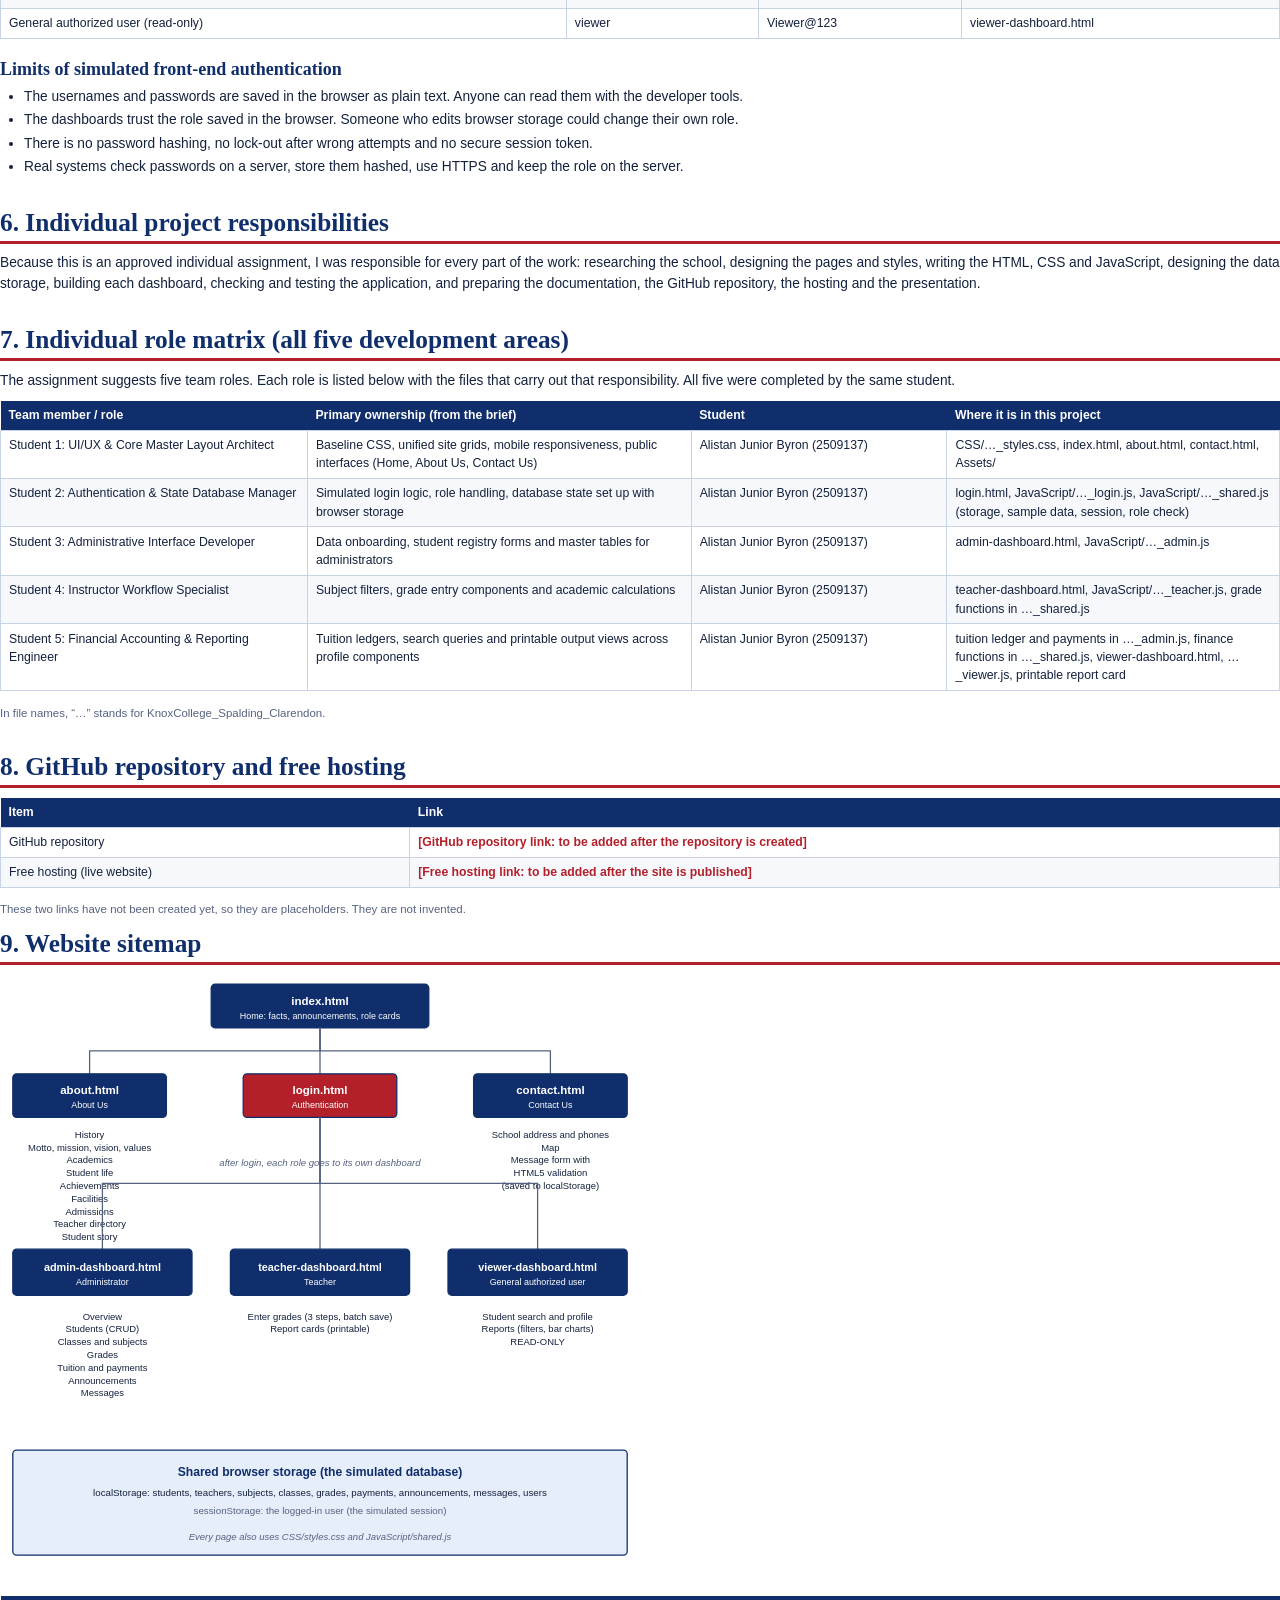
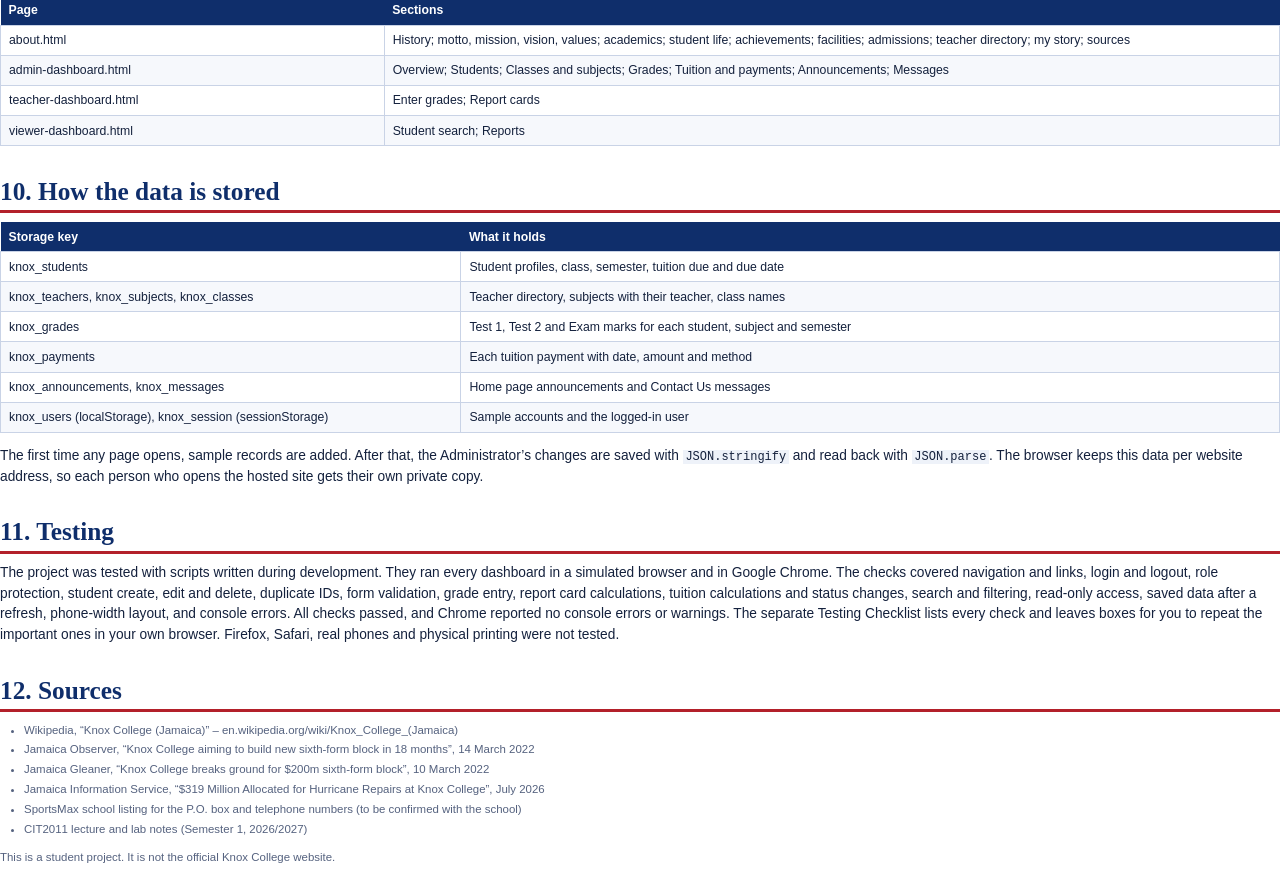
<file: Documentation/KnoxCollege_Spalding_Clarendon_Project_Report.html>
<!DOCTYPE html>
<html lang="en"><head><meta charset="UTF-8"><meta name="viewport" content="width=device-width, initial-scale=1.0">
<title>Knox College School Portal - Project Report</title><style>
@page { size: A4; }
* { box-sizing: border-box; }
body { font-family: Arial, Helvetica, sans-serif; font-size: 10.3pt; line-height: 1.5; color: #14213d; margin: 0; }
h1, h2, h3 { break-after: avoid; page-break-after: avoid; font-family: Georgia, 'Times New Roman', serif; color: #0f2e6b; line-height: 1.2; }
h1 { font-size: 19pt; margin: 22pt 0 7pt; border-bottom: 2.5pt solid #b3202a; padding-bottom: 3pt; }
h2 { font-size: 13.5pt; margin: 15pt 0 5pt; }
h3 { font-size: 11.5pt; margin: 11pt 0 4pt; }
p { margin: 0 0 7pt; }
ul, ol { margin: 0 0 8pt; padding-left: 18pt; } li { margin-bottom: 2pt; }
table { width: 100%; border-collapse: collapse; margin: 6pt 0 10pt; font-size: 9.2pt; page-break-inside: auto; }
tr { page-break-inside: avoid; }
th { background: #0f2e6b; color: #fff; text-align: left; padding: 4pt 6pt; }
td { border: 0.5pt solid #c9d3e6; padding: 4pt 6pt; vertical-align: top; }
tbody tr:nth-child(even) td { background: #f6f8fc; }
code, pre { font-family: 'Courier New', monospace; }
code { background: #eef2f9; padding: 0 2pt; font-size: 9pt; }
pre { background: #f4f6fa; border: 0.5pt solid #c9d3e6; border-left: 3pt solid #0f2e6b; padding: 6pt 8pt; font-size: 7.6pt; line-height: 1.32; white-space: pre-wrap; word-wrap: break-word; page-break-inside: avoid; margin: 4pt 0 9pt; }
.cover { height: 238mm; display: flex; flex-direction: column; justify-content: center; align-items: center; text-align: center; page-break-after: always; border-top: 8pt solid #b3202a; border-bottom: 8pt solid #0f2e6b; padding: 0 12mm; }
.cover h1 { border: 0; font-size: 30pt; margin: 6pt 0; }
.cover .small { font-size: 12pt; color: #55627f; }
.cover table { width: 78%; margin-top: 18pt; font-size: 10.5pt; }
.callout { border-left: 4pt solid #0f2e6b; background: #e6eefb; padding: 6pt 9pt; margin: 6pt 0 10pt; }
.callout.warn { border-left-color: #b3202a; background: #fbe9ea; }
.callout.ok { border-left-color: #17693d; background: #e3f4ea; }
.placeholder { color: #b3202a; font-weight: bold; }
.small { font-size: 8.6pt; color: #55627f; }
.break { page-break-before: always; }
.nobreak { page-break-inside: avoid; }
.box { display: inline-block; width: 9pt; height: 9pt; border: 0.8pt solid #14213d; vertical-align: middle; }
.noprint { background: #fff3cd; border: 1px solid #b3202a; padding: 10px 14px; margin: 10px; font-family: Arial, sans-serif; font-size: 11pt; }
.noprint input { width: 100%; padding: 6px; margin: 4px 0 10px; font-size: 11pt; }
.noprint button { padding: 8px 16px; font-size: 11pt; background: #0f2e6b; color: #fff; border: 0; cursor: pointer; }
@media print { .noprint { display: none !important; } }
svg text { font-family: Arial, Helvetica, sans-serif; }
</style></head><body>

<div class="noprint">
  <strong>Add your links, then save this report as a PDF</strong>
  <p>Open this file in Google Chrome. Paste your GitHub repository link and your free hosting link below, then press the button and choose <em>Save as PDF</em>. The two links in the report become clickable. This yellow box does not print.</p>
  <label>GitHub repository link<input id="ghInput" placeholder="https://github.com/your-username/your-repository"></label>
  <label>Free hosting link<input id="hostInput" placeholder="https://your-username.github.io/your-repository/"></label>
  <button type="button" onclick="window.print()">Print / Save as PDF</button>
</div>

<section class="cover">
  <div class="small">University of Technology, Jamaica<br>School of Computing and IT (SCIT)</div>
  <h1>Knox College School Portal</h1>
  <div class="small">Project Report<br>CIT2011 &ndash; Web Programming &nbsp;|&nbsp; Individual School Portal Assignment</div>
  <table><tbody>
<tr><td>Full name</td><td>Alistan Junior Byron</td></tr>
<tr><td>Student ID</td><td>2509137</td></tr>
<tr><td>University</td><td>University of Technology, Jamaica</td></tr>
<tr><td>School</td><td>School of Computing and IT</td></tr>
<tr><td>Programme</td><td>BSc Computing and Information Technology</td></tr>
<tr><td>Course</td><td>CIT2011 &ndash; Web Programming</td></tr>
<tr><td>Tutor</td><td>Miss Anuli</td></tr>
<tr><td>Lab day and time</td><td>Monday, 3:00 PM &ndash; 5:00 PM</td></tr>
<tr><td>Submission type</td><td>Individual project (approved by the tutor)</td></tr>
</tbody></table>
  <p class="small" style="margin-top:16pt">Chosen school: Knox College, Spalding, Clarendon, Jamaica &nbsp;|&nbsp; November 2026</p>
</section>

<h1 style="margin-top:0">1. Student information</h1>
<table><thead><tr><th style="width:32%">Detail</th><th>Information</th></tr></thead><tbody>
<tr><td>Full name</td><td>Alistan Junior Byron</td></tr>
<tr><td>Student ID</td><td>2509137</td></tr>
<tr><td>University</td><td>University of Technology, Jamaica</td></tr>
<tr><td>School</td><td>School of Computing and IT</td></tr>
<tr><td>Programme</td><td>BSc Computing and Information Technology</td></tr>
<tr><td>Course</td><td>CIT2011 &ndash; Web Programming</td></tr>
<tr><td>Tutor</td><td>Miss Anuli</td></tr>
<tr><td>Lab day and time</td><td>Monday, 3:00 PM &ndash; 5:00 PM</td></tr>
<tr><td>Submission type</td><td>Individual project (approved by the tutor)</td></tr>
</tbody></table>
<p>This project was completed by one student. There are no other group members. The assignment brief describes a team role matrix, so Section 7 shows how all five development areas were covered by the same student.</p>

<h1>2. Background of Knox College</h1>
<p>Knox College is a co-educational high school in Spalding, Clarendon, for day pupils and boarders. It opened in 1947 and is named after the Scottish reformer John Knox. It was co-founded by Rev. Dr. Lewis Davidson and Mr. David Bent, and it stands on a hilltop campus of about 100 acres.</p>
<p>The school belongs to the Knox complex of schools, together with the Neighbourhood Early Childhood Institute, Knox Junior School and Knox Community College. The United Church in Jamaica and the Cayman Islands owns and administers the complex. Knox College is a grant-aided secondary school and public sources describe it as the only co-educational boarding school at the secondary level in Jamaica.</p>
<table class="nobreak"><thead><tr><th style="width:32%">Topic</th><th>What the public sources say</th></tr></thead><tbody>
<tr><td>Motto</td><td><em>Niti Servire Neque Cedere</em> (to strive to serve and not to yield)</td></tr>
<tr><td>Grades and intake</td><td>Grades 7 to 13; about 300 students enter Grade 7 each year and about 100 are in Grade 13</td></tr>
<tr><td>Examinations</td><td>CSEC at the end of Grade 11 and CAPE in Grades 12 and 13; English Language, English Literature and Mathematics are compulsory</td></tr>
<tr><td>Student life</td><td>Student council, prefects, Head Boy and Head Girl, about thirty clubs, houses Forbes Dennis, Grant, Murray and Webster</td></tr>
<tr><td>Colours</td><td>Red, blue and white (used for this portal&rsquo;s design)</td></tr>
<tr><td>Achievements</td><td>Several ISSA basketball and volleyball championships; entries in science, Spanish, literacy, arts, Junior Achievement and 4-H competitions</td></tr>
<tr><td>Facilities and news</td><td>Boarding dormitories, playing field and gymnasium; a J$200 million sixth-form block began in March 2022; over J$319 million was announced in July 2026 for repairs after Hurricane Melissa</td></tr>
</tbody></table>
<div class="callout warn"><strong>Placeholders on purpose.</strong> The school&rsquo;s official mission statement, vision statement and core values were not found in the public sources, so the website shows clearly marked placeholders. The portal does not invent official statements or contact details. The sample students, grades, payments and announcements are fictional.</div>

<h1>3. Why I chose Knox College</h1>
<p>I attended Knox College for five years as a boarder, and it became a big part of my childhood. Living on campus meant school was home, routine and community. I studied IT, Electrical, Mathematics, English Language, English Literature, Spanish and French, and I got to know school leaders such as our Principal, Mr. Bourne, and our Vice Principal, Mrs. Platt.</p>
<p>Mr. Brown taught me Mathematics, Miss Black taught me English Language, Miss Williams taught me English Literature, and Miss Gray taught me IT. In every class I was the youngest student, so I made it a habit to give each lesson my best. Along the way I served on a committee on the school board and was nominated for Head Boy. I came second, and I learned that trying your best and serving others matters more than any title.</p>
<p>Knox College&rsquo;s motto, to strive to serve and not to yield, still guides me as I study Computing. I chose the school because I know it from the inside. That helped me design a portal around real school life: classes, boarding, teachers, grades and tuition.</p>

<h1>4. Project overview</h1>
<p>The Knox College School Portal is a front-end web application made with <strong>HTML5, CSS3 and vanilla JavaScript</strong>. There is no server and no framework. The browser&rsquo;s <strong>localStorage</strong> acts as the database, so records stay after the page is refreshed and every page reads the same data. The login session uses <strong>sessionStorage</strong>.</p>
<table><thead><tr><th style="width:28%">Page</th><th>Purpose</th></tr></thead><tbody>
<tr><td>index.html</td><td>Home page with school facts, latest announcements and links to the three portals</td></tr>
<tr><td>about.html</td><td>History, motto, academics, student life, achievements, facilities, admissions, teacher directory and my Knox story</td></tr>
<tr><td>contact.html</td><td>School address, phones, map and a message form using HTML5 validation (required, pattern, minlength)</td></tr>
<tr><td>login.html</td><td>One login page that sends each role to its own dashboard; sample accounts and limits are explained</td></tr>
<tr><td>admin-dashboard.html</td><td>Student CRUD, student IDs, classes and semesters, subjects, grades, tuition ledger, payments, announcements, messages</td></tr>
<tr><td>teacher-dashboard.html</td><td>Subject, class and semester steps; student filter; batch grade entry with validation; printable report cards with automatic averages</td></tr>
<tr><td>viewer-dashboard.html</td><td>Read-only student search, profiles, academic records, financial statements and reports with bar charts</td></tr>
</tbody></table>
<h2>Main features</h2>
<ul>
<li><strong>Students:</strong> register, view, edit and delete; duplicate IDs are blocked; the ID format is KC plus five digits; editing an ID updates that student&rsquo;s grades and payments too.</li>
<li><strong>Grades:</strong> three marks per subject (Test 1, Test 2, Exam). The subject average, letter grade and overall average are calculated automatically. Marks must be from 0 to 100, and one bad mark blocks the whole batch.</li>
<li><strong>Tuition:</strong> balance = tuition due &minus; total paid. The status is <em>Paid</em> (nothing left), <em>Pending</em> (balance left, due date not passed) or <em>Outstanding</em> (balance left, due date passed). Over-payments and future payment dates are rejected.</li>
<li><strong>Roles:</strong> Administrator, Teacher and General Authorized User. Each dashboard checks the role before it shows anything. The viewer&rsquo;s script has no code that writes data.</li>
<li><strong>Design:</strong> red, blue and white school colours, dashboard cards, organised tables, CSS Grid and Flexbox layouts, a phone menu and media queries at 900px, 768px and 480px, and a print stylesheet for report cards.</li>
</ul>

<h1>5. Sample login credentials</h1>
<table><thead><tr><th>Role</th><th>Username</th><th>Password</th><th>Opens</th></tr></thead><tbody>
<tr><td>Administrator</td><td>admin</td><td>Admin@123</td><td>admin-dashboard.html</td></tr>
<tr><td>Teacher (three subjects, for testing)</td><td>teacher</td><td>Teacher@123</td><td>teacher-dashboard.html</td></tr>
<tr><td>Teacher: Mr. Brown (Mathematics)</td><td>mr.brown</td><td>Teacher@123</td><td>teacher-dashboard.html</td></tr>
<tr><td>Teacher: Miss Black (English Language)</td><td>miss.black</td><td>Teacher@123</td><td>teacher-dashboard.html</td></tr>
<tr><td>Teacher: Miss Williams (English Literature)</td><td>miss.williams</td><td>Teacher@123</td><td>teacher-dashboard.html</td></tr>
<tr><td>Teacher: Miss Gray (Information Technology)</td><td>miss.gray</td><td>Teacher@123</td><td>teacher-dashboard.html</td></tr>
<tr><td>General authorized user (read-only)</td><td>viewer</td><td>Viewer@123</td><td>viewer-dashboard.html</td></tr>
</tbody></table>

<h2>Limits of simulated front-end authentication</h2>
<ul>
<li>The usernames and passwords are saved in the browser as plain text. Anyone can read them with the developer tools.</li>
<li>The dashboards trust the role saved in the browser. Someone who edits browser storage could change their own role.</li>
<li>There is no password hashing, no lock-out after wrong attempts and no secure session token.</li>
<li>Real systems check passwords on a server, store them hashed, use HTTPS and keep the role on the server.</li>
</ul>

<h1>6. Individual project responsibilities</h1>
<p>Because this is an approved individual assignment, I was responsible for every part of the work: researching the school, designing the pages and styles, writing the HTML, CSS and JavaScript, designing the data storage, building each dashboard, checking and testing the application, and preparing the documentation, the GitHub repository, the hosting and the presentation.</p>

<h1>7. Individual role matrix (all five development areas)</h1>
<p>The assignment suggests five team roles. Each role is listed below with the files that carry out that responsibility. All five were completed by the same student.</p>
<table><thead><tr><th style="width:24%">Team member / role</th><th style="width:30%">Primary ownership (from the brief)</th><th>Student</th><th style="width:26%">Where it is in this project</th></tr></thead><tbody>
<tr><td>Student 1: UI/UX &amp; Core Master Layout Architect</td><td>Baseline CSS, unified site grids, mobile responsiveness, public interfaces (Home, About Us, Contact Us)</td><td>Alistan Junior Byron (2509137)</td><td>CSS/&hellip;_styles.css, index.html, about.html, contact.html, Assets/</td></tr>
<tr><td>Student 2: Authentication &amp; State Database Manager</td><td>Simulated login logic, role handling, database state set up with browser storage</td><td>Alistan Junior Byron (2509137)</td><td>login.html, JavaScript/&hellip;_login.js, JavaScript/&hellip;_shared.js (storage, sample data, session, role check)</td></tr>
<tr><td>Student 3: Administrative Interface Developer</td><td>Data onboarding, student registry forms and master tables for administrators</td><td>Alistan Junior Byron (2509137)</td><td>admin-dashboard.html, JavaScript/&hellip;_admin.js</td></tr>
<tr><td>Student 4: Instructor Workflow Specialist</td><td>Subject filters, grade entry components and academic calculations</td><td>Alistan Junior Byron (2509137)</td><td>teacher-dashboard.html, JavaScript/&hellip;_teacher.js, grade functions in &hellip;_shared.js</td></tr>
<tr><td>Student 5: Financial Accounting &amp; Reporting Engineer</td><td>Tuition ledgers, search queries and printable output views across profile components</td><td>Alistan Junior Byron (2509137)</td><td>tuition ledger and payments in &hellip;_admin.js, finance functions in &hellip;_shared.js, viewer-dashboard.html, &hellip;_viewer.js, printable report card</td></tr>
</tbody></table>
<p class="small">In file names, &ldquo;&hellip;&rdquo; stands for KnoxCollege_Spalding_Clarendon.</p>

<h1>8. GitHub repository and free hosting</h1>
<table><thead><tr><th style="width:32%">Item</th><th>Link</th></tr></thead><tbody>
<tr><td>GitHub repository</td><td><a id="ghLink" class="placeholder">[GitHub repository link: to be added after the repository is created]</a></td></tr>
<tr><td>Free hosting (live website)</td><td><a id="hostLink" class="placeholder">[Free hosting link: to be added after the site is published]</a></td></tr>
</tbody></table>
<p class="small">These two links have not been created yet, so they are placeholders. They are not invented.</p>

<h1 class="break" style="margin-top:0">9. Website sitemap</h1>
<svg viewBox="0 0 500 470" xmlns="http://www.w3.org/2000/svg" role="img" aria-label="Website sitemap" style="width:100%;max-width:640px"><rect x="165" y="8" width="170" height="34" rx="3" fill="#0f2e6b" stroke="#0f2e6b"/><text x="250.0" y="24.0" text-anchor="middle" font-size="9" font-weight="bold" fill="#fff">index.html</text><text x="250.0" y="35.0" text-anchor="middle" font-size="7" fill="#fff">Home: facts, announcements, role cards</text><polyline points="250,42 250,60.0 70,60.0 70,78" fill="none" stroke="#55627f" stroke-width="1"/><rect x="10" y="78" width="120" height="34" rx="3" fill="#0f2e6b" stroke="#0f2e6b"/><text x="70.0" y="94.0" text-anchor="middle" font-size="9" font-weight="bold" fill="#fff">about.html</text><text x="70.0" y="105.0" text-anchor="middle" font-size="7" fill="#fff">About Us</text><polyline points="250,42 250,60.0 250,60.0 250,78" fill="none" stroke="#55627f" stroke-width="1"/><rect x="190" y="78" width="120" height="34" rx="3" fill="#b3202a" stroke="#0f2e6b"/><text x="250.0" y="94.0" text-anchor="middle" font-size="9" font-weight="bold" fill="#fff">login.html</text><text x="250.0" y="105.0" text-anchor="middle" font-size="7" fill="#fff">Authentication</text><polyline points="250,42 250,60.0 430,60.0 430,78" fill="none" stroke="#55627f" stroke-width="1"/><rect x="370" y="78" width="120" height="34" rx="3" fill="#0f2e6b" stroke="#0f2e6b"/><text x="430.0" y="94.0" text-anchor="middle" font-size="9" font-weight="bold" fill="#fff">contact.html</text><text x="430.0" y="105.0" text-anchor="middle" font-size="7" fill="#fff">Contact Us</text><text x="70" y="128" text-anchor="middle" font-size="7.4" fill="#14213d">History</text><text x="70" y="138" text-anchor="middle" font-size="7.4" fill="#14213d">Motto, mission, vision, values</text><text x="70" y="148" text-anchor="middle" font-size="7.4" fill="#14213d">Academics</text><text x="70" y="158" text-anchor="middle" font-size="7.4" fill="#14213d">Student life</text><text x="70" y="168" text-anchor="middle" font-size="7.4" fill="#14213d">Achievements</text><text x="70" y="178" text-anchor="middle" font-size="7.4" fill="#14213d">Facilities</text><text x="70" y="188" text-anchor="middle" font-size="7.4" fill="#14213d">Admissions</text><text x="70" y="198" text-anchor="middle" font-size="7.4" fill="#14213d">Teacher directory</text><text x="70" y="208" text-anchor="middle" font-size="7.4" fill="#14213d">Student story</text><text x="430" y="128" text-anchor="middle" font-size="7.4" fill="#14213d">School address and phones</text><text x="430" y="138" text-anchor="middle" font-size="7.4" fill="#14213d">Map</text><text x="430" y="148" text-anchor="middle" font-size="7.4" fill="#14213d">Message form with</text><text x="430" y="158" text-anchor="middle" font-size="7.4" fill="#14213d">HTML5 validation</text><text x="430" y="168" text-anchor="middle" font-size="7.4" fill="#14213d">(saved to localStorage)</text><text x="250" y="150" text-anchor="middle" font-size="7.5" font-style="italic" fill="#55627f">after login, each role goes to its own dashboard</text><polyline points="250,112 250,163.5 80,163.5 80,215" fill="none" stroke="#55627f" stroke-width="1"/><rect x="10" y="215" width="140" height="36" rx="3" fill="#0f2e6b" stroke="#0f2e6b"/><text x="80.0" y="232.0" text-anchor="middle" font-size="8.5" font-weight="bold" fill="#fff">admin-dashboard.html</text><text x="80.0" y="243.0" text-anchor="middle" font-size="7" fill="#fff">Administrator</text><polyline points="250,112 250,163.5 250,163.5 250,215" fill="none" stroke="#55627f" stroke-width="1"/><rect x="180" y="215" width="140" height="36" rx="3" fill="#0f2e6b" stroke="#0f2e6b"/><text x="250.0" y="232.0" text-anchor="middle" font-size="8.5" font-weight="bold" fill="#fff">teacher-dashboard.html</text><text x="250.0" y="243.0" text-anchor="middle" font-size="7" fill="#fff">Teacher</text><polyline points="250,112 250,163.5 420,163.5 420,215" fill="none" stroke="#55627f" stroke-width="1"/><rect x="350" y="215" width="140" height="36" rx="3" fill="#0f2e6b" stroke="#0f2e6b"/><text x="420.0" y="232.0" text-anchor="middle" font-size="8.5" font-weight="bold" fill="#fff">viewer-dashboard.html</text><text x="420.0" y="243.0" text-anchor="middle" font-size="7" fill="#fff">General authorized user</text><text x="80" y="270" text-anchor="middle" font-size="7.4" fill="#14213d">Overview</text><text x="80" y="280" text-anchor="middle" font-size="7.4" fill="#14213d">Students (CRUD)</text><text x="80" y="290" text-anchor="middle" font-size="7.4" fill="#14213d">Classes and subjects</text><text x="80" y="300" text-anchor="middle" font-size="7.4" fill="#14213d">Grades</text><text x="80" y="310" text-anchor="middle" font-size="7.4" fill="#14213d">Tuition and payments</text><text x="80" y="320" text-anchor="middle" font-size="7.4" fill="#14213d">Announcements</text><text x="80" y="330" text-anchor="middle" font-size="7.4" fill="#14213d">Messages</text><text x="250" y="270" text-anchor="middle" font-size="7.4" fill="#14213d">Enter grades (3 steps, batch save)</text><text x="250" y="280" text-anchor="middle" font-size="7.4" fill="#14213d">Report cards (printable)</text><text x="420" y="270" text-anchor="middle" font-size="7.4" fill="#14213d">Student search and profile</text><text x="420" y="280" text-anchor="middle" font-size="7.4" fill="#14213d">Reports (filters, bar charts)</text><text x="420" y="290" text-anchor="middle" font-size="7.4" fill="#14213d">READ-ONLY</text><rect x="10" y="372" width="480" height="82" rx="3" fill="#e6eefb" stroke="#0f2e6b"/><text x="250" y="392" text-anchor="middle" font-size="9.5" font-weight="bold" fill="#0f2e6b">Shared browser storage (the simulated database)</text><text x="250" y="408" text-anchor="middle" font-size="7.6" fill="#14213d">localStorage: students, teachers, subjects, classes, grades, payments, announcements, messages, users</text><text x="250" y="422" text-anchor="middle" font-size="7.6" fill="#55627f">sessionStorage: the logged-in user (the simulated session)</text><text x="250" y="442" text-anchor="middle" font-size="7.4" font-style="italic" fill="#55627f">Every page also uses CSS/styles.css and JavaScript/shared.js</text></svg>
<table style="margin-top:10pt"><thead><tr><th style="width:30%">Page</th><th>Sections</th></tr></thead><tbody>
<tr><td>about.html</td><td>History; motto, mission, vision, values; academics; student life; achievements; facilities; admissions; teacher directory; my story; sources</td></tr>
<tr><td>admin-dashboard.html</td><td>Overview; Students; Classes and subjects; Grades; Tuition and payments; Announcements; Messages</td></tr>
<tr><td>teacher-dashboard.html</td><td>Enter grades; Report cards</td></tr>
<tr><td>viewer-dashboard.html</td><td>Student search; Reports</td></tr>
</tbody></table>

<h1>10. How the data is stored</h1>
<table><thead><tr><th style="width:36%">Storage key</th><th>What it holds</th></tr></thead><tbody>
<tr><td>knox_students</td><td>Student profiles, class, semester, tuition due and due date</td></tr>
<tr><td>knox_teachers, knox_subjects, knox_classes</td><td>Teacher directory, subjects with their teacher, class names</td></tr>
<tr><td>knox_grades</td><td>Test 1, Test 2 and Exam marks for each student, subject and semester</td></tr>
<tr><td>knox_payments</td><td>Each tuition payment with date, amount and method</td></tr>
<tr><td>knox_announcements, knox_messages</td><td>Home page announcements and Contact Us messages</td></tr>
<tr><td>knox_users (localStorage), knox_session (sessionStorage)</td><td>Sample accounts and the logged-in user</td></tr>
</tbody></table>
<p>The first time any page opens, sample records are added. After that, the Administrator&rsquo;s changes are saved with <code>JSON.stringify</code> and read back with <code>JSON.parse</code>. The browser keeps this data per website address, so each person who opens the hosted site gets their own private copy.</p>

<h1>11. Testing</h1>
<p>The project was tested with scripts written during development. They ran every dashboard in a simulated browser and in Google Chrome. The checks covered navigation and links, login and logout, role protection, student create, edit and delete, duplicate IDs, form validation, grade entry, report card calculations, tuition calculations and status changes, search and filtering, read-only access, saved data after a refresh, phone-width layout, and console errors. All checks passed, and Chrome reported no console errors or warnings. The separate Testing Checklist lists every check and leaves boxes for you to repeat the important ones in your own browser. Firefox, Safari, real phones and physical printing were not tested.</p>

<h1>12. Sources</h1>
<ul class="small">
<li>Wikipedia, &ldquo;Knox College (Jamaica)&rdquo; &ndash; en.wikipedia.org/wiki/Knox_College_(Jamaica)</li>
<li>Jamaica Observer, &ldquo;Knox College aiming to build new sixth-form block in 18 months&rdquo;, 14 March 2022</li>
<li>Jamaica Gleaner, &ldquo;Knox College breaks ground for $200m sixth-form block&rdquo;, 10 March 2022</li>
<li>Jamaica Information Service, &ldquo;$319 Million Allocated for Hurricane Repairs at Knox College&rdquo;, July 2026</li>
<li>SportsMax school listing for the P.O. box and telephone numbers (to be confirmed with the school)</li>
<li>CIT2011 lecture and lab notes (Semester 1, 2026/2027)</li>
</ul>
<p class="small">This is a student project. It is not the official Knox College website.</p>

<script>
  function setLink(inputId, linkId, placeholderText) {
    const input = document.getElementById(inputId), link = document.getElementById(linkId);
    input.addEventListener("input", function () {
      const url = input.value.trim();
      if (url === "") { link.removeAttribute("href"); link.textContent = placeholderText; link.className = "placeholder"; }
      else { link.href = url; link.textContent = url; link.className = ""; }
    });
  }
  setLink("ghInput", "ghLink", "[GitHub repository link: to be added after the repository is created]");
  setLink("hostInput", "hostLink", "[Free hosting link: to be added after the site is published]");
</script>

</body></html>
</file>
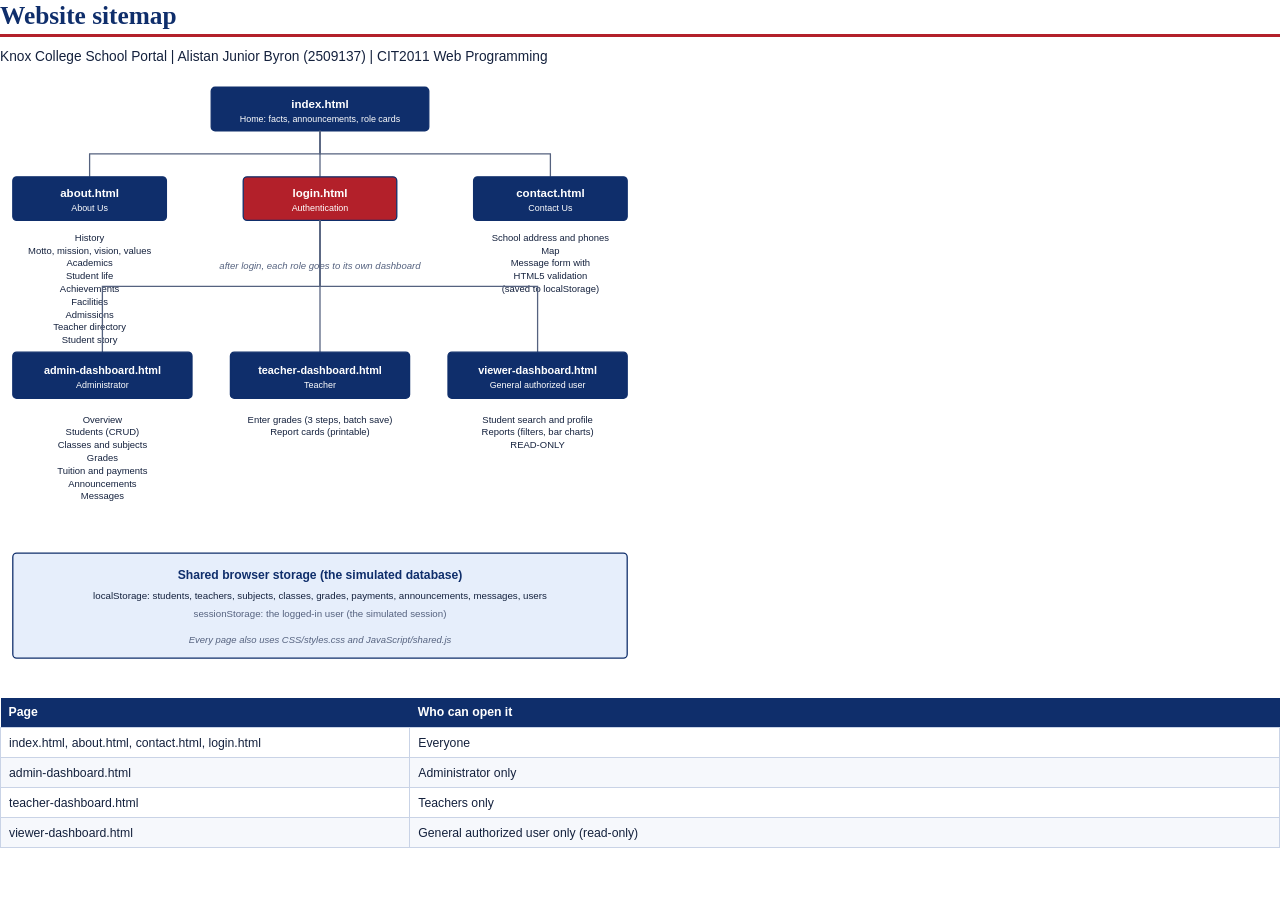
<file: Documentation/KnoxCollege_Spalding_Clarendon_Sitemap.html>
<!DOCTYPE html>
<html lang="en"><head><meta charset="UTF-8"><meta name="viewport" content="width=device-width, initial-scale=1.0">
<title>Website Sitemap</title><style>
@page { size: A4; }
* { box-sizing: border-box; }
body { font-family: Arial, Helvetica, sans-serif; font-size: 10.3pt; line-height: 1.5; color: #14213d; margin: 0; }
h1, h2, h3 { break-after: avoid; page-break-after: avoid; font-family: Georgia, 'Times New Roman', serif; color: #0f2e6b; line-height: 1.2; }
h1 { font-size: 19pt; margin: 22pt 0 7pt; border-bottom: 2.5pt solid #b3202a; padding-bottom: 3pt; }
h2 { font-size: 13.5pt; margin: 15pt 0 5pt; }
h3 { font-size: 11.5pt; margin: 11pt 0 4pt; }
p { margin: 0 0 7pt; }
ul, ol { margin: 0 0 8pt; padding-left: 18pt; } li { margin-bottom: 2pt; }
table { width: 100%; border-collapse: collapse; margin: 6pt 0 10pt; font-size: 9.2pt; page-break-inside: auto; }
tr { page-break-inside: avoid; }
th { background: #0f2e6b; color: #fff; text-align: left; padding: 4pt 6pt; }
td { border: 0.5pt solid #c9d3e6; padding: 4pt 6pt; vertical-align: top; }
tbody tr:nth-child(even) td { background: #f6f8fc; }
code, pre { font-family: 'Courier New', monospace; }
code { background: #eef2f9; padding: 0 2pt; font-size: 9pt; }
pre { background: #f4f6fa; border: 0.5pt solid #c9d3e6; border-left: 3pt solid #0f2e6b; padding: 6pt 8pt; font-size: 7.6pt; line-height: 1.32; white-space: pre-wrap; word-wrap: break-word; page-break-inside: avoid; margin: 4pt 0 9pt; }
.cover { height: 238mm; display: flex; flex-direction: column; justify-content: center; align-items: center; text-align: center; page-break-after: always; border-top: 8pt solid #b3202a; border-bottom: 8pt solid #0f2e6b; padding: 0 12mm; }
.cover h1 { border: 0; font-size: 30pt; margin: 6pt 0; }
.cover .small { font-size: 12pt; color: #55627f; }
.cover table { width: 78%; margin-top: 18pt; font-size: 10.5pt; }
.callout { border-left: 4pt solid #0f2e6b; background: #e6eefb; padding: 6pt 9pt; margin: 6pt 0 10pt; }
.callout.warn { border-left-color: #b3202a; background: #fbe9ea; }
.callout.ok { border-left-color: #17693d; background: #e3f4ea; }
.placeholder { color: #b3202a; font-weight: bold; }
.small { font-size: 8.6pt; color: #55627f; }
.break { page-break-before: always; }
.nobreak { page-break-inside: avoid; }
.box { display: inline-block; width: 9pt; height: 9pt; border: 0.8pt solid #14213d; vertical-align: middle; }
.noprint { background: #fff3cd; border: 1px solid #b3202a; padding: 10px 14px; margin: 10px; font-family: Arial, sans-serif; font-size: 11pt; }
.noprint input { width: 100%; padding: 6px; margin: 4px 0 10px; font-size: 11pt; }
.noprint button { padding: 8px 16px; font-size: 11pt; background: #0f2e6b; color: #fff; border: 0; cursor: pointer; }
@media print { .noprint { display: none !important; } }
svg text { font-family: Arial, Helvetica, sans-serif; }
</style></head><body>

<h1 style="margin-top:0">Website sitemap</h1>
<p>Knox College School Portal | Alistan Junior Byron (2509137) | CIT2011 Web Programming</p>
<svg viewBox="0 0 500 470" xmlns="http://www.w3.org/2000/svg" role="img" aria-label="Website sitemap" style="width:100%;max-width:640px"><rect x="165" y="8" width="170" height="34" rx="3" fill="#0f2e6b" stroke="#0f2e6b"/><text x="250.0" y="24.0" text-anchor="middle" font-size="9" font-weight="bold" fill="#fff">index.html</text><text x="250.0" y="35.0" text-anchor="middle" font-size="7" fill="#fff">Home: facts, announcements, role cards</text><polyline points="250,42 250,60.0 70,60.0 70,78" fill="none" stroke="#55627f" stroke-width="1"/><rect x="10" y="78" width="120" height="34" rx="3" fill="#0f2e6b" stroke="#0f2e6b"/><text x="70.0" y="94.0" text-anchor="middle" font-size="9" font-weight="bold" fill="#fff">about.html</text><text x="70.0" y="105.0" text-anchor="middle" font-size="7" fill="#fff">About Us</text><polyline points="250,42 250,60.0 250,60.0 250,78" fill="none" stroke="#55627f" stroke-width="1"/><rect x="190" y="78" width="120" height="34" rx="3" fill="#b3202a" stroke="#0f2e6b"/><text x="250.0" y="94.0" text-anchor="middle" font-size="9" font-weight="bold" fill="#fff">login.html</text><text x="250.0" y="105.0" text-anchor="middle" font-size="7" fill="#fff">Authentication</text><polyline points="250,42 250,60.0 430,60.0 430,78" fill="none" stroke="#55627f" stroke-width="1"/><rect x="370" y="78" width="120" height="34" rx="3" fill="#0f2e6b" stroke="#0f2e6b"/><text x="430.0" y="94.0" text-anchor="middle" font-size="9" font-weight="bold" fill="#fff">contact.html</text><text x="430.0" y="105.0" text-anchor="middle" font-size="7" fill="#fff">Contact Us</text><text x="70" y="128" text-anchor="middle" font-size="7.4" fill="#14213d">History</text><text x="70" y="138" text-anchor="middle" font-size="7.4" fill="#14213d">Motto, mission, vision, values</text><text x="70" y="148" text-anchor="middle" font-size="7.4" fill="#14213d">Academics</text><text x="70" y="158" text-anchor="middle" font-size="7.4" fill="#14213d">Student life</text><text x="70" y="168" text-anchor="middle" font-size="7.4" fill="#14213d">Achievements</text><text x="70" y="178" text-anchor="middle" font-size="7.4" fill="#14213d">Facilities</text><text x="70" y="188" text-anchor="middle" font-size="7.4" fill="#14213d">Admissions</text><text x="70" y="198" text-anchor="middle" font-size="7.4" fill="#14213d">Teacher directory</text><text x="70" y="208" text-anchor="middle" font-size="7.4" fill="#14213d">Student story</text><text x="430" y="128" text-anchor="middle" font-size="7.4" fill="#14213d">School address and phones</text><text x="430" y="138" text-anchor="middle" font-size="7.4" fill="#14213d">Map</text><text x="430" y="148" text-anchor="middle" font-size="7.4" fill="#14213d">Message form with</text><text x="430" y="158" text-anchor="middle" font-size="7.4" fill="#14213d">HTML5 validation</text><text x="430" y="168" text-anchor="middle" font-size="7.4" fill="#14213d">(saved to localStorage)</text><text x="250" y="150" text-anchor="middle" font-size="7.5" font-style="italic" fill="#55627f">after login, each role goes to its own dashboard</text><polyline points="250,112 250,163.5 80,163.5 80,215" fill="none" stroke="#55627f" stroke-width="1"/><rect x="10" y="215" width="140" height="36" rx="3" fill="#0f2e6b" stroke="#0f2e6b"/><text x="80.0" y="232.0" text-anchor="middle" font-size="8.5" font-weight="bold" fill="#fff">admin-dashboard.html</text><text x="80.0" y="243.0" text-anchor="middle" font-size="7" fill="#fff">Administrator</text><polyline points="250,112 250,163.5 250,163.5 250,215" fill="none" stroke="#55627f" stroke-width="1"/><rect x="180" y="215" width="140" height="36" rx="3" fill="#0f2e6b" stroke="#0f2e6b"/><text x="250.0" y="232.0" text-anchor="middle" font-size="8.5" font-weight="bold" fill="#fff">teacher-dashboard.html</text><text x="250.0" y="243.0" text-anchor="middle" font-size="7" fill="#fff">Teacher</text><polyline points="250,112 250,163.5 420,163.5 420,215" fill="none" stroke="#55627f" stroke-width="1"/><rect x="350" y="215" width="140" height="36" rx="3" fill="#0f2e6b" stroke="#0f2e6b"/><text x="420.0" y="232.0" text-anchor="middle" font-size="8.5" font-weight="bold" fill="#fff">viewer-dashboard.html</text><text x="420.0" y="243.0" text-anchor="middle" font-size="7" fill="#fff">General authorized user</text><text x="80" y="270" text-anchor="middle" font-size="7.4" fill="#14213d">Overview</text><text x="80" y="280" text-anchor="middle" font-size="7.4" fill="#14213d">Students (CRUD)</text><text x="80" y="290" text-anchor="middle" font-size="7.4" fill="#14213d">Classes and subjects</text><text x="80" y="300" text-anchor="middle" font-size="7.4" fill="#14213d">Grades</text><text x="80" y="310" text-anchor="middle" font-size="7.4" fill="#14213d">Tuition and payments</text><text x="80" y="320" text-anchor="middle" font-size="7.4" fill="#14213d">Announcements</text><text x="80" y="330" text-anchor="middle" font-size="7.4" fill="#14213d">Messages</text><text x="250" y="270" text-anchor="middle" font-size="7.4" fill="#14213d">Enter grades (3 steps, batch save)</text><text x="250" y="280" text-anchor="middle" font-size="7.4" fill="#14213d">Report cards (printable)</text><text x="420" y="270" text-anchor="middle" font-size="7.4" fill="#14213d">Student search and profile</text><text x="420" y="280" text-anchor="middle" font-size="7.4" fill="#14213d">Reports (filters, bar charts)</text><text x="420" y="290" text-anchor="middle" font-size="7.4" fill="#14213d">READ-ONLY</text><rect x="10" y="372" width="480" height="82" rx="3" fill="#e6eefb" stroke="#0f2e6b"/><text x="250" y="392" text-anchor="middle" font-size="9.5" font-weight="bold" fill="#0f2e6b">Shared browser storage (the simulated database)</text><text x="250" y="408" text-anchor="middle" font-size="7.6" fill="#14213d">localStorage: students, teachers, subjects, classes, grades, payments, announcements, messages, users</text><text x="250" y="422" text-anchor="middle" font-size="7.6" fill="#55627f">sessionStorage: the logged-in user (the simulated session)</text><text x="250" y="442" text-anchor="middle" font-size="7.4" font-style="italic" fill="#55627f">Every page also uses CSS/styles.css and JavaScript/shared.js</text></svg>
<table style="margin-top:10pt"><thead><tr><th style="width:32%">Page</th><th>Who can open it</th></tr></thead><tbody>
<tr><td>index.html, about.html, contact.html, login.html</td><td>Everyone</td></tr>
<tr><td>admin-dashboard.html</td><td>Administrator only</td></tr>
<tr><td>teacher-dashboard.html</td><td>Teachers only</td></tr>
<tr><td>viewer-dashboard.html</td><td>General authorized user only (read-only)</td></tr>
</tbody></table>

</body></html>
</file>
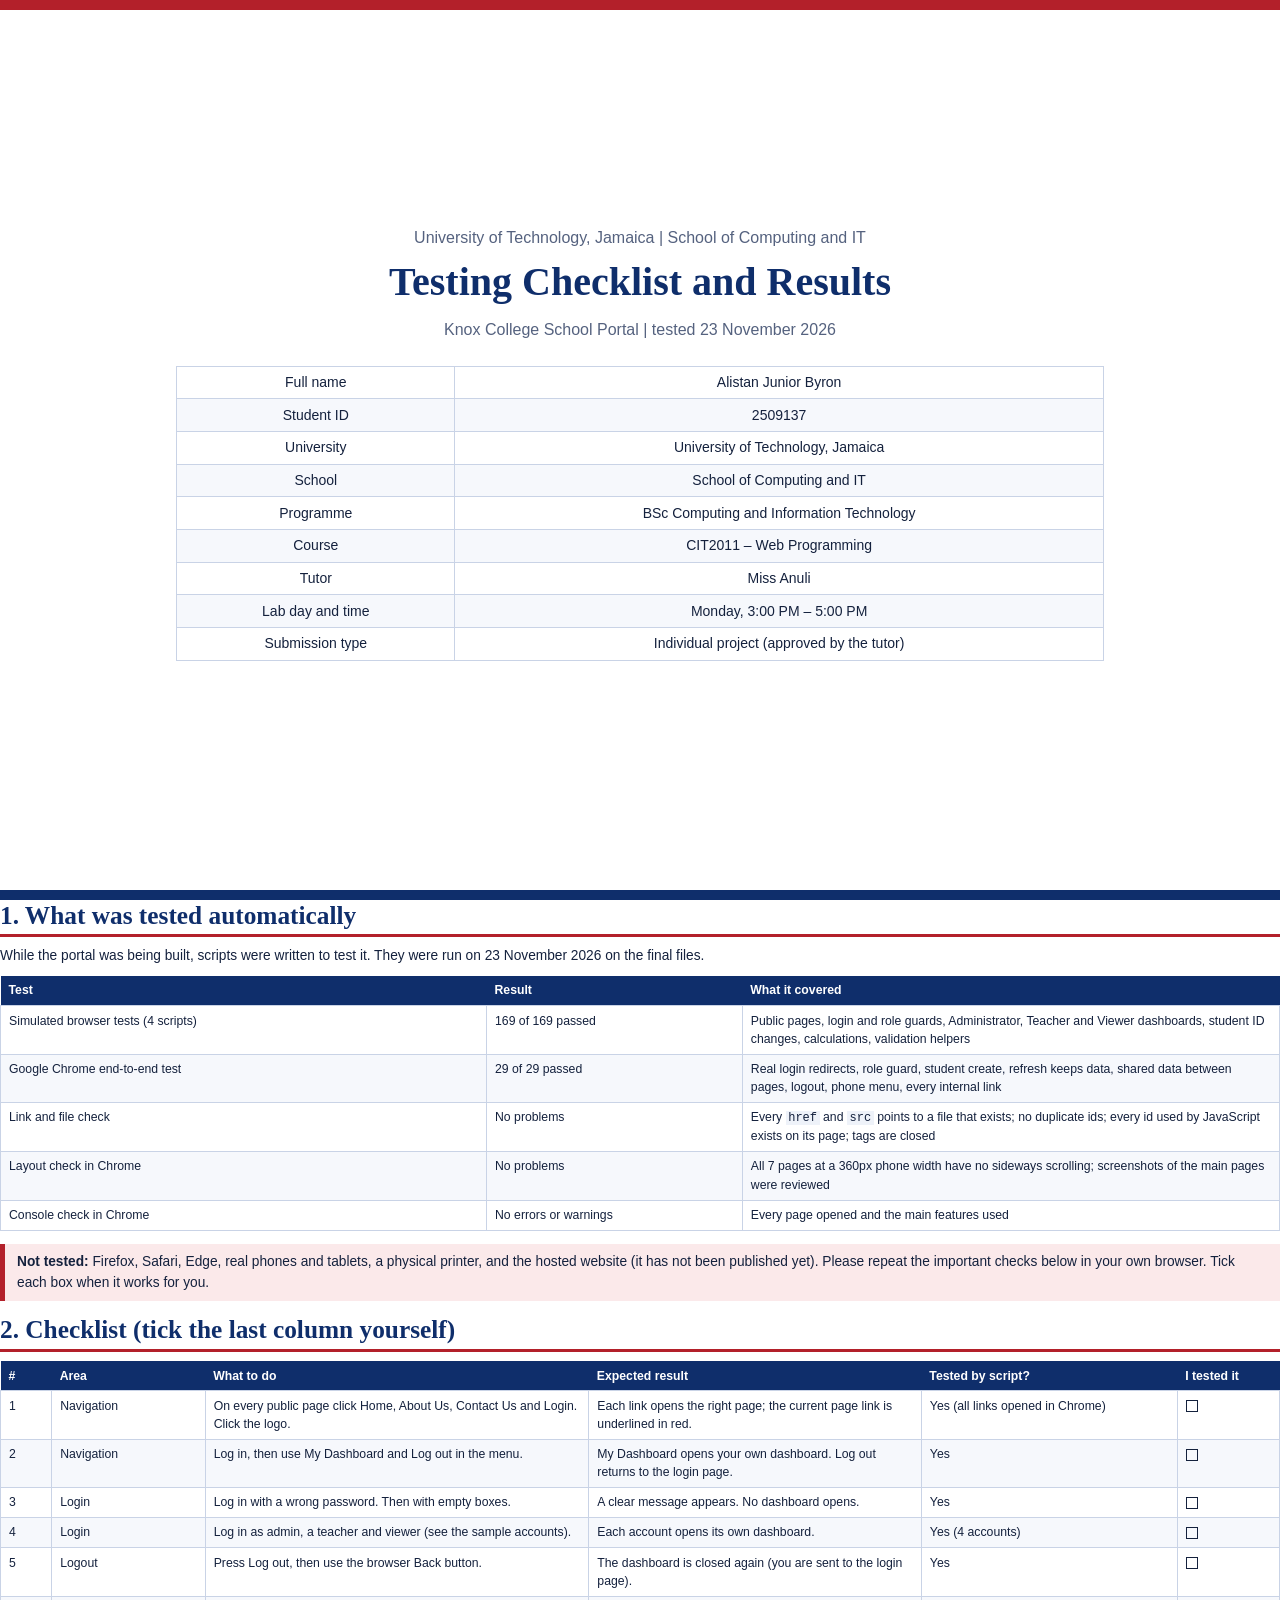
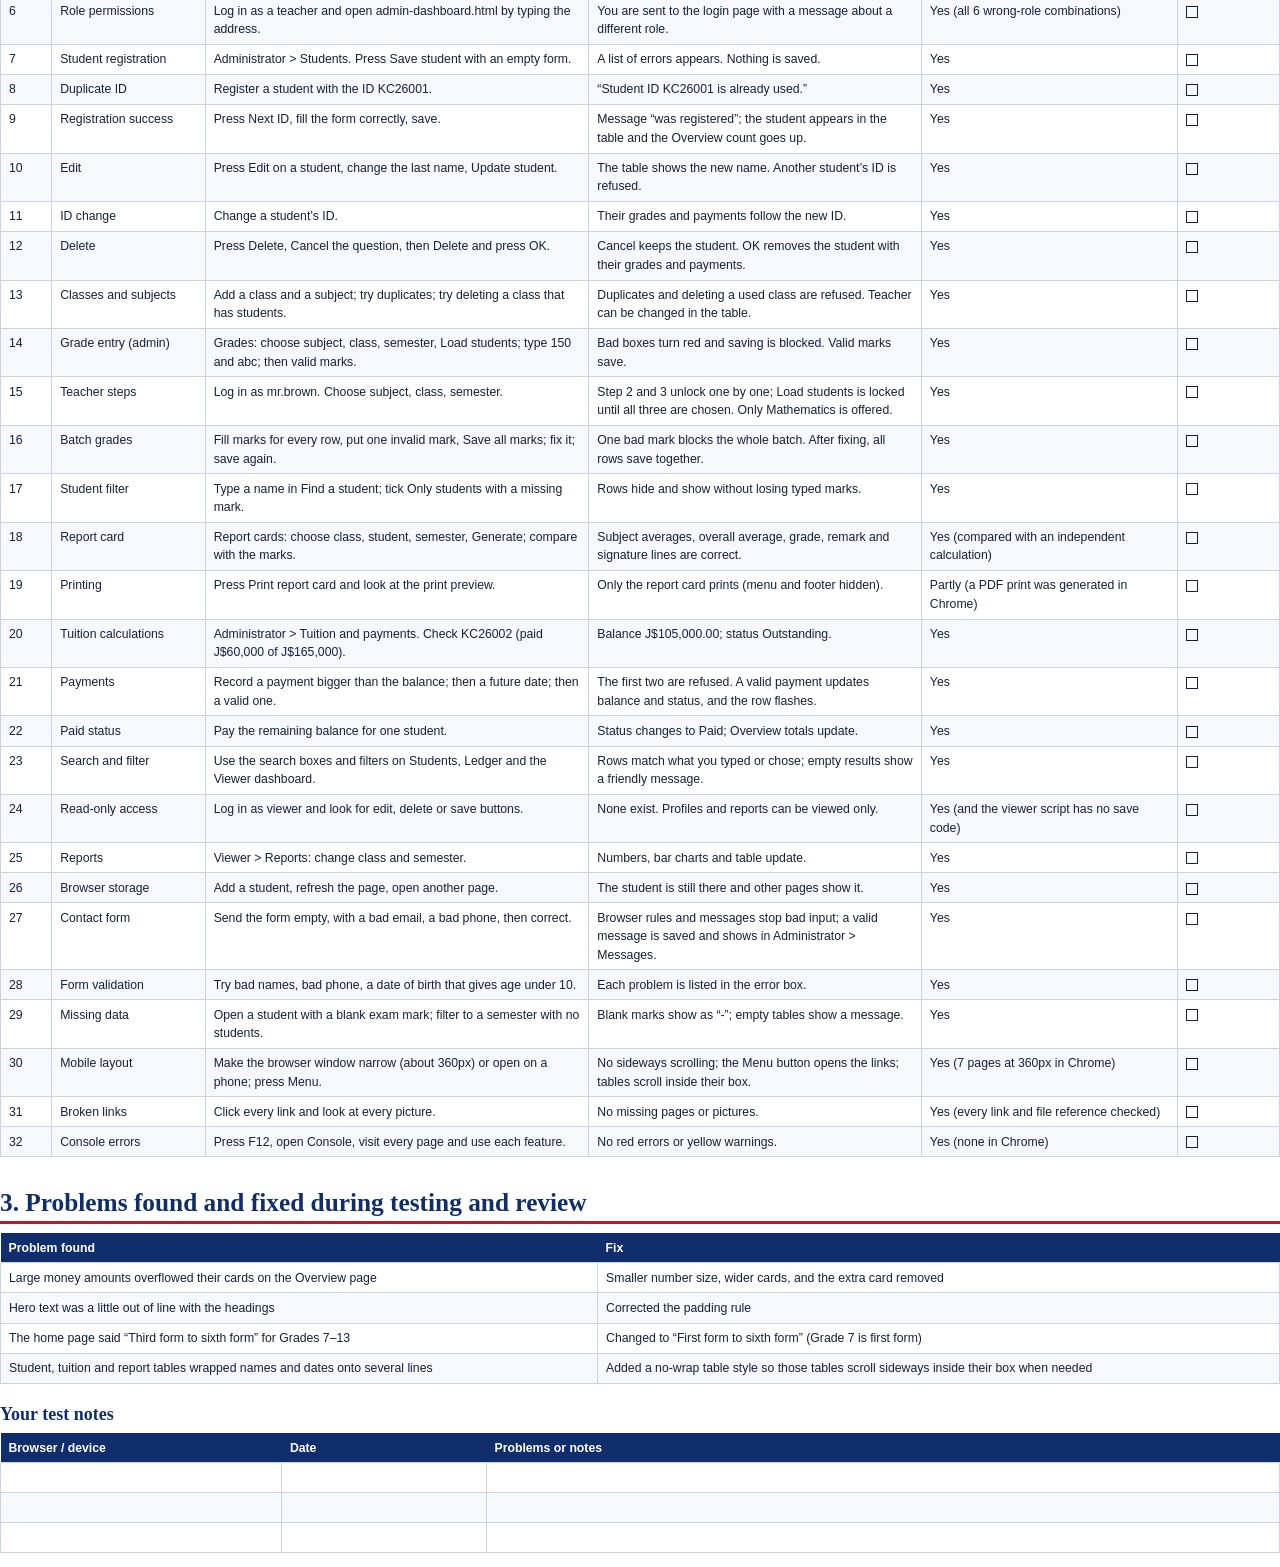
<file: Documentation/KnoxCollege_Spalding_Clarendon_Testing_Checklist.html>
<!DOCTYPE html>
<html lang="en"><head><meta charset="UTF-8"><meta name="viewport" content="width=device-width, initial-scale=1.0">
<title>Testing Checklist and Results</title><style>
@page { size: A4; }
* { box-sizing: border-box; }
body { font-family: Arial, Helvetica, sans-serif; font-size: 10.3pt; line-height: 1.5; color: #14213d; margin: 0; }
h1, h2, h3 { break-after: avoid; page-break-after: avoid; font-family: Georgia, 'Times New Roman', serif; color: #0f2e6b; line-height: 1.2; }
h1 { font-size: 19pt; margin: 22pt 0 7pt; border-bottom: 2.5pt solid #b3202a; padding-bottom: 3pt; }
h2 { font-size: 13.5pt; margin: 15pt 0 5pt; }
h3 { font-size: 11.5pt; margin: 11pt 0 4pt; }
p { margin: 0 0 7pt; }
ul, ol { margin: 0 0 8pt; padding-left: 18pt; } li { margin-bottom: 2pt; }
table { width: 100%; border-collapse: collapse; margin: 6pt 0 10pt; font-size: 9.2pt; page-break-inside: auto; }
tr { page-break-inside: avoid; }
th { background: #0f2e6b; color: #fff; text-align: left; padding: 4pt 6pt; }
td { border: 0.5pt solid #c9d3e6; padding: 4pt 6pt; vertical-align: top; }
tbody tr:nth-child(even) td { background: #f6f8fc; }
code, pre { font-family: 'Courier New', monospace; }
code { background: #eef2f9; padding: 0 2pt; font-size: 9pt; }
pre { background: #f4f6fa; border: 0.5pt solid #c9d3e6; border-left: 3pt solid #0f2e6b; padding: 6pt 8pt; font-size: 7.6pt; line-height: 1.32; white-space: pre-wrap; word-wrap: break-word; page-break-inside: avoid; margin: 4pt 0 9pt; }
.cover { height: 238mm; display: flex; flex-direction: column; justify-content: center; align-items: center; text-align: center; page-break-after: always; border-top: 8pt solid #b3202a; border-bottom: 8pt solid #0f2e6b; padding: 0 12mm; }
.cover h1 { border: 0; font-size: 30pt; margin: 6pt 0; }
.cover .small { font-size: 12pt; color: #55627f; }
.cover table { width: 78%; margin-top: 18pt; font-size: 10.5pt; }
.callout { border-left: 4pt solid #0f2e6b; background: #e6eefb; padding: 6pt 9pt; margin: 6pt 0 10pt; }
.callout.warn { border-left-color: #b3202a; background: #fbe9ea; }
.callout.ok { border-left-color: #17693d; background: #e3f4ea; }
.placeholder { color: #b3202a; font-weight: bold; }
.small { font-size: 8.6pt; color: #55627f; }
.break { page-break-before: always; }
.nobreak { page-break-inside: avoid; }
.box { display: inline-block; width: 9pt; height: 9pt; border: 0.8pt solid #14213d; vertical-align: middle; }
.noprint { background: #fff3cd; border: 1px solid #b3202a; padding: 10px 14px; margin: 10px; font-family: Arial, sans-serif; font-size: 11pt; }
.noprint input { width: 100%; padding: 6px; margin: 4px 0 10px; font-size: 11pt; }
.noprint button { padding: 8px 16px; font-size: 11pt; background: #0f2e6b; color: #fff; border: 0; cursor: pointer; }
@media print { .noprint { display: none !important; } }
svg text { font-family: Arial, Helvetica, sans-serif; }
</style></head><body>
<section class="cover"><div class="small">University of Technology, Jamaica | School of Computing and IT</div>
<h1>Testing Checklist and Results</h1><div class="small">Knox College School Portal | tested 23 November 2026</div><table><tbody>
<tr><td>Full name</td><td>Alistan Junior Byron</td></tr>
<tr><td>Student ID</td><td>2509137</td></tr>
<tr><td>University</td><td>University of Technology, Jamaica</td></tr>
<tr><td>School</td><td>School of Computing and IT</td></tr>
<tr><td>Programme</td><td>BSc Computing and Information Technology</td></tr>
<tr><td>Course</td><td>CIT2011 &ndash; Web Programming</td></tr>
<tr><td>Tutor</td><td>Miss Anuli</td></tr>
<tr><td>Lab day and time</td><td>Monday, 3:00 PM &ndash; 5:00 PM</td></tr>
<tr><td>Submission type</td><td>Individual project (approved by the tutor)</td></tr>
</tbody></table></section>
<h1 style="margin-top:0">1. What was tested automatically</h1>
<p>While the portal was being built, scripts were written to test it. They were run on 23 November 2026 on the final files.</p>
<table><thead><tr><th style="width:38%">Test</th><th style="width:20%">Result</th><th>What it covered</th></tr></thead><tbody>
<tr><td>Simulated browser tests (4 scripts)</td><td>169 of 169 passed</td><td>Public pages, login and role guards, Administrator, Teacher and Viewer dashboards, student ID changes, calculations, validation helpers</td></tr>
<tr><td>Google Chrome end-to-end test</td><td>29 of 29 passed</td><td>Real login redirects, role guard, student create, refresh keeps data, shared data between pages, logout, phone menu, every internal link</td></tr>
<tr><td>Link and file check</td><td>No problems</td><td>Every <code>href</code> and <code>src</code> points to a file that exists; no duplicate ids; every id used by JavaScript exists on its page; tags are closed</td></tr>
<tr><td>Layout check in Chrome</td><td>No problems</td><td>All 7 pages at a 360px phone width have no sideways scrolling; screenshots of the main pages were reviewed</td></tr>
<tr><td>Console check in Chrome</td><td>No errors or warnings</td><td>Every page opened and the main features used</td></tr>
</tbody></table>
<div class="callout warn"><strong>Not tested:</strong> Firefox, Safari, Edge, real phones and tablets, a physical printer, and the hosted website (it has not been published yet). Please repeat the important checks below in your own browser. Tick each box when it works for you.</div>

<h1 class="break" style="margin-top:0">2. Checklist (tick the last column yourself)</h1>
<table><thead><tr><th style="width:4%">#</th><th style="width:12%">Area</th><th style="width:30%">What to do</th><th style="width:26%">Expected result</th><th style="width:20%">Tested by script?</th><th style="width:8%">I tested it</th></tr></thead><tbody><tr><td>1</td><td>Navigation</td><td>On every public page click Home, About Us, Contact Us and Login. Click the logo.</td><td>Each link opens the right page; the current page link is underlined in red.</td><td>Yes (all links opened in Chrome)</td><td><span class="box"></span></td></tr><tr><td>2</td><td>Navigation</td><td>Log in, then use My Dashboard and Log out in the menu.</td><td>My Dashboard opens your own dashboard. Log out returns to the login page.</td><td>Yes</td><td><span class="box"></span></td></tr><tr><td>3</td><td>Login</td><td>Log in with a wrong password. Then with empty boxes.</td><td>A clear message appears. No dashboard opens.</td><td>Yes</td><td><span class="box"></span></td></tr><tr><td>4</td><td>Login</td><td>Log in as admin, a teacher and viewer (see the sample accounts).</td><td>Each account opens its own dashboard.</td><td>Yes (4 accounts)</td><td><span class="box"></span></td></tr><tr><td>5</td><td>Logout</td><td>Press Log out, then use the browser Back button.</td><td>The dashboard is closed again (you are sent to the login page).</td><td>Yes</td><td><span class="box"></span></td></tr><tr><td>6</td><td>Role permissions</td><td>Log in as a teacher and open admin-dashboard.html by typing the address.</td><td>You are sent to the login page with a message about a different role.</td><td>Yes (all 6 wrong-role combinations)</td><td><span class="box"></span></td></tr><tr><td>7</td><td>Student registration</td><td>Administrator &gt; Students. Press Save student with an empty form.</td><td>A list of errors appears. Nothing is saved.</td><td>Yes</td><td><span class="box"></span></td></tr><tr><td>8</td><td>Duplicate ID</td><td>Register a student with the ID KC26001.</td><td>&ldquo;Student ID KC26001 is already used.&rdquo;</td><td>Yes</td><td><span class="box"></span></td></tr><tr><td>9</td><td>Registration success</td><td>Press Next ID, fill the form correctly, save.</td><td>Message &ldquo;was registered&rdquo;; the student appears in the table and the Overview count goes up.</td><td>Yes</td><td><span class="box"></span></td></tr><tr><td>10</td><td>Edit</td><td>Press Edit on a student, change the last name, Update student.</td><td>The table shows the new name. Another student&rsquo;s ID is refused.</td><td>Yes</td><td><span class="box"></span></td></tr><tr><td>11</td><td>ID change</td><td>Change a student&rsquo;s ID.</td><td>Their grades and payments follow the new ID.</td><td>Yes</td><td><span class="box"></span></td></tr><tr><td>12</td><td>Delete</td><td>Press Delete, Cancel the question, then Delete and press OK.</td><td>Cancel keeps the student. OK removes the student with their grades and payments.</td><td>Yes</td><td><span class="box"></span></td></tr><tr><td>13</td><td>Classes and subjects</td><td>Add a class and a subject; try duplicates; try deleting a class that has students.</td><td>Duplicates and deleting a used class are refused. Teacher can be changed in the table.</td><td>Yes</td><td><span class="box"></span></td></tr><tr><td>14</td><td>Grade entry (admin)</td><td>Grades: choose subject, class, semester, Load students; type 150 and abc; then valid marks.</td><td>Bad boxes turn red and saving is blocked. Valid marks save.</td><td>Yes</td><td><span class="box"></span></td></tr><tr><td>15</td><td>Teacher steps</td><td>Log in as mr.brown. Choose subject, class, semester.</td><td>Step 2 and 3 unlock one by one; Load students is locked until all three are chosen. Only Mathematics is offered.</td><td>Yes</td><td><span class="box"></span></td></tr><tr><td>16</td><td>Batch grades</td><td>Fill marks for every row, put one invalid mark, Save all marks; fix it; save again.</td><td>One bad mark blocks the whole batch. After fixing, all rows save together.</td><td>Yes</td><td><span class="box"></span></td></tr><tr><td>17</td><td>Student filter</td><td>Type a name in Find a student; tick Only students with a missing mark.</td><td>Rows hide and show without losing typed marks.</td><td>Yes</td><td><span class="box"></span></td></tr><tr><td>18</td><td>Report card</td><td>Report cards: choose class, student, semester, Generate; compare with the marks.</td><td>Subject averages, overall average, grade, remark and signature lines are correct.</td><td>Yes (compared with an independent calculation)</td><td><span class="box"></span></td></tr><tr><td>19</td><td>Printing</td><td>Press Print report card and look at the print preview.</td><td>Only the report card prints (menu and footer hidden).</td><td>Partly (a PDF print was generated in Chrome)</td><td><span class="box"></span></td></tr><tr><td>20</td><td>Tuition calculations</td><td>Administrator &gt; Tuition and payments. Check KC26002 (paid J$60,000 of J$165,000).</td><td>Balance J$105,000.00; status Outstanding.</td><td>Yes</td><td><span class="box"></span></td></tr><tr><td>21</td><td>Payments</td><td>Record a payment bigger than the balance; then a future date; then a valid one.</td><td>The first two are refused. A valid payment updates balance and status, and the row flashes.</td><td>Yes</td><td><span class="box"></span></td></tr><tr><td>22</td><td>Paid status</td><td>Pay the remaining balance for one student.</td><td>Status changes to Paid; Overview totals update.</td><td>Yes</td><td><span class="box"></span></td></tr><tr><td>23</td><td>Search and filter</td><td>Use the search boxes and filters on Students, Ledger and the Viewer dashboard.</td><td>Rows match what you typed or chose; empty results show a friendly message.</td><td>Yes</td><td><span class="box"></span></td></tr><tr><td>24</td><td>Read-only access</td><td>Log in as viewer and look for edit, delete or save buttons.</td><td>None exist. Profiles and reports can be viewed only.</td><td>Yes (and the viewer script has no save code)</td><td><span class="box"></span></td></tr><tr><td>25</td><td>Reports</td><td>Viewer &gt; Reports: change class and semester.</td><td>Numbers, bar charts and table update.</td><td>Yes</td><td><span class="box"></span></td></tr><tr><td>26</td><td>Browser storage</td><td>Add a student, refresh the page, open another page.</td><td>The student is still there and other pages show it.</td><td>Yes</td><td><span class="box"></span></td></tr><tr><td>27</td><td>Contact form</td><td>Send the form empty, with a bad email, a bad phone, then correct.</td><td>Browser rules and messages stop bad input; a valid message is saved and shows in Administrator &gt; Messages.</td><td>Yes</td><td><span class="box"></span></td></tr><tr><td>28</td><td>Form validation</td><td>Try bad names, bad phone, a date of birth that gives age under 10.</td><td>Each problem is listed in the error box.</td><td>Yes</td><td><span class="box"></span></td></tr><tr><td>29</td><td>Missing data</td><td>Open a student with a blank exam mark; filter to a semester with no students.</td><td>Blank marks show as &ldquo;-&rdquo;; empty tables show a message.</td><td>Yes</td><td><span class="box"></span></td></tr><tr><td>30</td><td>Mobile layout</td><td>Make the browser window narrow (about 360px) or open on a phone; press Menu.</td><td>No sideways scrolling; the Menu button opens the links; tables scroll inside their box.</td><td>Yes (7 pages at 360px in Chrome)</td><td><span class="box"></span></td></tr><tr><td>31</td><td>Broken links</td><td>Click every link and look at every picture.</td><td>No missing pages or pictures.</td><td>Yes (every link and file reference checked)</td><td><span class="box"></span></td></tr><tr><td>32</td><td>Console errors</td><td>Press F12, open Console, visit every page and use each feature.</td><td>No red errors or yellow warnings.</td><td>Yes (none in Chrome)</td><td><span class="box"></span></td></tr></tbody></table>

<h1>3. Problems found and fixed during testing and review</h1>
<table><thead><tr><th>Problem found</th><th>Fix</th></tr></thead><tbody>
<tr><td>Large money amounts overflowed their cards on the Overview page</td><td>Smaller number size, wider cards, and the extra card removed</td></tr>
<tr><td>Hero text was a little out of line with the headings</td><td>Corrected the padding rule</td></tr>
<tr><td>The home page said &ldquo;Third form to sixth form&rdquo; for Grades 7&ndash;13</td><td>Changed to &ldquo;First form to sixth form&rdquo; (Grade 7 is first form)</td></tr>
<tr><td>Student, tuition and report tables wrapped names and dates onto several lines</td><td>Added a no-wrap table style so those tables scroll sideways inside their box when needed</td></tr>
</tbody></table>
<h2>Your test notes</h2>
<table><thead><tr><th style="width:22%">Browser / device</th><th style="width:16%">Date</th><th>Problems or notes</th></tr></thead><tbody>
<tr><td>&nbsp;</td><td></td><td></td></tr><tr><td>&nbsp;</td><td></td><td></td></tr><tr><td>&nbsp;</td><td></td><td></td></tr>
</tbody></table>

</body></html>
</file>
<file: CSS/KnoxCollege_Spalding_Clarendon_styles.css>
/*
  Student:   Alistan Junior Byron
  Student ID: 2509137
  Programme: BSc Computing and Information Technology
  Course:    CIT2011 - Web Programming
  Tutor:     Miss Anuli
  Lab:       Monday, 3:00 PM - 5:00 PM
  Project:   Individual School Portal Assignment
             (Knox College, Spalding, Clarendon, Jamaica)

  FILE: KnoxCollege_Spalding_Clarendon_styles.css
  PURPOSE: One stylesheet used by all seven pages.
  Layout tools used: Flexbox (header, toolbars) and CSS Grid (cards,
  forms, dashboards). Media queries at the bottom make the site work
  on tablets and phones.
  Colours come from the school colours: red, blue and white.
*/

/* ---------- 1. Colours and basic settings ---------- */
:root {
  --blue: #0f2e6b;
  --blue-mid: #2c5fae;
  --blue-soft: #e6eefb;
  --red: #b3202a;
  --red-soft: #fbe9ea;
  --white: #ffffff;
  --page: #f4f7fb;
  --ink: #14213d;
  --muted: #55627f;
  --line: #d3dbe8;
  --green: #17693d;
  --green-soft: #e3f4ea;
  --amber: #8a4b00;
  --amber-soft: #fff0d6;
  --heading-font: Georgia, "Times New Roman", serif;
  --body-font: "Segoe UI", Roboto, "Helvetica Neue", Arial, sans-serif;
}

* {
  box-sizing: border-box;
}

[hidden] {
  display: none !important;
}

body {
  margin: 0;
  font-family: var(--body-font);
  font-size: 1rem;
  line-height: 1.6;
  color: var(--ink);
  background: var(--page);
}

/* Dashboards stay hidden until the login check passes (see shared.js) */
body.guard main {
  visibility: hidden;
}

img {
  max-width: 100%;
  height: auto;
}

h1,
h2,
h3 {
  font-family: var(--heading-font);
  line-height: 1.25;
  color: var(--blue);
  margin: 0 0 0.6rem;
}

h1 { font-size: 2.1rem; }
h2 { font-size: 1.55rem; }
h3 { font-size: 1.2rem; }

p {
  margin: 0 0 1rem;
  max-width: 70ch;
}

a {
  color: var(--blue-mid);
}

:focus-visible {
  outline: 3px solid var(--red);
  outline-offset: 2px;
}

.skip-link {
  position: absolute;
  left: -999px;
  top: 0;
  background: var(--white);
  padding: 0.5rem 1rem;
  z-index: 100;
}

.skip-link:focus {
  left: 0.5rem;
  top: 0.5rem;
}

.container {
  width: 100%;
  max-width: 1120px;
  margin: 0 auto;
  padding: 0 1.25rem;
}

.section {
  padding: 2.5rem 0;
}

.section-white {
  background: var(--white);
}

.muted {
  color: var(--muted);
}

/* ---------- 2. Header and navigation (Flexbox) ---------- */
.site-header {
  background: var(--white);
  border-top: 5px solid var(--red);
  border-bottom: 1px solid var(--line);
  position: sticky;
  top: 0;
  z-index: 50;
}

.header-inner {
  display: flex;
  align-items: center;
  justify-content: space-between;
  gap: 1rem;
  padding: 0.6rem 1.25rem;
  max-width: 1120px;
  margin: 0 auto;
}

.brand {
  display: flex;
  align-items: center;
  gap: 0.75rem;
  text-decoration: none;
  color: var(--blue);
}

.brand img {
  width: 44px;
  height: auto;
}

.brand-name {
  font-family: var(--heading-font);
  font-size: 1.25rem;
  font-weight: 700;
  line-height: 1.1;
}

.brand-sub {
  display: block;
  font-family: var(--body-font);
  font-size: 0.8rem;
  font-weight: 400;
  color: var(--muted);
}

.nav-list {
  display: flex;
  align-items: center;
  gap: 0.25rem;
  list-style: none;
  margin: 0;
  padding: 0;
}

.nav-list a,
.nav-logout {
  display: block;
  padding: 0.5rem 0.85rem;
  color: var(--ink);
  text-decoration: none;
  font: inherit;
  font-weight: 600;
  border-bottom: 3px solid transparent;
}

.nav-list a:hover,
.nav-logout:hover {
  color: var(--red);
}

.nav-list a[aria-current="page"] {
  border-bottom-color: var(--red);
  color: var(--blue);
}

.nav-logout {
  background: none;
  border-top: 0;
  border-left: 0;
  border-right: 0;
  cursor: pointer;
}

.menu-button {
  display: none;
  background: var(--blue);
  color: var(--white);
  border: 0;
  border-radius: 4px;
  padding: 0.5rem 0.9rem;
  font: inherit;
  font-weight: 600;
  cursor: pointer;
}

/* ---------- 3. Hero banner ---------- */
.hero {
  background-color: var(--blue);
  background-image: linear-gradient(to top, rgba(11, 34, 83, 0.88) 10%, rgba(11, 34, 83, 0.1) 70%), url("../Assets/KnoxCollege_Spalding_Clarendon_banner.svg");
  background-size: cover;
  background-position: center;
  color: var(--white);
  min-height: 380px;
  display: flex;
  align-items: flex-end;
}

.hero-content {
  padding-top: 3rem;
  padding-bottom: 2.25rem;
}

.hero h1 {
  color: var(--white);
  font-size: 2.8rem;
  margin-bottom: 0.25rem;
}

.hero .motto {
  font-family: var(--heading-font);
  font-style: italic;
  font-size: 1.35rem;
  margin: 0 0 0.25rem;
}

.hero .motto-meaning {
  margin: 0 0 1.5rem;
  opacity: 0.9;
}

.page-title {
  background: var(--blue);
  color: var(--white);
  padding: 2rem 0;
  border-bottom: 5px solid var(--red);
}

.page-title h1 {
  color: var(--white);
  margin: 0;
}

.page-title p {
  margin: 0.4rem 0 0;
  opacity: 0.9;
}

/* ---------- 4. Buttons ---------- */
.btn {
  display: inline-block;
  padding: 0.6rem 1.2rem;
  border: 2px solid var(--blue);
  border-radius: 4px;
  background: var(--blue);
  color: var(--white);
  font: inherit;
  font-weight: 600;
  text-decoration: none;
  cursor: pointer;
}

.btn:hover {
  background: var(--blue-mid);
  border-color: var(--blue-mid);
}

.btn-red {
  background: var(--red);
  border-color: var(--red);
}

.btn-red:hover {
  background: #8f1a22;
  border-color: #8f1a22;
}

.btn-light {
  background: var(--white);
  color: var(--blue);
}

.btn-light:hover {
  background: var(--blue-soft);
  color: var(--blue);
}

.btn-small {
  padding: 0.25rem 0.65rem;
  font-size: 0.85rem;
}

.btn-danger {
  background: var(--white);
  border-color: var(--red);
  color: var(--red);
}

.btn-danger:hover {
  background: var(--red-soft);
  border-color: var(--red);
}

.button-row {
  display: flex;
  flex-wrap: wrap;
  gap: 0.6rem;
}

/* ---------- 5. Cards and grids (CSS Grid) ---------- */
.card-grid {
  display: grid;
  grid-template-columns: repeat(auto-fit, minmax(230px, 1fr));
  gap: 1rem;
}

.card {
  background: var(--white);
  border: 1px solid var(--line);
  border-radius: 6px;
  padding: 1.1rem 1.25rem;
}

.card h3 {
  margin-bottom: 0.4rem;
}

.card p:last-child {
  margin-bottom: 0;
}

.card-accent {
  border-top: 4px solid var(--red);
}

.two-column {
  display: grid;
  grid-template-columns: 1fr 1fr;
  gap: 1.5rem;
}

.stat-cards {
  display: grid;
  grid-template-columns: repeat(auto-fit, minmax(210px, 1fr));
  gap: 1rem;
  margin-bottom: 1.5rem;
}

.stat-card {
  background: var(--white);
  border: 1px solid var(--line);
  border-left: 5px solid var(--blue);
  border-radius: 6px;
  padding: 0.9rem 1rem;
}

.stat-card.stat-red { border-left-color: var(--red); }
.stat-card.stat-green { border-left-color: var(--green); }
.stat-card.stat-amber { border-left-color: #c77700; }

.stat-number {
  display: block;
  font-family: var(--heading-font);
  font-size: 1.5rem;
  font-weight: 700;
  color: var(--blue);
  line-height: 1.2;
  overflow-wrap: anywhere;
}

.stat-label {
  color: var(--muted);
  font-size: 0.9rem;
}

.fact-grid {
  display: grid;
  grid-template-columns: repeat(auto-fit, minmax(170px, 1fr));
  gap: 0;
  border: 1px solid var(--line);
  background: var(--white);
}

.fact {
  padding: 1rem 1.1rem;
  border-right: 1px solid var(--line);
}

.fact:last-child {
  border-right: 0;
}

.fact strong {
  display: block;
  font-family: var(--heading-font);
  font-size: 1.5rem;
  color: var(--red);
}

.role-card {
  display: flex;
  flex-direction: column;
  gap: 0.5rem;
}

.role-card .btn {
  align-self: flex-start;
  margin-top: auto;
}

/* ---------- 6. Tables ---------- */
.table-wrap {
  overflow-x: auto;
  background: var(--white);
  border: 1px solid var(--line);
  border-radius: 6px;
  margin-bottom: 1.25rem;
}

table {
  width: 100%;
  border-collapse: collapse;
  font-size: 0.95rem;
}

th,
td {
  padding: 0.55rem 0.75rem;
  text-align: left;
  border-bottom: 1px solid var(--line);
  vertical-align: middle;
}

th {
  background: var(--blue);
  color: var(--white);
  font-weight: 600;
  white-space: nowrap;
}

tbody tr:nth-child(even) {
  background: #f8fafd;
}

tbody tr:hover {
  background: var(--blue-soft);
}

caption {
  text-align: left;
  padding: 0.6rem 0.75rem;
  font-weight: 600;
  color: var(--blue);
}

.empty-note {
  text-align: center;
  color: var(--muted);
  font-style: italic;
  padding: 1.25rem;
}

td .btn + .btn {
  margin-left: 0.3rem;
}

.score-input {
  width: 5.2rem;
  text-align: right;
}

table.nowrap th,
table.nowrap td {
  white-space: nowrap;
}

fieldset:disabled {
  opacity: 0.55;
}

.num {
  text-align: right;
  font-variant-numeric: tabular-nums;
}

/* ---------- 7. Forms ---------- */
.form-card {
  background: var(--white);
  border: 1px solid var(--line);
  border-radius: 6px;
  padding: 1.25rem;
  margin-bottom: 1.25rem;
}

.form-grid {
  display: grid;
  grid-template-columns: repeat(auto-fit, minmax(210px, 1fr));
  gap: 0.9rem 1rem;
  margin-bottom: 1rem;
}

.field {
  display: flex;
  flex-direction: column;
  gap: 0.25rem;
}

.field-wide {
  grid-column: 1 / -1;
}

label,
.label-text {
  font-weight: 600;
  font-size: 0.92rem;
}

.hint {
  font-size: 0.82rem;
  color: var(--muted);
  font-weight: 400;
}

input,
select,
textarea {
  width: 100%;
  padding: 0.5rem 0.65rem;
  border: 1px solid #9aa8c2;
  border-radius: 4px;
  font: inherit;
  background: var(--white);
  color: var(--ink);
}

textarea {
  min-height: 130px;
  resize: vertical;
}

input[type="checkbox"] {
  width: auto;
}

input:focus,
select:focus,
textarea:focus {
  border-color: var(--blue-mid);
}

.was-validated :invalid,
input.invalid {
  border-color: var(--red);
  background: var(--red-soft);
}

fieldset {
  border: 1px solid var(--line);
  border-radius: 6px;
  padding: 0.75rem 1rem 1rem;
  margin: 0 0 1rem;
  background: var(--white);
}

legend {
  font-family: var(--heading-font);
  font-weight: 700;
  color: var(--blue);
  padding: 0 0.4rem;
}

.inline-field {
  display: flex;
  align-items: center;
  gap: 0.5rem;
}

.message {
  padding: 0.7rem 1rem;
  border-radius: 4px;
  border-left: 5px solid var(--blue);
  background: var(--blue-soft);
  margin: 0 0 1rem;
  max-width: none;
}

.message.success {
  border-left-color: var(--green);
  background: var(--green-soft);
}

.message.error {
  border-left-color: var(--red);
  background: var(--red-soft);
}

/* ---------- 8. Status badges ---------- */
.badge {
  display: inline-block;
  padding: 0.1rem 0.6rem;
  border-radius: 999px;
  font-size: 0.82rem;
  font-weight: 700;
  border: 1px solid transparent;
}

.badge-paid {
  background: var(--green-soft);
  color: var(--green);
  border-color: var(--green);
}

.badge-pending {
  background: var(--amber-soft);
  color: var(--amber);
  border-color: var(--amber);
}

.badge-outstanding {
  background: var(--red-soft);
  color: var(--red);
  border-color: var(--red);
}

/* A short flash on the row that was just updated */
.flash {
  animation: flash-row 1.8s ease-out;
}

@keyframes flash-row {
  0% { background: #ffe58a; }
  100% { background: transparent; }
}

/* ---------- 9. Dashboard layout ---------- */
.dashboard {
  display: grid;
  grid-template-columns: 230px 1fr;
  gap: 1.5rem;
  padding: 1.5rem 1.25rem 3rem;
  max-width: 1280px;
  margin: 0 auto;
  align-items: start;
}

.content {
  min-width: 0;
}

.sidebar {
  background: var(--blue);
  border-radius: 6px;
  padding: 1rem 0.75rem;
  position: sticky;
  top: 90px;
}

.sidebar h2 {
  color: var(--white);
  font-size: 1.05rem;
  padding: 0 0.5rem;
}

.sidebar p {
  color: #cfdcf5;
  font-size: 0.88rem;
  padding: 0 0.5rem;
  margin-bottom: 0.75rem;
}

.sidebar button {
  display: block;
  width: 100%;
  text-align: left;
  background: none;
  border: 0;
  border-left: 4px solid transparent;
  color: var(--white);
  font: inherit;
  padding: 0.5rem 0.6rem;
  cursor: pointer;
}

.sidebar button:hover {
  background: rgba(255, 255, 255, 0.12);
}

.sidebar button.active {
  background: rgba(255, 255, 255, 0.18);
  border-left-color: #ff8d95;
  font-weight: 700;
}

.panel-heading {
  display: flex;
  flex-wrap: wrap;
  align-items: baseline;
  justify-content: space-between;
  gap: 0.5rem;
  border-bottom: 3px solid var(--red);
  margin-bottom: 1.25rem;
}

.toolbar {
  display: flex;
  flex-wrap: wrap;
  align-items: flex-end;
  gap: 0.75rem 1rem;
  margin-bottom: 1rem;
}

.toolbar .field {
  min-width: 170px;
  flex: 1 1 170px;
}

.profile-grid {
  display: grid;
  grid-template-columns: repeat(auto-fit, minmax(220px, 1fr));
  gap: 0.5rem 1.5rem;
  margin: 0;
}

.profile-grid dt {
  font-size: 0.82rem;
  color: var(--muted);
}

.profile-grid dd {
  margin: 0 0 0.4rem;
  font-weight: 600;
}

.steps {
  display: grid;
  grid-template-columns: repeat(auto-fit, minmax(210px, 1fr));
  gap: 1rem;
}

/* ---------- 10. Simple bar charts (made with divs) ---------- */
.bar-row {
  display: grid;
  grid-template-columns: 150px 1fr 70px;
  align-items: center;
  gap: 0.75rem;
  margin-bottom: 0.5rem;
}

.bar-track {
  background: var(--blue-soft);
  height: 18px;
  border-radius: 3px;
  overflow: hidden;
}

.bar-fill {
  background: var(--blue-mid);
  height: 100%;
}

.bar-fill.paid { background: var(--green); }
.bar-fill.pending { background: #c77700; }
.bar-fill.outstanding { background: var(--red); }

/* ---------- 11. Report card ---------- */
.report-card {
  background: var(--white);
  border: 2px solid var(--blue);
  padding: 1.5rem;
  max-width: 820px;
}

.report-head {
  display: flex;
  align-items: center;
  gap: 1rem;
  border-bottom: 3px solid var(--red);
  padding-bottom: 0.75rem;
  margin-bottom: 1rem;
}

.report-head img {
  width: 56px;
}

.report-head h2,
.report-head p {
  margin: 0;
}

.signature-row {
  display: grid;
  grid-template-columns: 1fr 1fr;
  gap: 2rem;
  margin-top: 2.5rem;
}

.signature-line {
  border-top: 1px solid var(--ink);
  padding-top: 0.25rem;
  font-size: 0.85rem;
}

/* ---------- 12. Footer ---------- */
.site-footer {
  background: var(--blue);
  color: #dbe6fa;
  padding: 1.75rem 0;
  border-top: 5px solid var(--red);
  font-size: 0.9rem;
}

.site-footer p {
  margin: 0 0 0.4rem;
  max-width: none;
}

.site-footer a {
  color: var(--white);
}

/* ---------- 13. Other small parts ---------- */
.notice-list {
  list-style: none;
  margin: 0;
  padding: 0;
  display: grid;
  gap: 0.75rem;
}

.notice-list li {
  background: var(--white);
  border: 1px solid var(--line);
  border-left: 5px solid var(--red);
  border-radius: 4px;
  padding: 0.8rem 1rem;
}

.notice-list h3 {
  font-size: 1.05rem;
  margin-bottom: 0.2rem;
}

.notice-list p {
  margin-bottom: 0.2rem;
}

.date-text {
  font-size: 0.85rem;
  color: var(--muted);
}

details {
  background: var(--white);
  border: 1px solid var(--line);
  border-radius: 6px;
  padding: 0.6rem 1rem;
  margin-bottom: 1rem;
}

summary {
  cursor: pointer;
  font-weight: 700;
  color: var(--blue);
}

.map-frame {
  width: 100%;
  height: 300px;
  border: 1px solid var(--line);
  border-radius: 6px;
}

.login-box {
  max-width: 460px;
  margin: 0 auto;
}

.story {
  border-left: 5px solid var(--red);
  padding-left: 1.25rem;
  font-family: var(--heading-font);
  font-size: 1.08rem;
}

.source-note {
  font-size: 0.85rem;
  color: var(--muted);
}

@media (prefers-reduced-motion: reduce) {
  .flash {
    animation: none;
  }
}

/* ---------- 14. Tablets and phones (media queries) ---------- */
@media (max-width: 900px) {
  .dashboard {
    grid-template-columns: 1fr;
  }

  .sidebar {
    position: static;
    display: flex;
    flex-wrap: wrap;
    gap: 0.25rem;
    align-items: center;
  }

  .sidebar h2,
  .sidebar p {
    flex-basis: 100%;
  }

  .sidebar button {
    width: auto;
    border-left: 0;
    border-bottom: 3px solid transparent;
  }

  .sidebar button.active {
    border-bottom-color: #ff8d95;
  }

  .two-column {
    grid-template-columns: 1fr;
  }
}

@media (max-width: 768px) {
  .menu-button {
    display: block;
  }

  .header-inner {
    flex-wrap: wrap;
  }

  .header-inner nav {
    width: 100%;
  }

  .nav-list {
    display: none;
    flex-direction: column;
    align-items: stretch;
    width: 100%;
  }

  .nav-list.open {
    display: flex;
  }

  .hero h1 {
    font-size: 2.1rem;
  }

  .hero {
    min-height: 320px;
  }

  .fact {
    border-right: 0;
    border-bottom: 1px solid var(--line);
  }

  .bar-row {
    grid-template-columns: 90px 1fr 56px;
  }
}

@media (max-width: 480px) {
  h1 { font-size: 1.7rem; }
  h2 { font-size: 1.35rem; }

  .brand-sub {
    display: none;
  }

  .signature-row {
    grid-template-columns: 1fr;
  }

  .btn {
    width: 100%;
    text-align: center;
  }

  td .btn,
  .sidebar button.btn {
    width: auto;
  }
}

/* ---------- 15. Printing (report cards) ---------- */
@media print {
  body {
    background: var(--white);
  }

  .no-print,
  .site-header,
  .site-footer,
  .sidebar {
    display: none !important;
  }

  .dashboard {
    display: block;
    padding: 0;
  }

  .report-card {
    border: 1px solid #000;
    max-width: none;
  }

  th {
    background: #ddd;
    color: #000;
  }
}
</file>
